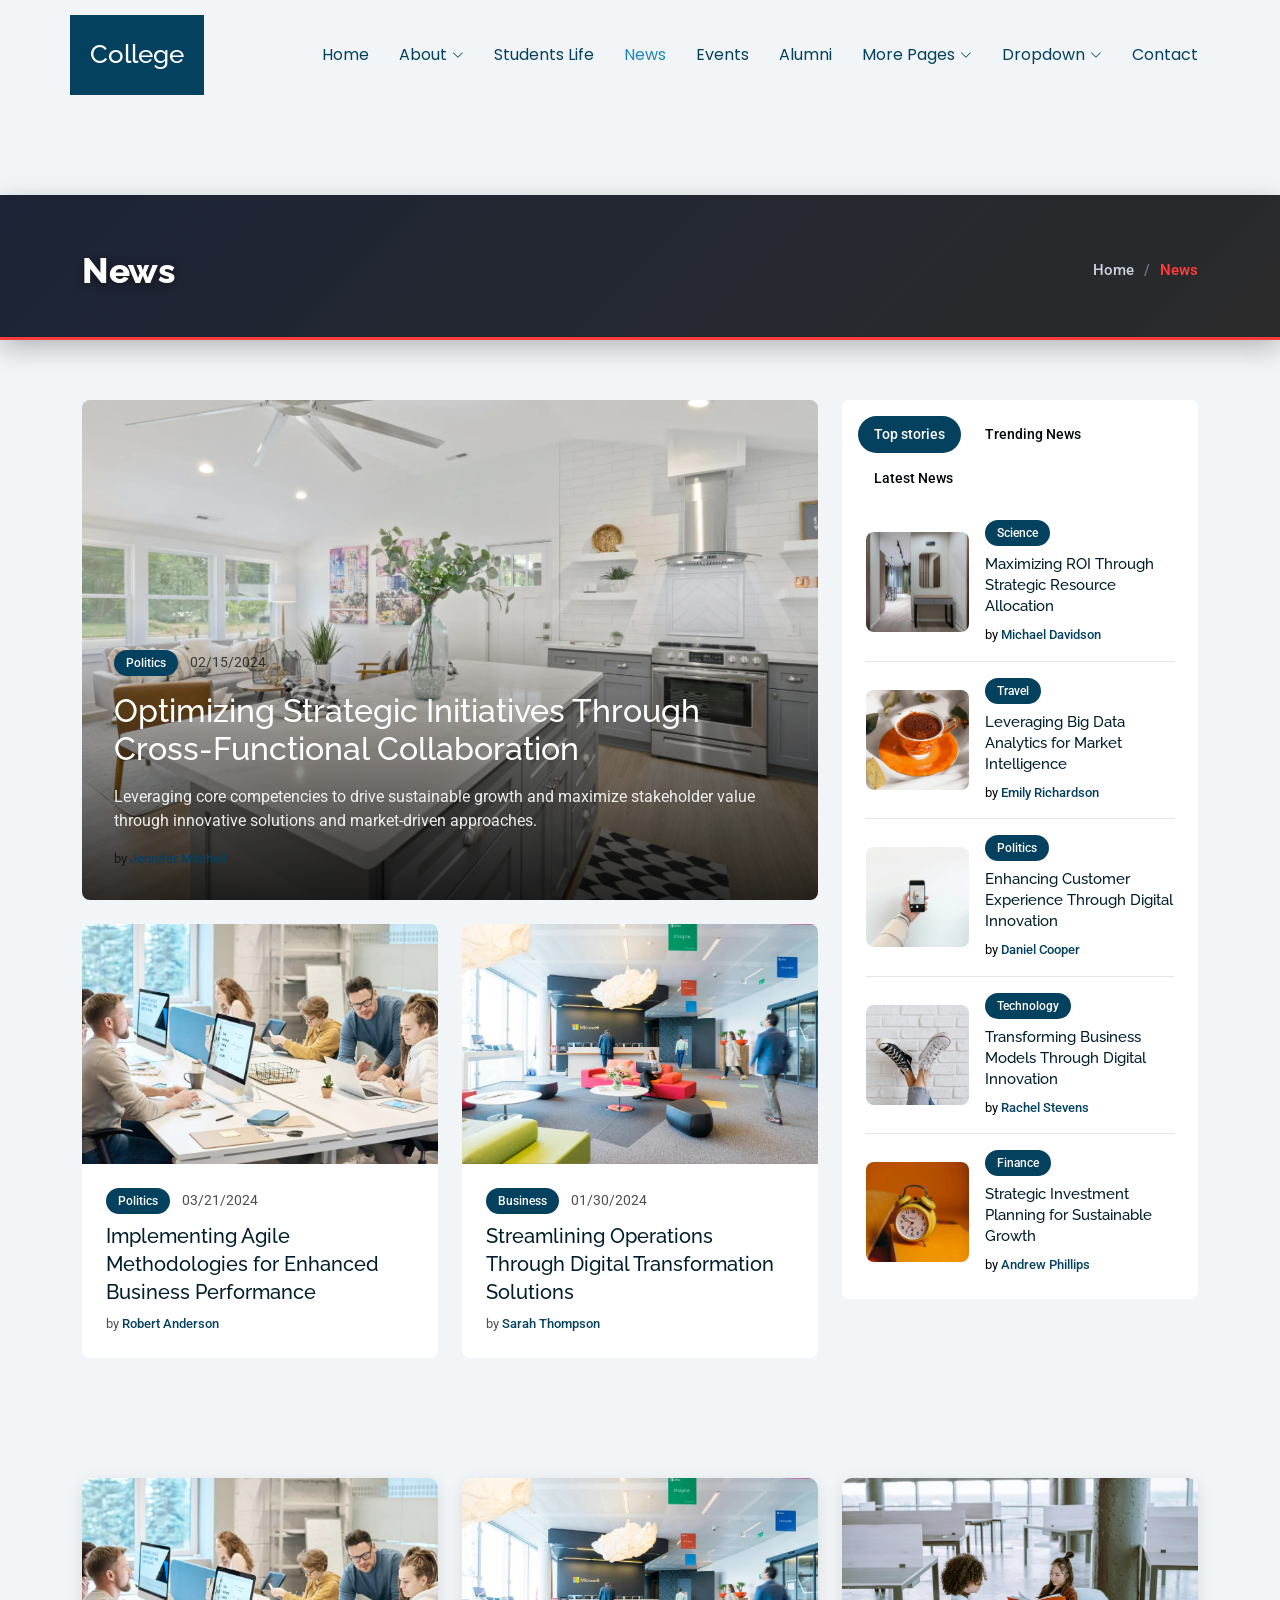
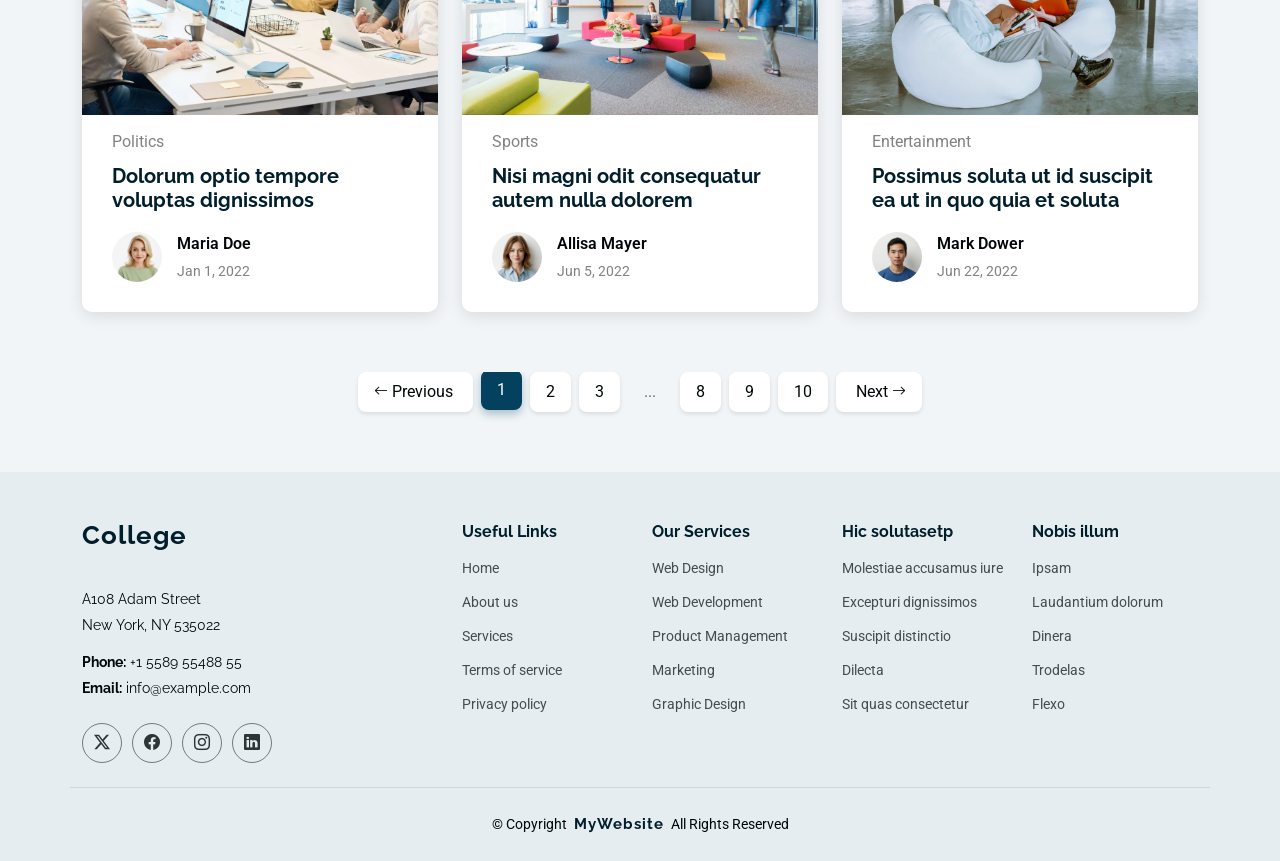
<file: news.html>
<!DOCTYPE html>
<html lang="en">

<head>
  <meta charset="utf-8">
  <meta content="width=device-width, initial-scale=1.0" name="viewport">
  <title>News - College Bootstrap Template</title>
  <meta name="description" content="">
  <meta name="keywords" content="">

  <!-- Favicons -->
  <link href="assets/img/favicon.png" rel="icon">
  <link href="assets/img/apple-touch-icon.png" rel="apple-touch-icon">

  <!-- Fonts -->
  <link href="https://fonts.googleapis.com" rel="preconnect">
  <link href="https://fonts.gstatic.com" rel="preconnect" crossorigin>
  <link href="https://fonts.googleapis.com/css2?family=Roboto:ital,wght@0,100;0,300;0,400;0,500;0,700;0,900;1,100;1,300;1,400;1,500;1,700;1,900&family=Poppins:ital,wght@0,100;0,200;0,300;0,400;0,500;0,600;0,700;0,800;0,900;1,100;1,200;1,300;1,400;1,500;1,600;1,700;1,800;1,900&family=Raleway:ital,wght@0,100;0,200;0,300;0,400;0,500;0,600;0,700;0,800;0,900;1,100;1,200;1,300;1,400;1,500;1,600;1,700;1,800;1,900&display=swap" rel="stylesheet">

  <!-- Vendor CSS Files -->
  <link href="assets/vendor/bootstrap/css/bootstrap.min.css" rel="stylesheet">
  <link href="assets/vendor/bootstrap-icons/bootstrap-icons.css" rel="stylesheet">
  <link href="assets/vendor/aos/aos.css" rel="stylesheet">
  <link href="assets/vendor/swiper/swiper-bundle.min.css" rel="stylesheet">
  <link href="assets/vendor/glightbox/css/glightbox.min.css" rel="stylesheet">

  <!-- Main CSS File -->
  <link href="assets/css/main.css" rel="stylesheet">

  <!-- =======================================================
  * Template Name: College
  * Template URL: https://bootstrapmade.com/college-bootstrap-education-template/
  * Updated: Mar 03 2026 with Bootstrap v5.3.8
  * Author: BootstrapMade.com
  * License: https://bootstrapmade.com/license/
  ======================================================== -->
</head>

<body class="news-page">

  <header id="header" class="header d-flex align-items-center sticky-top">
    <div class="header-container container-fluid container-xl position-relative d-flex align-items-center justify-content-end">

      <a href="index.html" class="logo d-flex align-items-center me-auto">
        <!-- Uncomment the line below if you also wish to use an image logo -->
        <!-- <img src="assets/img/logo.webp" alt=""> -->
        <h1 class="sitename">College</h1>
      </a>

      <nav id="navmenu" class="navmenu">
        <ul>
          <li><a href="index.html">Home</a></li>
          <li class="dropdown"><a href="about.html"><span>About</span> <i class="bi bi-chevron-down toggle-dropdown"></i></a>
            <ul>
              <li><a href="about.html">About Us</a></li>
              <li><a href="admissions.html">Admissions</a></li>
              <li><a href="academics.html">Academics</a></li>
              <li><a href="faculty-staff.html">Faculty &amp; Staff</a></li>
              <li><a href="campus-facilities.html">Campus &amp; Facilities</a></li>
            </ul>
          </li>

          <li><a href="students-life.html">Students Life</a></li>
          <li><a href="news.html" class="active">News</a></li>
          <li><a href="events.html">Events</a></li>
          <li><a href="alumni.html">Alumni</a></li>
          <li class="dropdown"><a href="#"><span>More Pages</span> <i class="bi bi-chevron-down toggle-dropdown"></i></a>
            <ul>
              <li><a href="news-details.html">News Details</a></li>
              <li><a href="event-details.html">Event Details</a></li>
              <li><a href="privacy.html">Privacy</a></li>
              <li><a href="terms-of-service.html">Terms of Service</a></li>
              <li><a href="404.html">Error 404</a></li>
              <li><a href="starter-page.html">Starter Page</a></li>
            </ul>
          </li>

          <li class="dropdown"><a href="#"><span>Dropdown</span> <i class="bi bi-chevron-down toggle-dropdown"></i></a>
            <ul>
              <li><a href="#">Dropdown 1</a></li>
              <li class="dropdown"><a href="#"><span>Deep Dropdown</span> <i class="bi bi-chevron-down toggle-dropdown"></i></a>
                <ul>
                  <li><a href="#">Deep Dropdown 1</a></li>
                  <li><a href="#">Deep Dropdown 2</a></li>
                  <li><a href="#">Deep Dropdown 3</a></li>
                  <li><a href="#">Deep Dropdown 4</a></li>
                  <li><a href="#">Deep Dropdown 5</a></li>
                </ul>
              </li>
              <li><a href="#">Dropdown 2</a></li>
              <li><a href="#">Dropdown 3</a></li>
              <li><a href="#">Dropdown 4</a></li>
            </ul>
          </li>
          <li><a href="contact.html">Contact</a></li>
        </ul>
        <i class="mobile-nav-toggle d-xl-none bi bi-list"></i>
      </nav>

    </div>
  </header>

  <main class="main">

    <!-- Page Title -->
    <div class="page-title light-background">
      <div class="container d-lg-flex justify-content-between align-items-center">
        <h1 class="mb-2 mb-lg-0">News</h1>
        <nav class="breadcrumbs">
          <ol>
            <li><a href="index.html">Home</a></li>
            <li class="current">News</li>
          </ol>
        </nav>
      </div>
    </div><!-- End Page Title -->

    <!-- News Hero Section -->
    <section id="news-hero" class="news-hero section">

      <div class="container" data-aos="fade-up" data-aos-delay="100">

        <div class="row g-4">
          <!-- Main Content Area -->
          <div class="col-lg-8">
            <!-- Featured Article -->
            <article class="featured-post position-relative mb-4" data-aos="fade-up">
              <img src="assets/img/blog/blog-hero-9.webp" alt="Featured post" class="img-fluid">
              <div class="post-overlay">
                <div class="post-content">
                  <div class="post-meta">
                    <span class="category">Politics</span>
                    <span class="date">02/15/2024</span>
                  </div>
                  <h2 class="post-title">
                    <a href="#">Optimizing Strategic Initiatives Through Cross-Functional Collaboration</a>
                  </h2>
                  <p class="post-excerpt">Leveraging core competencies to drive sustainable growth and maximize stakeholder value through innovative solutions and market-driven approaches.</p>
                  <div class="post-author">
                    <span>by</span>
                    <a href="#">Jennifer Mitchell</a>
                  </div>
                </div>
              </div>
            </article>

            <!-- Secondary Articles -->
            <div class="row g-4">
              <div class="col-md-6">
                <article class="secondary-post" data-aos="fade-up">
                  <div class="post-image">
                    <img src="assets/img/blog/blog-post-1.webp" alt="Post" class="img-fluid">
                  </div>
                  <div class="post-content">
                    <div class="post-meta">
                      <span class="category">Politics</span>
                      <span class="date">03/21/2024</span>
                    </div>
                    <h3 class="post-title">
                      <a href="#">Implementing Agile Methodologies for Enhanced Business Performance</a>
                    </h3>
                    <div class="post-author">
                      <span>by</span>
                      <a href="#">Robert Anderson</a>
                    </div>
                  </div>
                </article>
              </div>
              <div class="col-md-6">
                <article class="secondary-post" data-aos="fade-up" data-aos-delay="100">
                  <div class="post-image">
                    <img src="assets/img/blog/blog-post-2.webp" alt="Post" class="img-fluid">
                  </div>
                  <div class="post-content">
                    <div class="post-meta">
                      <span class="category">Business</span>
                      <span class="date">01/30/2024</span>
                    </div>
                    <h3 class="post-title">
                      <a href="#">Streamlining Operations Through Digital Transformation Solutions</a>
                    </h3>
                    <div class="post-author">
                      <span>by</span>
                      <a href="#">Sarah Thompson</a>
                    </div>
                  </div>
                </article>
              </div>
            </div>
          </div><!-- End Main Content Area -->

          <!-- Sidebar with Tabs -->
          <div class="col-lg-4">
            <div class="news-tabs" data-aos="fade-up" data-aos-delay="200">
              <ul class="nav nav-tabs" role="tablist">
                <li class="nav-item" role="presentation">
                  <button class="nav-link active" data-bs-toggle="tab" data-bs-target="#top-stories" type="button">Top stories</button>
                </li>
                <li class="nav-item" role="presentation">
                  <button class="nav-link" data-bs-toggle="tab" data-bs-target="#trending" type="button">Trending News</button>
                </li>
                <li class="nav-item" role="presentation">
                  <button class="nav-link" data-bs-toggle="tab" data-bs-target="#latest" type="button">Latest News</button>
                </li>
              </ul>

              <div class="tab-content">
                <!-- Top Stories Tab -->
                <div class="tab-pane fade show active" id="top-stories">
                  <article class="tab-post">
                    <div class="row g-0 align-items-center">
                      <div class="col-4">
                        <img src="assets/img/blog/blog-post-square-1.webp" alt="Post" class="img-fluid">
                      </div>
                      <div class="col-8">
                        <div class="post-content">
                          <span class="category">Science</span>
                          <h4 class="post-title"><a href="#">Maximizing ROI Through Strategic Resource Allocation</a></h4>
                          <div class="post-author">by <a href="#">Michael Davidson</a></div>
                        </div>
                      </div>
                    </div>
                  </article>

                  <article class="tab-post">
                    <div class="row g-0 align-items-center">
                      <div class="col-4">
                        <img src="assets/img/blog/blog-post-square-2.webp" alt="Post" class="img-fluid">
                      </div>
                      <div class="col-8">
                        <div class="post-content">
                          <span class="category">Travel</span>
                          <h4 class="post-title"><a href="#">Leveraging Big Data Analytics for Market Intelligence</a></h4>
                          <div class="post-author">by <a href="#">Emily Richardson</a></div>
                        </div>
                      </div>
                    </div>
                  </article>

                  <article class="tab-post">
                    <div class="row g-0 align-items-center">
                      <div class="col-4">
                        <img src="assets/img/blog/blog-post-square-3.webp" alt="Post" class="img-fluid">
                      </div>
                      <div class="col-8">
                        <div class="post-content">
                          <span class="category">Politics</span>
                          <h4 class="post-title"><a href="#">Enhancing Customer Experience Through Digital Innovation</a></h4>
                          <div class="post-author">by <a href="#">Daniel Cooper</a></div>
                        </div>
                      </div>
                    </div>
                  </article>

                  <article class="tab-post">
                    <div class="row g-0 align-items-center">
                      <div class="col-4">
                        <img src="assets/img/blog/blog-post-square-4.webp" alt="Post" class="img-fluid">
                      </div>
                      <div class="col-8">
                        <div class="post-content">
                          <span class="category">Technology</span>
                          <h4 class="post-title"><a href="#">Transforming Business Models Through Digital Innovation</a></h4>
                          <div class="post-author">by <a href="#">Rachel Stevens</a></div>
                        </div>
                      </div>
                    </div>
                  </article>

                  <article class="tab-post">
                    <div class="row g-0 align-items-center">
                      <div class="col-4">
                        <img src="assets/img/blog/blog-post-square-5.webp" alt="Post" class="img-fluid">
                      </div>
                      <div class="col-8">
                        <div class="post-content">
                          <span class="category">Finance</span>
                          <h4 class="post-title"><a href="#">Strategic Investment Planning for Sustainable Growth</a></h4>
                          <div class="post-author">by <a href="#">Andrew Phillips</a></div>
                        </div>
                      </div>
                    </div>
                  </article>
                </div>

                <!-- Trending News Tab -->
                <div class="tab-pane fade" id="trending">
                  <article class="tab-post">
                    <div class="row g-0 align-items-center">
                      <div class="col-4">
                        <img src="assets/img/blog/blog-post-square-4.webp" alt="Post" class="img-fluid">
                      </div>
                      <div class="col-8">
                        <div class="post-content">
                          <span class="category">Science</span>
                          <h4 class="post-title"><a href="#">Implementing Sustainable Business Practices for Long-term Growth</a></h4>
                          <div class="post-author">by <a href="#">Alexandra Foster</a></div>
                        </div>
                      </div>
                    </div>
                  </article>

                  <article class="tab-post">
                    <div class="row g-0 align-items-center">
                      <div class="col-4">
                        <img src="assets/img/blog/blog-post-square-5.webp" alt="Post" class="img-fluid">
                      </div>
                      <div class="col-8">
                        <div class="post-content">
                          <span class="category">Style</span>
                          <h4 class="post-title"><a href="#">Optimizing Supply Chain Management Through Technology Integration</a></h4>
                          <div class="post-author">by <a href="#">Christopher Wells</a></div>
                        </div>
                      </div>
                    </div>
                  </article>

                  <article class="tab-post">
                    <div class="row g-0 align-items-center">
                      <div class="col-4">
                        <img src="assets/img/blog/blog-post-square-6.webp" alt="Post" class="img-fluid">
                      </div>
                      <div class="col-8">
                        <div class="post-content">
                          <span class="category">Politics</span>
                          <h4 class="post-title"><a href="#">Developing Strategic Partnerships for Market Expansion</a></h4>
                          <div class="post-author">by <a href="#">Victoria Palmer</a></div>
                        </div>
                      </div>
                    </div>
                  </article>

                  <article class="tab-post">
                    <div class="row g-0 align-items-center">
                      <div class="col-4">
                        <img src="assets/img/blog/blog-post-square-7.webp" alt="Post" class="img-fluid">
                      </div>
                      <div class="col-8">
                        <div class="post-content">
                          <span class="category">Marketing</span>
                          <h4 class="post-title"><a href="#">Enhancing Brand Value Through Customer-Centric Strategies</a></h4>
                          <div class="post-author">by <a href="#">Sophia Rodriguez</a></div>
                        </div>
                      </div>
                    </div>
                  </article>

                  <article class="tab-post">
                    <div class="row g-0 align-items-center">
                      <div class="col-4">
                        <img src="assets/img/blog/blog-post-square-8.webp" alt="Post" class="img-fluid">
                      </div>
                      <div class="col-8">
                        <div class="post-content">
                          <span class="category">Leadership</span>
                          <h4 class="post-title"><a href="#">Building High-Performance Teams in Dynamic Environments</a></h4>
                          <div class="post-author">by <a href="#">Nathan Brooks</a></div>
                        </div>
                      </div>
                    </div>
                  </article>
                </div>

                <!-- Latest News Tab -->
                <div class="tab-pane fade" id="latest">
                  <article class="tab-post">
                    <div class="row g-0 align-items-center">
                      <div class="col-4">
                        <img src="assets/img/blog/blog-post-square-7.webp" alt="Post" class="img-fluid">
                      </div>
                      <div class="col-8">
                        <div class="post-content">
                          <span class="category">Health</span>
                          <h4 class="post-title"><a href="#">Accelerating Innovation Through Cross-functional Collaboration</a></h4>
                          <div class="post-author">by <a href="#">Benjamin Carter</a></div>
                        </div>
                      </div>
                    </div>
                  </article>

                  <article class="tab-post">
                    <div class="row g-0 align-items-center">
                      <div class="col-4">
                        <img src="assets/img/blog/blog-post-square-8.webp" alt="Post" class="img-fluid">
                      </div>
                      <div class="col-8">
                        <div class="post-content">
                          <span class="category">Business</span>
                          <h4 class="post-title"><a href="#">Driving Business Growth Through Strategic Digital Initiatives</a></h4>
                          <div class="post-author">by <a href="#">Olivia Martinez</a></div>
                        </div>
                      </div>
                    </div>
                  </article>

                  <article class="tab-post">
                    <div class="row g-0 align-items-center">
                      <div class="col-4">
                        <img src="assets/img/blog/blog-post-square-9.webp" alt="Post" class="img-fluid">
                      </div>
                      <div class="col-8">
                        <div class="post-content">
                          <span class="category">Sports</span>
                          <h4 class="post-title"><a href="#">Maximizing Operational Efficiency Through Process Optimization</a></h4>
                          <div class="post-author">by <a href="#">William Turner</a></div>
                        </div>
                      </div>
                    </div>
                  </article>

                  <article class="tab-post">
                    <div class="row g-0 align-items-center">
                      <div class="col-4">
                        <img src="assets/img/blog/blog-post-square-10.webp" alt="Post" class="img-fluid">
                      </div>
                      <div class="col-8">
                        <div class="post-content">
                          <span class="category">Innovation</span>
                          <h4 class="post-title"><a href="#">Leveraging AI Solutions for Business Process Automation</a></h4>
                          <div class="post-author">by <a href="#">Isabella Clark</a></div>
                        </div>
                      </div>
                    </div>
                  </article>

                  <article class="tab-post">
                    <div class="row g-0 align-items-center">
                      <div class="col-4">
                        <img src="assets/img/blog/blog-post-square-6.webp" alt="Post" class="img-fluid">
                      </div>
                      <div class="col-8">
                        <div class="post-content">
                          <span class="category">Strategy</span>
                          <h4 class="post-title"><a href="#">Implementing Agile Framework for Project Management Excellence</a></h4>
                          <div class="post-author">by <a href="#">Marcus Henderson</a></div>
                        </div>
                      </div>
                    </div>
                  </article>
                </div>
              </div>
            </div>
          </div>
        </div>
      </div>
    </section><!-- /News Hero Section -->

    <!-- News Posts Section -->
    <section id="news-posts" class="news-posts section">

      <div class="container">

        <div class="row gy-4">

          <div class="col-xl-4 col-md-6" data-aos="fade-up" data-aos-delay="100">
            <article>

              <div class="post-img">
                <img src="assets/img/blog/blog-post-1.webp" alt="" class="img-fluid">
              </div>

              <p class="post-category">Politics</p>

              <h2 class="title">
                <a href="blog-details.html">Dolorum optio tempore voluptas dignissimos</a>
              </h2>

              <div class="d-flex align-items-center">
                <img src="assets/img/person/person-f-12.webp" alt="" class="img-fluid post-author-img flex-shrink-0">
                <div class="post-meta">
                  <p class="post-author">Maria Doe</p>
                  <p class="post-date">
                    <time datetime="2022-01-01">Jan 1, 2022</time>
                  </p>
                </div>
              </div>

            </article>
          </div><!-- End post list item -->

          <div class="col-xl-4 col-md-6" data-aos="fade-up" data-aos-delay="200">
            <article>

              <div class="post-img">
                <img src="assets/img/blog/blog-post-2.webp" alt="" class="img-fluid">
              </div>

              <p class="post-category">Sports</p>

              <h2 class="title">
                <a href="blog-details.html">Nisi magni odit consequatur autem nulla dolorem</a>
              </h2>

              <div class="d-flex align-items-center">
                <img src="assets/img/person/person-f-13.webp" alt="" class="img-fluid post-author-img flex-shrink-0">
                <div class="post-meta">
                  <p class="post-author">Allisa Mayer</p>
                  <p class="post-date">
                    <time datetime="2022-01-01">Jun 5, 2022</time>
                  </p>
                </div>
              </div>

            </article>
          </div><!-- End post list item -->

          <div class="col-xl-4 col-md-6" data-aos="fade-up" data-aos-delay="300">
            <article>

              <div class="post-img">
                <img src="assets/img/blog/blog-post-3.webp" alt="" class="img-fluid">
              </div>

              <p class="post-category">Entertainment</p>

              <h2 class="title">
                <a href="blog-details.html">Possimus soluta ut id suscipit ea ut in quo quia et soluta</a>
              </h2>

              <div class="d-flex align-items-center">
                <img src="assets/img/person/person-m-10.webp" alt="" class="img-fluid post-author-img flex-shrink-0">
                <div class="post-meta">
                  <p class="post-author">Mark Dower</p>
                  <p class="post-date">
                    <time datetime="2022-01-01">Jun 22, 2022</time>
                  </p>
                </div>
              </div>

            </article>
          </div><!-- End post list item -->

        </div><!-- End recent posts list -->

      </div>

    </section><!-- /News Posts Section -->

    <!-- Pagination 2 Section -->
    <section id="pagination-2" class="pagination-2 section">

      <div class="container">
        <nav class="d-flex justify-content-center" aria-label="Page navigation">
          <ul>
            <li>
              <a href="#" aria-label="Previous page">
                <i class="bi bi-arrow-left"></i>
                <span class="d-none d-sm-inline">Previous</span>
              </a>
            </li>

            <li><a href="#" class="active">1</a></li>
            <li><a href="#">2</a></li>
            <li><a href="#">3</a></li>
            <li class="ellipsis">...</li>
            <li><a href="#">8</a></li>
            <li><a href="#">9</a></li>
            <li><a href="#">10</a></li>

            <li>
              <a href="#" aria-label="Next page">
                <span class="d-none d-sm-inline">Next</span>
                <i class="bi bi-arrow-right"></i>
              </a>
            </li>
          </ul>
        </nav>
      </div>

    </section><!-- /Pagination 2 Section -->

  </main>

  <footer id="footer" class="footer position-relative light-background">

    <div class="container footer-top">
      <div class="row gy-4">
        <div class="col-lg-4 col-md-6 footer-about">
          <a href="index.html" class="logo d-flex align-items-center">
            <span class="sitename">College</span>
          </a>
          <div class="footer-contact pt-3">
            <p>A108 Adam Street</p>
            <p>New York, NY 535022</p>
            <p class="mt-3"><strong>Phone:</strong> <span>+1 5589 55488 55</span></p>
            <p><strong>Email:</strong> <span>info@example.com</span></p>
          </div>
          <div class="social-links d-flex mt-4">
            <a href=""><i class="bi bi-twitter-x"></i></a>
            <a href=""><i class="bi bi-facebook"></i></a>
            <a href=""><i class="bi bi-instagram"></i></a>
            <a href=""><i class="bi bi-linkedin"></i></a>
          </div>
        </div>

        <div class="col-lg-2 col-md-3 footer-links">
          <h4>Useful Links</h4>
          <ul>
            <li><a href="#">Home</a></li>
            <li><a href="#">About us</a></li>
            <li><a href="#">Services</a></li>
            <li><a href="#">Terms of service</a></li>
            <li><a href="#">Privacy policy</a></li>
          </ul>
        </div>

        <div class="col-lg-2 col-md-3 footer-links">
          <h4>Our Services</h4>
          <ul>
            <li><a href="#">Web Design</a></li>
            <li><a href="#">Web Development</a></li>
            <li><a href="#">Product Management</a></li>
            <li><a href="#">Marketing</a></li>
            <li><a href="#">Graphic Design</a></li>
          </ul>
        </div>

        <div class="col-lg-2 col-md-3 footer-links">
          <h4>Hic solutasetp</h4>
          <ul>
            <li><a href="#">Molestiae accusamus iure</a></li>
            <li><a href="#">Excepturi dignissimos</a></li>
            <li><a href="#">Suscipit distinctio</a></li>
            <li><a href="#">Dilecta</a></li>
            <li><a href="#">Sit quas consectetur</a></li>
          </ul>
        </div>

        <div class="col-lg-2 col-md-3 footer-links">
          <h4>Nobis illum</h4>
          <ul>
            <li><a href="#">Ipsam</a></li>
            <li><a href="#">Laudantium dolorum</a></li>
            <li><a href="#">Dinera</a></li>
            <li><a href="#">Trodelas</a></li>
            <li><a href="#">Flexo</a></li>
          </ul>
        </div>

      </div>
    </div>

    <div class="container copyright text-center mt-4">
      <p>© <span>Copyright</span> <strong class="px-1 sitename">MyWebsite</strong> <span>All Rights Reserved</span></p>
    </div>

  </footer>

  <!-- Scroll Top -->
  <a href="#" id="scroll-top" class="scroll-top d-flex align-items-center justify-content-center"><i class="bi bi-arrow-up-short"></i></a>

  <!-- Preloader -->
  <div id="preloader"></div>

  <!-- Vendor JS Files -->
  <script src="assets/vendor/bootstrap/js/bootstrap.bundle.min.js"></script>
  <script src="assets/vendor/php-email-form/validate.js"></script>
  <script src="assets/vendor/aos/aos.js"></script>
  <script src="assets/vendor/swiper/swiper-bundle.min.js"></script>
  <script src="assets/vendor/purecounter/purecounter_vanilla.js"></script>
  <script src="assets/vendor/imagesloaded/imagesloaded.pkgd.min.js"></script>
  <script src="assets/vendor/isotope-layout/isotope.pkgd.min.js"></script>
  <script src="assets/vendor/glightbox/js/glightbox.min.js"></script>

  <!-- Main JS File -->
  <script src="assets/js/main.js"></script>

</body>

</html>
</file>
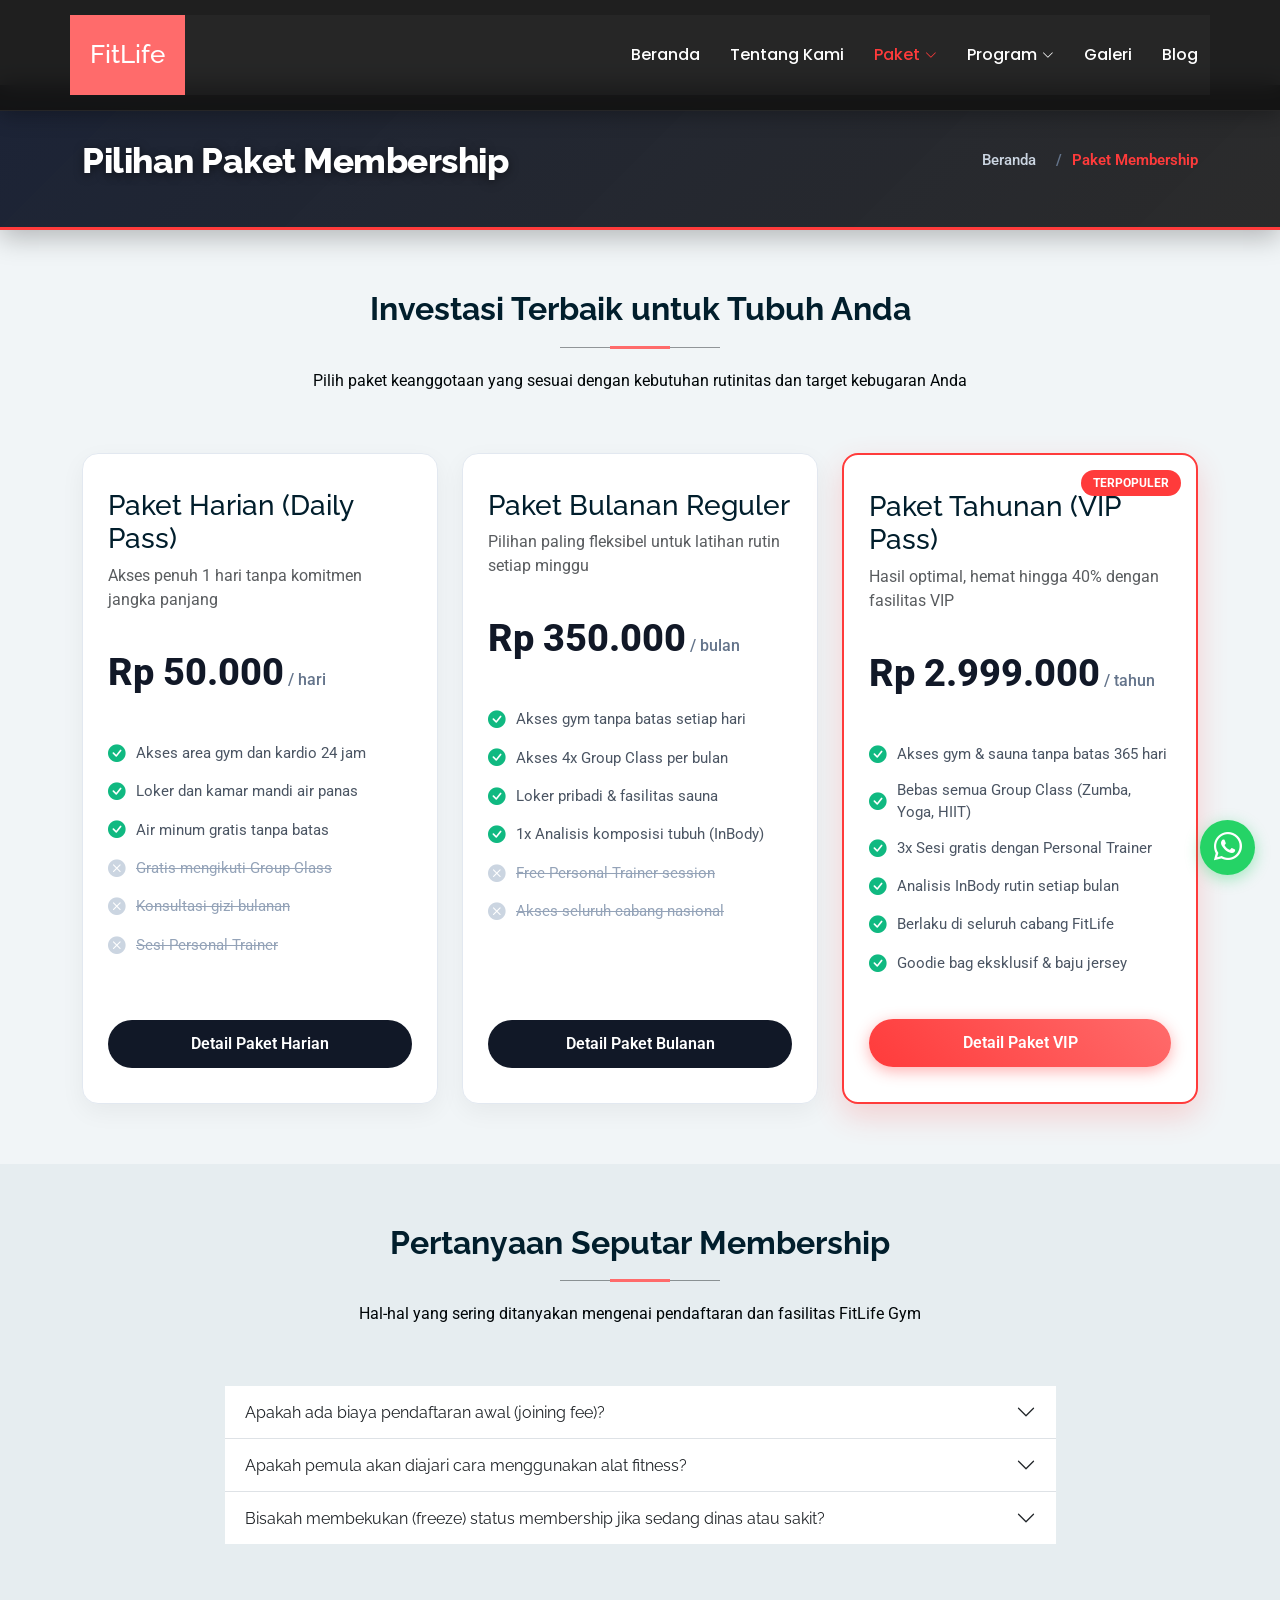
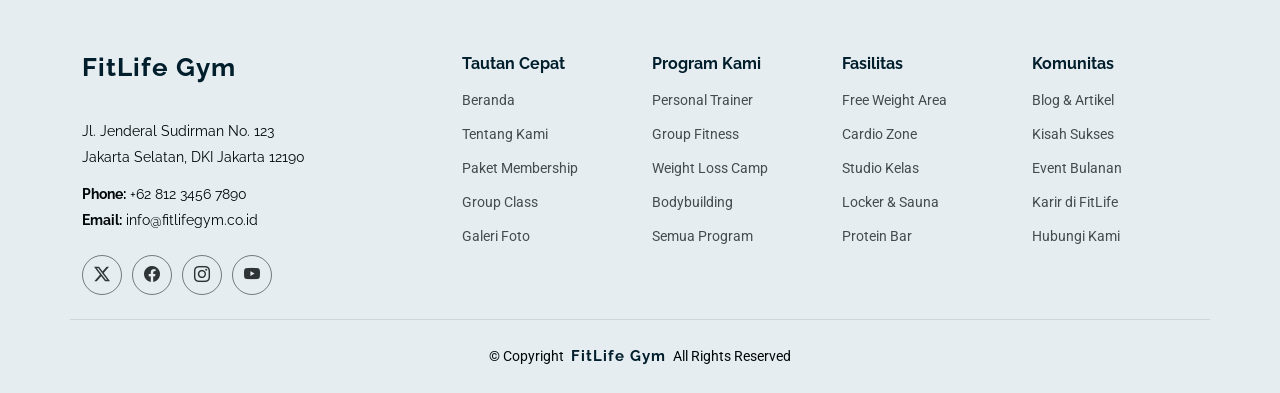
<file: paket.html>
<!DOCTYPE html>
<html lang="id">

<head>
  <meta charset="utf-8">
  <meta content="width=device-width, initial-scale=1.0" name="viewport">
  <title>Pilihan Paket Membership | FitLife Gym & Fitness Center</title>
  <meta name="description" content="Temukan paket membership gym terbaik di FitLife. Pilihan paket harian, bulanan, tahunan VIP, pelajar, dan keluarga dengan fasilitas modern terlengkap.">
  <meta name="keywords" content="paket gym, harga member gym, paket fitness jakarta, membership fitlife, gym harian, gym bulanan, gym tahunan">

  <!-- Favicons -->
  <link href="assets/img/favicon.png" rel="icon">
  <link href="assets/img/apple-touch-icon.png" rel="apple-touch-icon">

  <!-- Fonts -->
  <link href="https://fonts.googleapis.com" rel="preconnect">
  <link href="https://fonts.gstatic.com" rel="preconnect" crossorigin>
  <link
    href="https://fonts.googleapis.com/css2?family=Roboto:ital,wght@0,100;0,300;0,400;0,500;0,700;0,900;1,100;1,300;1,400;1,500;1,700;1,900&family=Poppins:ital,wght@0,100;0,200;0,300;0,400;0,500;0,600;0,700;0,800;0,900;1,100;1,200;1,300;1,400;1,500;1,600;1,700;1,800;1,900&family=Raleway:ital,wght@0,100;0,200;0,300;0,400;0,500;0,600;0,700;0,800;0,900;1,100;1,200;1,300;1,400;1,500;1,600;1,700;1,800;1,900&display=swap"
    rel="stylesheet">

  <!-- Vendor CSS Files -->
  <link href="assets/vendor/bootstrap/css/bootstrap.min.css" rel="stylesheet">
  <link href="assets/vendor/bootstrap-icons/bootstrap-icons.css" rel="stylesheet">
  <link href="assets/vendor/aos/aos.css" rel="stylesheet">
  <link href="assets/vendor/swiper/swiper-bundle.min.css" rel="stylesheet">
  <link href="assets/vendor/glightbox/css/glightbox.min.css" rel="stylesheet">

  <!-- Main CSS File -->
  <link href="assets/css/main.css" rel="stylesheet">

  <!-- Custom Fitness Theme CSS -->
  <style>
    :root {
      --primary-color: #ff3b3b;
      --secondary-color: #1a1a1a;
      --accent-color: #ff6b6b;
    }

    html,
    body {
      overflow-x: hidden;
    }

    .header {
      position: fixed !important;
      top: 0 !important;
      left: 0 !important;
      right: 0 !important;
      width: 100% !important;
      z-index: 1000 !important;
      background-color: rgba(20, 20, 20, 0.95) !important;
      backdrop-filter: blur(10px);
      border-bottom: 1px solid rgba(255, 255, 255, 0.08);
      box-shadow: 0 4px 20px rgba(0, 0, 0, 0.3) !important;
      transition: all 0.3s ease;
    }

    /* Footer Sitename Contrast Fix */
    .footer .sitename,
    .footer .footer-about .logo span,
    .footer .copyright .sitename {
      color: #011e2c !important;
      font-weight: 700 !important;
    }

    /* Desktop Navigation */
    @media (min-width: 1200px) {
      .navmenu > ul > li > a,
      .header .sitename {
        color: #ffffff !important;
        font-weight: 500;
        transition: color 0.3s ease;
      }

      .navmenu > ul > li > a:hover,
      .navmenu > ul > li > a.active {
        color: var(--primary-color) !important;
      }

      /* Desktop Dropdown Menu Styling */
      .navmenu .dropdown > ul {
        background-color: #ffffff !important;
        border-radius: 10px !important;
        box-shadow: 0 12px 35px rgba(0, 0, 0, 0.18) !important;
        border: 1px solid rgba(0, 0, 0, 0.08) !important;
        padding: 8px 0 !important;
        min-width: 230px !important;
        opacity: 0 !important;
        visibility: hidden !important;
        top: 130% !important;
        transition: all 0.25s ease-in-out !important;
      }

      .navmenu .dropdown.dropdown-open > ul {
        opacity: 1 !important;
        visibility: visible !important;
        top: 100% !important;
      }

      .navmenu .dropdown ul li a {
        color: #1e293b !important;
        font-size: 14.5px !important;
        font-weight: 500 !important;
        padding: 10px 20px !important;
        display: block !important;
        transition: all 0.2s ease !important;
      }

      .navmenu .dropdown ul li a:hover {
        color: var(--primary-color) !important;
        background-color: #fff1f1 !important;
        padding-left: 24px !important;
      }

      .navmenu .dropdown ul li:last-child a {
        border-top: 1px solid #f1f5f9 !important;
        color: var(--primary-color) !important;
        font-weight: 600 !important;
      }
    }

    /* Mobile Navigation Styling */
    @media (max-width: 1199px) {
      .mobile-nav-toggle {
        color: #ffffff !important;
        font-size: 32px !important;
        cursor: pointer;
      }

      .navmenu ul {
        position: fixed !important;
        top: 70px !important;
        left: 15px !important;
        right: 15px !important;
        max-height: calc(100vh - 90px) !important;
        overflow-y: auto !important;
        background-color: #ffffff !important;
        border-radius: 14px !important;
        box-shadow: 0 15px 45px rgba(0, 0, 0, 0.3) !important;
        padding: 15px !important;
        margin: 0 !important;
        border: 1px solid rgba(0, 0, 0, 0.08) !important;
      }

      .navmenu ul li a {
        color: #1e293b !important;
        font-size: 16px !important;
        font-weight: 500 !important;
        padding: 12px 15px !important;
        border-bottom: 1px solid #f1f5f9 !important;
      }

      .navmenu ul li a:hover,
      .navmenu ul li a.active {
        color: var(--primary-color) !important;
      }

      .navmenu .dropdown ul {
        background-color: #f8fafc !important;
        border: 1px solid #e2e8f0 !important;
        border-radius: 8px !important;
        margin: 8px 10px 12px 10px !important;
        padding: 6px 0 !important;
        box-shadow: none !important;
      }

      .navmenu .dropdown.dropdown-open > ul {
        display: block !important;
      }

      .navmenu .dropdown ul li a {
        font-size: 14.5px !important;
        color: #334155 !important;
        padding: 8px 18px !important;
        border-bottom: none !important;
      }

      .navmenu .dropdown ul li a:hover {
        color: var(--primary-color) !important;
        background-color: transparent !important;
      }

      .navmenu .dropdown ul li:last-child a {
        color: var(--primary-color) !important;
        font-weight: 600 !important;
      }

      .navmenu .toggle-dropdown {
        color: #1e293b !important;
      }
    }

    .navmenu .dropdown.dropdown-open > a i.toggle-dropdown {
      transform: rotate(180deg);
    }

    .page-title {
      margin-top: 85px !important;
      padding: 55px 0 45px 0 !important;
      background: linear-gradient(135deg, rgba(15, 23, 42, 0.94) 0%, rgba(26, 26, 26, 0.92) 100%),
                  url('https://images.unsplash.com/photo-1534438327276-14e5300c3a48?q=80&w=1470&auto=format&fit=crop') center center / cover no-repeat !important;
      border-bottom: 3px solid var(--primary-color) !important;
      box-shadow: 0 8px 25px rgba(0, 0, 0, 0.25) !important;
      position: relative;
    }

    @media (max-width: 992px) {
      .page-title {
        margin-top: 75px !important;
        padding: 40px 0 32px 0 !important;
      }
    }

    .page-title h1 {
      color: #ffffff !important;
      font-size: 2.2rem !important;
      font-weight: 800 !important;
      letter-spacing: -0.5px;
      margin: 0 !important;
      text-shadow: 0 2px 10px rgba(0, 0, 0, 0.5);
    }

    @media (max-width: 768px) {
      .page-title h1 {
        font-size: 1.75rem !important;
        margin-bottom: 12px !important;
      }
    }

    .page-title .breadcrumbs ol {
      display: flex;
      flex-wrap: wrap;
      list-style: none;
      padding: 0;
      margin: 0;
      font-size: 14.5px;
      font-weight: 500;
      align-items: center;
    }

    .page-title .breadcrumbs ol li a {
      color: #cbd5e1 !important;
      text-decoration: none;
      transition: color 0.2s ease;
    }

    .page-title .breadcrumbs ol li a:hover {
      color: var(--primary-color) !important;
    }

    .page-title .breadcrumbs ol li.current {
      color: var(--primary-color) !important;
      font-weight: 600;
    }

    .page-title .breadcrumbs ol li+li::before {
      content: "/";
      display: inline-block;
      padding: 0 10px;
      color: #64748b !important;
    }

    /* Pricing card styling */
    .pricing-card {
      background: #ffffff;
      border: 1px solid #e2e8f0;
      border-radius: 16px;
      padding: 35px 25px;
      transition: all 0.3s ease;
      position: relative;
      overflow: hidden;
      height: 100%;
      display: flex;
      flex-direction: column;
      box-shadow: 0 8px 25px rgba(0, 0, 0, 0.05);
    }

    .pricing-card:hover {
      transform: translateY(-8px);
      box-shadow: 0 15px 35px rgba(255, 59, 59, 0.15);
      border-color: rgba(255, 59, 59, 0.4);
    }

    .pricing-card.featured {
      border: 2px solid var(--primary-color);
      box-shadow: 0 12px 30px rgba(255, 59, 59, 0.2);
    }

    .pricing-badge {
      position: absolute;
      top: 15px;
      right: 15px;
      background: var(--primary-color);
      color: #fff;
      font-size: 12px;
      font-weight: 700;
      padding: 4px 12px;
      border-radius: 20px;
      text-transform: uppercase;
    }

    .pricing-card .price {
      font-size: 2.4rem;
      font-weight: 800;
      color: #111827;
      margin: 15px 0 20px;
    }

    .pricing-card .price span {
      font-size: 1rem;
      color: #64748b;
      font-weight: 500;
    }

    .pricing-features {
      list-style: none;
      padding: 0;
      margin: 20px 0 30px;
      flex-grow: 1;
    }

    .pricing-features li {
      margin-bottom: 12px;
      font-size: 14.5px;
      color: #4b5563;
      display: flex;
      align-items: center;
    }

    .pricing-features li i {
      color: #10b981;
      margin-right: 10px;
      font-size: 1.1rem;
    }

    .pricing-features li.disabled {
      color: #94a3b8;
      text-decoration: line-through;
    }

    .pricing-features li.disabled i {
      color: #cbd5e1;
    }

    .btn-pricing {
      display: block;
      width: 100%;
      padding: 12px 20px;
      text-align: center;
      border-radius: 30px;
      font-weight: 600;
      text-decoration: none;
      transition: all 0.3s ease;
      background: #111827;
      color: #fff;
    }

    .pricing-card.featured .btn-pricing,
    .btn-pricing:hover {
      background: linear-gradient(45deg, var(--primary-color), var(--accent-color));
      color: #fff;
      box-shadow: 0 4px 15px rgba(255, 59, 59, 0.4);
    }

    /* Floating Scroll-Top: bottom-left on desktop, above WA on mobile */
    .scroll-top {
      left: 20px !important;
      right: auto !important;
      bottom: 25px !important;
      z-index: 99999 !important;
      border-radius: 50% !important;
      width: 48px !important;
      height: 48px !important;
      box-shadow: 0 4px 15px rgba(0, 0, 0, 0.25) !important;
    }

    .floating-wa {
      position: fixed;
      bottom: 25px !important;
      right: 25px !important;
      width: 55px;
      height: 55px;
      background-color: #25d366;
      color: white;
      border-radius: 50%;
      display: flex;
      align-items: center;
      justify-content: center;
      font-size: 28px;
      z-index: 9999;
      box-shadow: 0 4px 15px rgba(37, 211, 102, 0.4);
      transition: 0.3s;
      animation: bounce 2s infinite;
    }

    .floating-wa:hover {
      background-color: #128c7e;
      color: white;
      transform: scale(1.1);
    }

    @media (max-width: 768px) {
      .scroll-top {
        left: auto !important;
        right: 15px !important;
        bottom: 85px !important;
        width: 44px !important;
        height: 44px !important;
      }

      .floating-wa {
        bottom: 20px !important;
        right: 15px !important;
        width: 50px !important;
        height: 50px !important;
        font-size: 24px !important;
      }
    }

    @keyframes bounce {
      0%, 20%, 50%, 80%, 100% {
        transform: translateY(0);
      }
      40% {
        transform: translateY(-10px);
      }
      60% {
        transform: translateY(-5px);
      }
    }
  </style>

</head>

<body class="packages-page">

  <header id="header" class="header d-flex align-items-center fixed-top">
    <div
      class="header-container container-fluid container-xl position-relative d-flex align-items-center justify-content-end">

      <a href="index.html" class="logo d-flex align-items-center me-auto">
        <h1 class="sitename">FitLife</h1>
      </a>

      <nav id="navmenu" class="navmenu">
        <ul>
          <li><a href="index.html">Beranda</a></li>
          <li><a href="about.html">Tentang Kami</a></li>

          <li class="dropdown"><a href="javascript:void(0)" class="dropdown-toggle-btn active"><span>Paket</span> <i class="bi bi-chevron-down toggle-dropdown"></i></a>
            <ul>
              <li><a href="paket-harian.html">Paket Harian</a></li>
              <li><a href="paket-bulanan.html">Paket Bulanan</a></li>
              <li><a href="paket-tahunan.html">Paket Tahunan (VIP)</a></li>
              <li><a href="paket.html" class="active">Lihat Semua Paket</a></li>
            </ul>
          </li>

          <li class="dropdown"><a href="javascript:void(0)" class="dropdown-toggle-btn"><span>Program</span> <i class="bi bi-chevron-down toggle-dropdown"></i></a>
            <ul>
              <li><a href="group-class.html">Group Class</a></li>
              <li><a href="personal-trainer.html">Personal Trainer</a></li>
              <li><a href="program-penurunan-berat-badan.html">Program Penurunan Berat Badan</a></li>
              <li><a href="program-pembentukan-otot.html">Program Pembentukan Otot</a></li>
              <li><a href="program.html">Lihat Semua Program</a></li>
            </ul>
          </li>

          <li><a href="galeri.html">Galeri</a></li>
          <li><a href="blog.html">Blog</a></li>
        </ul>
        <i class="mobile-nav-toggle d-xl-none bi bi-list"></i>
      </nav>

    </div>
  </header>

  <main class="main">

    <!-- Page Title -->
    <div class="page-title light-background">
      <div class="container d-lg-flex justify-content-between align-items-center">
        <h1 class="mb-2 mb-lg-0">Pilihan Paket Membership</h1>
        <nav class="breadcrumbs">
          <ol>
            <li><a href="index.html">Beranda</a></li>
            <li class="current">Paket Membership</li>
          </ol>
        </nav>
      </div>
    </div><!-- End Page Title -->

    <!-- Pricing Section -->
    <section id="pricing" class="pricing section">

      <div class="container section-title" data-aos="fade-up">
        <h2>Investasi Terbaik untuk Tubuh Anda</h2>
        <p>Pilih paket keanggotaan yang sesuai dengan kebutuhan rutinitas dan target kebugaran Anda</p>
      </div>

      <div class="container" data-aos="fade-up" data-aos-delay="100">

        <div class="row gy-4">

          <!-- Paket Harian -->
          <div class="col-lg-4 col-md-6" data-aos="zoom-in" data-aos-delay="100">
            <div class="pricing-card">
              <h3>Paket Harian (Daily Pass)</h3>
              <p class="text-muted">Akses penuh 1 hari tanpa komitmen jangka panjang</p>
              <div class="price">Rp 50.000<span> / hari</span></div>
              <ul class="pricing-features">
                <li><i class="bi bi-check-circle-fill"></i> Akses area gym dan kardio 24 jam</li>
                <li><i class="bi bi-check-circle-fill"></i> Loker dan kamar mandi air panas</li>
                <li><i class="bi bi-check-circle-fill"></i> Air minum gratis tanpa batas</li>
                <li class="disabled"><i class="bi bi-x-circle-fill"></i> Gratis mengikuti Group Class</li>
                <li class="disabled"><i class="bi bi-x-circle-fill"></i> Konsultasi gizi bulanan</li>
                <li class="disabled"><i class="bi bi-x-circle-fill"></i> Sesi Personal Trainer</li>
              </ul>
              <a href="paket-harian.html" class="btn-pricing">Detail Paket Harian</a>
            </div>
          </div>

          <!-- Paket Bulanan -->
          <div class="col-lg-4 col-md-6" data-aos="zoom-in" data-aos-delay="200">
            <div class="pricing-card">
              <h3>Paket Bulanan Reguler</h3>
              <p class="text-muted">Pilihan paling fleksibel untuk latihan rutin setiap minggu</p>
              <div class="price">Rp 350.000<span> / bulan</span></div>
              <ul class="pricing-features">
                <li><i class="bi bi-check-circle-fill"></i> Akses gym tanpa batas setiap hari</li>
                <li><i class="bi bi-check-circle-fill"></i> Akses 4x Group Class per bulan</li>
                <li><i class="bi bi-check-circle-fill"></i> Loker pribadi & fasilitas sauna</li>
                <li><i class="bi bi-check-circle-fill"></i> 1x Analisis komposisi tubuh (InBody)</li>
                <li class="disabled"><i class="bi bi-x-circle-fill"></i> Free Personal Trainer session</li>
                <li class="disabled"><i class="bi bi-x-circle-fill"></i> Akses seluruh cabang nasional</li>
              </ul>
              <a href="paket-bulanan.html" class="btn-pricing">Detail Paket Bulanan</a>
            </div>
          </div>

          <!-- Paket Tahunan VIP (Featured) -->
          <div class="col-lg-4 col-md-6" data-aos="zoom-in" data-aos-delay="300">
            <div class="pricing-card featured">
              <span class="pricing-badge">Terpopuler</span>
              <h3>Paket Tahunan (VIP Pass)</h3>
              <p class="text-muted">Hasil optimal, hemat hingga 40% dengan fasilitas VIP</p>
              <div class="price">Rp 2.999.000<span> / tahun</span></div>
              <ul class="pricing-features">
                <li><i class="bi bi-check-circle-fill"></i> Akses gym & sauna tanpa batas 365 hari</li>
                <li><i class="bi bi-check-circle-fill"></i> Bebas semua Group Class (Zumba, Yoga, HIIT)</li>
                <li><i class="bi bi-check-circle-fill"></i> 3x Sesi gratis dengan Personal Trainer</li>
                <li><i class="bi bi-check-circle-fill"></i> Analisis InBody rutin setiap bulan</li>
                <li><i class="bi bi-check-circle-fill"></i> Berlaku di seluruh cabang FitLife</li>
                <li><i class="bi bi-check-circle-fill"></i> Goodie bag eksklusif & baju jersey</li>
              </ul>
              <a href="paket-tahunan.html" class="btn-pricing">Detail Paket VIP</a>
            </div>
          </div>

        </div>

      </div>

    </section><!-- /Pricing Section -->

    <!-- FAQ Section -->
    <section id="faq" class="faq section light-background">
      <div class="container section-title" data-aos="fade-up">
        <h2>Pertanyaan Seputar Membership</h2>
        <p>Hal-hal yang sering ditanyakan mengenai pendaftaran dan fasilitas FitLife Gym</p>
      </div>

      <div class="container" data-aos="fade-up" data-aos-delay="100">
        <div class="row justify-content-center">
          <div class="col-lg-9">
            <div class="accordion accordion-flush" id="faqlist">
              <div class="accordion-item">
                <h3 class="accordion-header">
                  <button class="accordion-button collapsed" type="button" data-bs-toggle="collapse" data-bs-target="#faq-content-1">
                    Apakah ada biaya pendaftaran awal (joining fee)?
                  </button>
                </h3>
                <div id="faq-content-1" class="accordion-collapse collapse" data-bs-parent="#faqlist">
                  <div class="accordion-body">
                    Khusus bulan ini, seluruh pendaftaran member bulanan dan tahunan mendapatkan promo <strong>Gratis Joining Fee</strong>! Anda hanya membayar tarif paket membership yang dipilih.
                  </div>
                </div>
              </div>

              <div class="accordion-item">
                <h3 class="accordion-header">
                  <button class="accordion-button collapsed" type="button" data-bs-toggle="collapse" data-bs-target="#faq-content-2">
                    Apakah pemula akan diajari cara menggunakan alat fitness?
                  </button>
                </h3>
                <div id="faq-content-2" class="accordion-collapse collapse" data-bs-parent="#faqlist">
                  <div class="accordion-body">
                    Tentu! Seluruh member baru berhak mendapatkan sesi pengenalan alat (*Gym Induction*) dan panduan keselamatan latihan secara gratis bersama floor trainer kami.
                  </div>
                </div>
              </div>

              <div class="accordion-item">
                <h3 class="accordion-header">
                  <button class="accordion-button collapsed" type="button" data-bs-toggle="collapse" data-bs-target="#faq-content-3">
                    Bisakah membekukan (freeze) status membership jika sedang dinas atau sakit?
                  </button>
                </h3>
                <div id="faq-content-3" class="accordion-collapse collapse" data-bs-parent="#faqlist">
                  <div class="accordion-body">
                    Bisa. Member tahunan memiliki kuota pembekuan hingga 60 hari dalam setahun tanpa biaya tambahan dengan menunjukkan bukti izin resmi.
                  </div>
                </div>
              </div>
            </div>
          </div>
        </div>
      </div>
    </section>

  </main>

  <footer id="footer" class="footer position-relative light-background">

    <div class="container footer-top">
      <div class="row gy-4">
        <div class="col-lg-4 col-md-6 footer-about">
          <a href="index.html" class="logo d-flex align-items-center">
            <span class="sitename">FitLife Gym</span>
          </a>
          <div class="footer-contact pt-3">
            <p>Jl. Jenderal Sudirman No. 123</p>
            <p>Jakarta Selatan, DKI Jakarta 12190</p>
            <p class="mt-3"><strong>Phone:</strong> <span>+62 812 3456 7890</span></p>
            <p><strong>Email:</strong> <span>info@fitlifegym.co.id</span></p>
          </div>
          <div class="social-links d-flex mt-4">
            <a href=""><i class="bi bi-twitter-x"></i></a>
            <a href=""><i class="bi bi-facebook"></i></a>
            <a href=""><i class="bi bi-instagram"></i></a>
            <a href=""><i class="bi bi-youtube"></i></a>
          </div>
        </div>

        <div class="col-lg-2 col-md-3 footer-links">
          <h4>Tautan Cepat</h4>
          <ul>
            <li><a href="index.html">Beranda</a></li>
            <li><a href="about.html">Tentang Kami</a></li>
            <li><a href="paket.html">Paket Membership</a></li>
            <li><a href="group-class.html">Group Class</a></li>
            <li><a href="galeri.html">Galeri Foto</a></li>
          </ul>
        </div>

        <div class="col-lg-2 col-md-3 footer-links">
          <h4>Program Kami</h4>
          <ul>
            <li><a href="personal-trainer.html">Personal Trainer</a></li>
            <li><a href="group-class.html">Group Fitness</a></li>
            <li><a href="program-penurunan-berat-badan.html">Weight Loss Camp</a></li>
            <li><a href="program-pembentukan-otot.html">Bodybuilding</a></li>
            <li><a href="program.html">Semua Program</a></li>
          </ul>
        </div>

        <div class="col-lg-2 col-md-3 footer-links">
          <h4>Fasilitas</h4>
          <ul>
            <li><a href="galeri.html">Free Weight Area</a></li>
            <li><a href="galeri.html">Cardio Zone</a></li>
            <li><a href="galeri.html">Studio Kelas</a></li>
            <li><a href="galeri.html">Locker & Sauna</a></li>
            <li><a href="galeri.html">Protein Bar</a></li>
          </ul>
        </div>

        <div class="col-lg-2 col-md-3 footer-links">
          <h4>Komunitas</h4>
          <ul>
            <li><a href="blog.html">Blog & Artikel</a></li>
            <li><a href="#">Kisah Sukses</a></li>
            <li><a href="#">Event Bulanan</a></li>
            <li><a href="#">Karir di FitLife</a></li>
            <li><a href="#">Hubungi Kami</a></li>
          </ul>
        </div>

      </div>
    </div>

    <div class="container copyright text-center mt-4">
      <p>© <span>Copyright</span> <strong class="px-1 sitename">FitLife Gym</strong> <span>All Rights Reserved</span>
      </p>
    </div>

  </footer>

  <!-- Scroll Top (Desktop: bottom-left, Mobile: above WA) -->
  <a href="#" id="scroll-top" class="scroll-top d-flex align-items-center justify-content-center"><i
      class="bi bi-arrow-up-short"></i></a>

  <!-- Floating WhatsApp -->
  <a href="https://wa.me/6281234567890" target="_blank" class="floating-wa" title="Chat Admin di WhatsApp">
    <i class="bi bi-whatsapp"></i>
  </a>

  <!-- Preloader -->
  <div id="preloader"></div>

  <!-- Vendor JS Files -->
  <script src="assets/vendor/bootstrap/js/bootstrap.bundle.min.js"></script>
  <script src="assets/vendor/php-email-form/validate.js"></script>
  <script src="assets/vendor/aos/aos.js"></script>
  <script src="assets/vendor/swiper/swiper-bundle.min.js"></script>
  <script src="assets/vendor/purecounter/purecounter_vanilla.js"></script>
  <script src="assets/vendor/imagesloaded/imagesloaded.pkgd.min.js"></script>
  <script src="assets/vendor/isotope-layout/isotope.pkgd.min.js"></script>
  <script src="assets/vendor/glightbox/js/glightbox.min.js"></script>

  <!-- Main JS File -->
  <script src="assets/js/main.js"></script>

</body>

</html>
</file>
<file: assets/css/main.css>
/**
* Template Name: College
* Template URL: https://bootstrapmade.com/college-bootstrap-education-template/
* Updated: Jun 19 2025 with Bootstrap v5.3.6
* Author: BootstrapMade.com
* License: https://bootstrapmade.com/license/
*/

@charset "UTF-8";

/*--------------------------------------------------------------
# Font & Color Variables
# Help: https://bootstrapmade.com/color-system/
--------------------------------------------------------------*/
/* Fonts */
:root {
  --default-font: "Roboto",  system-ui, -apple-system, "Segoe UI", Roboto, "Helvetica Neue", Arial, "Noto Sans", "Liberation Sans", sans-serif, "Apple Color Emoji", "Segoe UI Emoji", "Segoe UI Symbol", "Noto Color Emoji";
  --heading-font: "Raleway",  sans-serif;
  --nav-font: "Poppins",  sans-serif;
}

/* Global Colors - The following color variables are used throughout the website. Updating them here will change the color scheme of the entire website */
:root { 
  --background-color: #f1f5f7; /* Background color for the entire website, including individual sections */
  --default-color: #010608; /* Default color used for the majority of the text content across the entire website */
  --heading-color: #011e2c; /* Color for headings, subheadings and title throughout the website */
  --accent-color: #04415f; /* Accent color that represents your brand on the website. It's used for buttons, links, and other elements that need to stand out */
  --surface-color: #ffffff; /* The surface color is used as a background of boxed elements within sections, such as cards, icon boxes, or other elements that require a visual separation from the global background. */
  --contrast-color: #ffffff; /* Contrast color for text, ensuring readability against backgrounds of accent, heading, or default colors. */
}

/* Nav Menu Colors - The following color variables are used specifically for the navigation menu. They are separate from the global colors to allow for more customization options */
:root {
  --nav-color: #04415f;  /* The default color of the main navmenu links */
  --nav-hover-color: #2086b8; /* Applied to main navmenu links when they are hovered over or active */
  --nav-mobile-background-color: #ffffff; /* Used as the background color for mobile navigation menu */
  --nav-dropdown-background-color: #ffffff; /* Used as the background color for dropdown items that appear when hovering over primary navigation items */
  --nav-dropdown-color: #010608; /* Used for navigation links of the dropdown items in the navigation menu. */
  --nav-dropdown-hover-color: #04415f; /* Similar to --nav-hover-color, this color is applied to dropdown navigation links when they are hovered over. */
}

/* Color Presets - These classes override global colors when applied to any section or element, providing reuse of the sam color scheme. */

.light-background {
  --background-color: #e6edf0;
  --surface-color: #ffffff;
}

.dark-background {
  --background-color: #060606;
  --default-color: #ffffff;
  --heading-color: #ffffff;
  --surface-color: #252525;
  --contrast-color: #ffffff;
}

/* Smooth scroll */
:root {
  scroll-behavior: smooth;
}

/*--------------------------------------------------------------
# General Styling & Shared Classes
--------------------------------------------------------------*/
body {
  color: var(--default-color);
  background-color: var(--background-color);
  font-family: var(--default-font);
}

a {
  color: var(--accent-color);
  text-decoration: none;
  transition: 0.3s;
}

a:hover {
  color: color-mix(in srgb, var(--accent-color), transparent 25%);
  text-decoration: none;
}

h1,
h2,
h3,
h4,
h5,
h6 {
  color: var(--heading-color);
  font-family: var(--heading-font);
}

/* PHP Email Form Messages
------------------------------*/
.php-email-form .error-message {
  display: none;
  background: #df1529;
  color: #ffffff;
  text-align: left;
  padding: 15px;
  margin-bottom: 24px;
  font-weight: 600;
}

.php-email-form .sent-message {
  display: none;
  color: #ffffff;
  background: #059652;
  text-align: center;
  padding: 15px;
  margin-bottom: 24px;
  font-weight: 600;
}

.php-email-form .loading {
  display: none;
  background: var(--surface-color);
  text-align: center;
  padding: 15px;
  margin-bottom: 24px;
}

.php-email-form .loading:before {
  content: "";
  display: inline-block;
  border-radius: 50%;
  width: 24px;
  height: 24px;
  margin: 0 10px -6px 0;
  border: 3px solid var(--accent-color);
  border-top-color: var(--surface-color);
  animation: php-email-form-loading 1s linear infinite;
}

@keyframes php-email-form-loading {
  0% {
    transform: rotate(0deg);
  }

  100% {
    transform: rotate(360deg);
  }
}

/*--------------------------------------------------------------
# Global Header
--------------------------------------------------------------*/
.header {
  --background-color: rgba(255, 255, 255, 0);
  --default-color: #ffffff;
  --heading-color: #ffffff;
  color: var(--default-color);
  background-color: var(--background-color);
  padding: 15px 0;
  transition: all 0.5s;
  z-index: 997;
}

.header .header-container {
  background: color-mix(in srgb, var(--default-color), transparent 97%);
  transition: all 0.5s;
  position: relative;
  padding-top: 10px;
  padding-bottom: 10px;
}

.header .logo {
  background: var(--accent-color);
  position: absolute;
  inset: 0 auto 0 0;
  padding: 0 20px;
}

.header .logo img {
  max-height: 40px;
  margin-right: 8px;
}

.header .logo h1 {
  font-size: 26px;
  margin: 0;
  font-weight: 500;
  color: var(--contrast-color);
}

@media (max-width: 1200px) {
  .header .logo {
    order: 1;
  }

  .header .navmenu {
    order: 3;
  }
}

.scrolled .header {
  box-shadow: 0px 0 18px rgba(0, 0, 0, 0.1);
}

/* Global Header on Scroll
------------------------------*/
.scrolled .header {
  --background-color: #ffffff;
}

/*--------------------------------------------------------------
# Navigation Menu
--------------------------------------------------------------*/
/* Navmenu - Desktop */
@media (min-width: 1200px) {
  .navmenu {
    padding: 0;
  }

  .navmenu ul {
    margin: 0;
    padding: 0;
    display: flex;
    list-style: none;
    align-items: center;
  }

  .navmenu li {
    position: relative;
  }

  .navmenu a,
  .navmenu a:focus {
    color: var(--nav-color);
    padding: 18px 15px;
    font-size: 16px;
    font-family: var(--nav-font);
    font-weight: 400;
    display: flex;
    align-items: center;
    justify-content: space-between;
    white-space: nowrap;
    transition: 0.3s;
  }

  .navmenu a i,
  .navmenu a:focus i {
    font-size: 12px;
    line-height: 0;
    margin-left: 5px;
    transition: 0.3s;
  }

  .navmenu li:last-child a {
    padding-right: 0;
  }

  .navmenu li:hover>a,
  .navmenu .active,
  .navmenu .active:focus {
    color: var(--nav-hover-color);
  }

  .navmenu .dropdown ul {
    margin: 0;
    padding: 10px 0;
    background: var(--nav-dropdown-background-color);
    display: block;
    position: absolute;
    visibility: hidden;
    left: 14px;
    top: 130%;
    opacity: 0;
    transition: 0.3s;
    border-radius: 4px;
    z-index: 99;
    box-shadow: 0px 0px 30px rgba(0, 0, 0, 0.1);
  }

  .navmenu .dropdown ul li {
    min-width: 200px;
  }

  .navmenu .dropdown ul a {
    padding: 10px 20px;
    font-size: 15px;
    text-transform: none;
    color: var(--nav-dropdown-color);
  }

  .navmenu .dropdown ul a i {
    font-size: 12px;
  }

  .navmenu .dropdown ul a:hover,
  .navmenu .dropdown ul .active:hover,
  .navmenu .dropdown ul li:hover>a {
    color: var(--nav-dropdown-hover-color);
  }

  .navmenu .dropdown:hover>ul {
    opacity: 1;
    top: 100%;
    visibility: visible;
  }

  .navmenu .dropdown .dropdown ul {
    top: 0;
    left: -90%;
    visibility: hidden;
  }

  .navmenu .dropdown .dropdown:hover>ul {
    opacity: 1;
    top: 0;
    left: -100%;
    visibility: visible;
  }
}

/* Navmenu - Mobile */
@media (max-width: 1199px) {
  .mobile-nav-toggle {
    color: var(--nav-color);
    font-size: 28px;
    line-height: 0;
    margin-right: 10px;
    cursor: pointer;
    transition: color 0.3s;
  }

  .navmenu {
    padding: 0;
    z-index: 9997;
  }

  .navmenu ul {
    display: none;
    list-style: none;
    position: absolute;
    inset: 60px 20px 20px 20px;
    padding: 10px 0;
    margin: 0;
    border-radius: 6px;
    background-color: var(--nav-mobile-background-color);
    overflow-y: auto;
    transition: 0.3s;
    z-index: 9998;
    box-shadow: 0px 0px 30px rgba(0, 0, 0, 0.1);
  }

  .navmenu a,
  .navmenu a:focus {
    color: var(--nav-dropdown-color);
    padding: 10px 20px;
    font-family: var(--nav-font);
    font-size: 17px;
    font-weight: 500;
    display: flex;
    align-items: center;
    justify-content: space-between;
    white-space: nowrap;
    transition: 0.3s;
  }

  .navmenu a i,
  .navmenu a:focus i {
    font-size: 12px;
    line-height: 0;
    margin-left: 5px;
    width: 30px;
    height: 30px;
    display: flex;
    align-items: center;
    justify-content: center;
    border-radius: 50%;
    transition: 0.3s;
    background-color: color-mix(in srgb, var(--accent-color), transparent 90%);
  }

  .navmenu a i:hover,
  .navmenu a:focus i:hover {
    background-color: var(--accent-color);
    color: var(--contrast-color);
  }

  .navmenu a:hover,
  .navmenu .active,
  .navmenu .active:focus {
    color: var(--nav-dropdown-hover-color);
  }

  .navmenu .active i,
  .navmenu .active:focus i {
    background-color: var(--accent-color);
    color: var(--contrast-color);
    transform: rotate(180deg);
  }

  .navmenu .dropdown ul {
    position: static;
    display: none;
    z-index: 99;
    padding: 10px 0;
    margin: 10px 20px;
    background-color: var(--nav-dropdown-background-color);
    border: 1px solid color-mix(in srgb, var(--default-color), transparent 90%);
    box-shadow: none;
    transition: all 0.5s ease-in-out;
  }

  .navmenu .dropdown ul ul {
    background-color: rgba(33, 37, 41, 0.1);
  }

  .navmenu .dropdown>.dropdown-active {
    display: block;
    background-color: rgba(33, 37, 41, 0.03);
  }

  .mobile-nav-active {
    overflow: hidden;
  }

  .mobile-nav-active .mobile-nav-toggle {
    color: #fff;
    position: absolute;
    font-size: 32px;
    top: 15px;
    right: 15px;
    margin-right: 0;
    z-index: 9999;
  }

  .mobile-nav-active .navmenu {
    position: fixed;
    overflow: hidden;
    inset: 0;
    background: rgba(33, 37, 41, 0.8);
    transition: 0.3s;
  }

  .mobile-nav-active .navmenu>ul {
    display: block;
  }
}

/*--------------------------------------------------------------
# Global Footer
--------------------------------------------------------------*/
.footer {
  color: var(--default-color);
  background-color: var(--background-color);
  font-size: 14px;
  position: relative;
}

.footer .footer-top {
  padding-top: 50px;
}

.footer .footer-about .logo {
  line-height: 1;
  margin-bottom: 25px;
}

.footer .footer-about .logo img {
  max-height: 40px;
  margin-right: 6px;
}

.footer .footer-about .logo span,
.footer .footer-about .logo .sitename,
.footer .copyright .sitename,
.footer .sitename {
  color: var(--heading-color, #011e2c) !important;
  font-family: var(--heading-font);
  font-size: 26px;
  font-weight: 700;
  letter-spacing: 1px;
}

.footer .copyright .sitename {
  font-size: 15px;
}

.footer .footer-about p {
  font-size: 14px;
  font-family: var(--heading-font);
}

.footer .social-links a {
  display: flex;
  align-items: center;
  justify-content: center;
  width: 40px;
  height: 40px;
  border-radius: 50%;
  border: 1px solid color-mix(in srgb, var(--default-color), transparent 50%);
  font-size: 16px;
  color: color-mix(in srgb, var(--default-color), transparent 20%);
  margin-right: 10px;
  transition: 0.3s;
}

.footer .social-links a:hover {
  color: var(--accent-color);
  border-color: var(--accent-color);
}

.footer h4 {
  font-size: 16px;
  font-weight: bold;
  position: relative;
  padding-bottom: 12px;
}

.footer .footer-links {
  margin-bottom: 30px;
}

.footer .footer-links ul {
  list-style: none;
  padding: 0;
  margin: 0;
}

.footer .footer-links ul i {
  padding-right: 2px;
  font-size: 12px;
  line-height: 0;
}

.footer .footer-links ul li {
  padding: 10px 0;
  display: flex;
  align-items: center;
}

.footer .footer-links ul li:first-child {
  padding-top: 0;
}

.footer .footer-links ul a {
  color: color-mix(in srgb, var(--default-color), transparent 30%);
  display: inline-block;
  line-height: 1;
}

.footer .footer-links ul a:hover {
  color: var(--accent-color);
}

.footer .footer-contact p {
  margin-bottom: 5px;
}

.footer .copyright {
  padding: 25px 0;
  border-top: 1px solid color-mix(in srgb, var(--default-color), transparent 90%);
}

.footer .copyright p {
  margin-bottom: 0;
}

.footer .credits {
  margin-top: 8px;
  font-size: 13px;
}

/*--------------------------------------------------------------
# Preloader
--------------------------------------------------------------*/
#preloader {
  position: fixed;
  inset: 0;
  z-index: 999999;
  overflow: hidden;
  background: var(--background-color);
  transition: all 0.6s ease-out;
}

#preloader:before {
  content: "";
  position: fixed;
  top: calc(50% - 30px);
  left: calc(50% - 30px);
  border: 6px solid #ffffff;
  border-color: var(--accent-color) transparent var(--accent-color) transparent;
  border-radius: 50%;
  width: 60px;
  height: 60px;
  animation: animate-preloader 1.5s linear infinite;
}

@keyframes animate-preloader {
  0% {
    transform: rotate(0deg);
  }

  100% {
    transform: rotate(360deg);
  }
}

/*--------------------------------------------------------------
/*--------------------------------------------------------------
# Scroll Top Button
--------------------------------------------------------------*/
.scroll-top {
  position: fixed;
  visibility: hidden;
  opacity: 0;
  left: 20px;
  right: auto;
  bottom: 25px;
  z-index: 99999;
  background-color: var(--primary-color, #ff3b3b);
  width: 48px;
  height: 48px;
  border-radius: 50%;
  box-shadow: 0 4px 15px rgba(0, 0, 0, 0.25);
  transition: all 0.4s;
  display: flex;
  align-items: center;
  justify-content: center;
}

.scroll-top i {
  font-size: 24px;
  color: #ffffff;
  line-height: 0;
}

.scroll-top:hover {
  background-color: #e02424;
  color: #ffffff;
  transform: translateY(-3px);
}

.scroll-top.active {
  visibility: visible;
  opacity: 1;
}

/* Floating WhatsApp Button - Pojok Kanan Bawah */
.floating-wa {
  position: fixed;
  bottom: 25px;
  right: 25px;
  width: 55px;
  height: 55px;
  background-color: #25d366;
  color: #ffffff;
  border-radius: 50%;
  display: flex;
  align-items: center;
  justify-content: center;
  font-size: 28px;
  z-index: 9999;
  box-shadow: 0 4px 15px rgba(37, 211, 102, 0.4);
  transition: 0.3s;
  animation: bounce 2s infinite;
}

.floating-wa:hover {
  background-color: #128c7e;
  color: #ffffff;
  transform: scale(1.1);
}

@keyframes bounce {
  0%, 20%, 50%, 80%, 100% {
    transform: translateY(0);
  }
  40% {
    transform: translateY(-10px);
  }
  60% {
    transform: translateY(-5px);
  }
}

/* Responsive Floating Buttons */
@media screen and (max-width: 768px) {
  .floating-wa {
    bottom: 20px !important;
    right: 15px !important;
    width: 50px !important;
    height: 50px !important;
    font-size: 24px !important;
  }

  .scroll-top {
    left: auto !important;
    right: 15px !important;
    bottom: 85px !important;
    width: 44px !important;
    height: 44px !important;
  }
}

/*--------------------------------------------------------------
# Disable aos animation delay on mobile devices
--------------------------------------------------------------*/
@media screen and (max-width: 768px) {
  [data-aos-delay] {
    transition-delay: 0 !important;
  }
}

/*--------------------------------------------------------------
# Global Page Titles & Breadcrumbs (Hero Section for Subpages)
--------------------------------------------------------------*/
.page-title {
  margin-top: 85px;
  padding: 55px 0 45px 0;
  background: linear-gradient(135deg, rgba(15, 23, 42, 0.94) 0%, rgba(26, 26, 26, 0.92) 100%),
              url('https://images.unsplash.com/photo-1534438327276-14e5300c3a48?q=80&w=1470&auto=format&fit=crop') center center / cover no-repeat;
  border-bottom: 3px solid var(--primary-color, #ff3b3b);
  box-shadow: 0 8px 25px rgba(0, 0, 0, 0.25);
  position: relative;
}

@media (max-width: 992px) {
  .page-title {
    margin-top: 75px;
    padding: 40px 0 32px 0;
  }
}

.page-title h1 {
  color: #ffffff !important;
  font-size: 2.2rem;
  font-weight: 800;
  letter-spacing: -0.5px;
  margin: 0;
  text-shadow: 0 2px 10px rgba(0, 0, 0, 0.5);
}

@media (max-width: 768px) {
  .page-title h1 {
    font-size: 1.75rem;
    margin-bottom: 12px;
  }
}

.page-title .breadcrumbs ol {
  display: flex;
  flex-wrap: wrap;
  list-style: none;
  padding: 0;
  margin: 0;
  font-size: 14.5px;
  font-weight: 500;
  align-items: center;
}

.page-title .breadcrumbs ol li a {
  color: #cbd5e1;
  text-decoration: none;
  transition: color 0.2s ease;
}

.page-title .breadcrumbs ol li a:hover {
  color: var(--primary-color, #ff3b3b);
}

.page-title .breadcrumbs ol li.current {
  color: var(--primary-color, #ff3b3b);
  font-weight: 600;
}

.page-title .breadcrumbs ol li+li {
  padding-left: 10px;
}

.page-title .breadcrumbs ol li+li::before {
  content: "/";
  display: inline-block;
  padding-right: 10px;
  color: #64748b;
}

/*--------------------------------------------------------------
# Global Sections
--------------------------------------------------------------*/
section,
.section {
  color: var(--default-color);
  background-color: var(--background-color);
  padding: 60px 0;
  scroll-margin-top: 90px;
  overflow: clip;
}

@media (max-width: 1199px) {

  section,
  .section {
    scroll-margin-top: 66px;
  }
}

/*--------------------------------------------------------------
# Global Section Titles
--------------------------------------------------------------*/
.section-title {
  text-align: center;
  padding-bottom: 60px;
  position: relative;
}

.section-title h2 {
  font-size: 32px;
  font-weight: 700;
  margin-bottom: 20px;
  padding-bottom: 20px;
  position: relative;
}

.section-title h2:before {
  content: "";
  position: absolute;
  display: block;
  width: 160px;
  height: 1px;
  background: color-mix(in srgb, var(--default-color), transparent 60%);
  left: 0;
  right: 0;
  bottom: 1px;
  margin: auto;
}

.section-title h2::after {
  content: "";
  position: absolute;
  display: block;
  width: 60px;
  height: 3px;
  background: var(--accent-color);
  left: 0;
  right: 0;
  bottom: 0;
  margin: auto;
}

.section-title p {
  margin-bottom: 0;
}

/*--------------------------------------------------------------
# Hero Section
--------------------------------------------------------------*/
.hero {
  position: relative;
  overflow: hidden;
  padding: 0px;
}

.hero .hero-wrapper {
  padding: 80px;
}

@media (max-width: 992px) {
  .hero .hero-wrapper {
    padding: 100px 0 60px;
    text-align: center;
  }
}

.hero .hero-wrapper .hero-content h1 {
  font-size: 3.2rem;
  font-weight: 800;
  margin-bottom: 1.5rem;
  line-height: 1.2;
}

@media (max-width: 992px) {
  .hero .hero-wrapper .hero-content h1 {
    font-size: 2.5rem;
  }
}

@media (max-width: 576px) {
  .hero .hero-wrapper .hero-content h1 {
    font-size: 2rem;
  }
}

.hero .hero-wrapper .hero-content p {
  font-size: 1.1rem;
  margin-bottom: 2rem;
  line-height: 1.6;
}

.hero .hero-wrapper .hero-content .stats-row {
  display: flex;
  margin-bottom: 2rem;
}

@media (max-width: 992px) {
  .hero .hero-wrapper .hero-content .stats-row {
    justify-content: center;
    flex-wrap: wrap;
  }
}

.hero .hero-wrapper .hero-content .stats-row .stat-item {
  margin-right: 2.5rem;
}

@media (max-width: 992px) {
  .hero .hero-wrapper .hero-content .stats-row .stat-item {
    margin: 0 1.5rem 1rem;
  }
}

.hero .hero-wrapper .hero-content .stats-row .stat-item .stat-number {
  display: block;
  font-size: 2rem;
  font-weight: 700;
  color: var(--accent-color);
}

.hero .hero-wrapper .hero-content .stats-row .stat-item .stat-label {
  font-size: 0.85rem;
  font-weight: 500;
  text-transform: uppercase;
  letter-spacing: 0.5px;
}

.hero .hero-wrapper .hero-content .action-buttons {
  display: flex;
  gap: 15px;
}

@media (max-width: 992px) {
  .hero .hero-wrapper .hero-content .action-buttons {
    justify-content: center;
    flex-wrap: wrap;
  }
}

.hero .hero-wrapper .hero-content .action-buttons a {
  padding: 14px 28px;
  font-weight: 600;
  border-radius: 8px;
  font-size: 1rem;
  text-align: center;
  transition: all 0.3s ease;
}

@media (max-width: 576px) {
  .hero .hero-wrapper .hero-content .action-buttons a {
    width: 100%;
  }
}

.hero .hero-wrapper .hero-content .action-buttons .btn-primary {
  background: var(--accent-color);
  color: var(--contrast-color);
  box-shadow: 0 4px 15px rgba(0, 0, 0, 0.1);
}

.hero .hero-wrapper .hero-content .action-buttons .btn-primary:hover {
  background: color-mix(in srgb, var(--accent-color), transparent 15%);
  transform: translateY(-3px);
  box-shadow: 0 8px 25px rgba(0, 0, 0, 0.15);
}

.hero .hero-wrapper .hero-content .action-buttons .btn-secondary {
  background: var(--surface-color);
  color: var(--default-color);
  box-shadow: 0 8px 15px rgba(0, 0, 0, 0.05);
}

.hero .hero-wrapper .hero-content .action-buttons .btn-secondary:hover {
  color: var(--heading-color);
  transform: translateY(-3px);
  box-shadow: 0 8px 25px rgba(0, 0, 0, 0.15);
}

.hero .hero-wrapper .hero-media {
  position: relative;
}

@media (max-width: 992px) {
  .hero .hero-wrapper .hero-media {
    margin-top: 3rem;
    max-width: 80%;
    margin-left: auto;
    margin-right: auto;
  }
}

.hero .hero-wrapper .hero-media .main-image {
  border-radius: 20px;
  box-shadow: 0 20px 40px rgba(0, 0, 0, 0.2);
  transform: perspective(1000px) rotateY(-5deg);
  transition: all 0.5s ease;
}

.hero .hero-wrapper .hero-media .main-image:hover {
  transform: perspective(1000px) rotateY(0);
}

.hero .hero-wrapper .hero-media .image-overlay {
  position: absolute;
  bottom: -20px;
  right: -20px;
}

@media (max-width: 992px) {
  .hero .hero-wrapper .hero-media .image-overlay {
    right: 0;
  }
}

.hero .hero-wrapper .hero-media .image-overlay .badge-accredited {
  background: var(--accent-color);
  color: var(--contrast-color);
  padding: 12px 20px;
  border-radius: 50px;
  font-weight: 600;
  display: flex;
  align-items: center;
  gap: 10px;
  box-shadow: 0 8px 15px rgba(0, 0, 0, 0.1);
}

.hero .hero-wrapper .hero-media .image-overlay .badge-accredited i {
  font-size: 1.3rem;
}

.hero .feature-cards-wrapper {
  margin-top: -40px;
  padding-bottom: 40px;
  position: relative;
  z-index: 10;
}

.hero .feature-cards-wrapper .feature-card {
  background: var(--surface-color);
  border-radius: 15px;
  padding: 2rem;
  box-shadow: 0 10px 30px rgba(0, 0, 0, 0.06);
  display: flex;
  align-items: flex-start;
  gap: 1.5rem;
  height: 100%;
  transition: all 0.3s ease;
}

.hero .feature-cards-wrapper .feature-card:hover,
.hero .feature-cards-wrapper .feature-card.active {
  transform: translateY(-10px);
  box-shadow: 0 15px 40px rgba(0, 0, 0, 0.1);
}

.hero .feature-cards-wrapper .feature-card.active {
  background: var(--surface-color);
  border-left: 4px solid var(--accent-color);
}

.hero .feature-cards-wrapper .feature-card.active .feature-icon {
  background: var(--accent-color);
  color: var(--contrast-color);
}

.hero .feature-cards-wrapper .feature-card .feature-icon {
  width: 60px;
  height: 60px;
  background: color-mix(in srgb, var(--heading-color), transparent 90%);
  color: var(--heading-color);
  border-radius: 12px;
  display: flex;
  align-items: center;
  justify-content: center;
  font-size: 1.5rem;
  transition: all 0.3s ease;
}

.hero .feature-cards-wrapper .feature-card .feature-content {
  flex: 1;
}

.hero .feature-cards-wrapper .feature-card .feature-content h3 {
  font-size: 1.25rem;
  margin-bottom: 0.75rem;
  font-weight: 700;
}

.hero .feature-cards-wrapper .feature-card .feature-content p {
  font-size: 0.9rem;
  color: color-mix(in srgb, var(--default-color), transparent 20%);
  margin: 0;
}

.hero .upcoming-event {
  background: var(--heading-color);
  color: var(--contrast-color);
  padding: 0;
  margin: 30px 0 0;
}

.hero .upcoming-event .event-content {
  display: flex;
  align-items: center;
  flex-wrap: wrap;
  padding: 20px;
  position: relative;
  border-radius: 10px;
  overflow: hidden;
}

@media (max-width: 992px) {
  .hero .upcoming-event .event-content {
    flex-direction: column;
    text-align: center;
  }
}

.hero .upcoming-event .event-content>* {
  position: relative;
  z-index: 1;
}

.hero .upcoming-event .event-content .event-date {
  display: flex;
  flex-direction: column;
  background: var(--accent-color);
  color: var(--contrast-color);
  text-align: center;
  padding: 15px;
  border-radius: 8px;
  margin-right: 30px;
  min-width: 100px;
}

@media (max-width: 992px) {
  .hero .upcoming-event .event-content .event-date {
    margin: 0 auto 20px;
  }
}

.hero .upcoming-event .event-content .event-date .day {
  font-size: 2.5rem;
  font-weight: 800;
  line-height: 1;
}

.hero .upcoming-event .event-content .event-date .month {
  font-size: 1rem;
  font-weight: 600;
  text-transform: uppercase;
}

.hero .upcoming-event .event-content .event-info {
  flex: 1;
  margin-right: 30px;
}

@media (max-width: 992px) {
  .hero .upcoming-event .event-content .event-info {
    margin-right: 0;
    margin-bottom: 20px;
  }
}

.hero .upcoming-event .event-content .event-info h3 {
  font-size: 1.6rem;
  color: var(--contrast-color);
  margin-bottom: 10px;
  font-weight: 700;
}

@media (max-width: 576px) {
  .hero .upcoming-event .event-content .event-info h3 {
    font-size: 1.3rem;
  }
}

.hero .upcoming-event .event-content .event-info p {
  font-size: 1rem;
  margin: 0;
}

.hero .upcoming-event .event-content .event-action {
  display: flex;
  flex-direction: column;
  align-items: center;
}

.hero .upcoming-event .event-content .event-action .btn-event {
  background: var(--accent-color);
  color: var(--contrast-color);
  padding: 12px 30px;
  border-radius: 8px;
  font-weight: 600;
  display: inline-block;
  text-transform: uppercase;
  letter-spacing: 1px;
  margin-bottom: 10px;
  transition: all 0.3s ease;
}

.hero .upcoming-event .event-content .event-action .btn-event:hover {
  background: color-mix(in srgb, var(--accent-color), transparent 15%);
  transform: translateY(-3px);
  box-shadow: 0 10px 20px rgba(0, 0, 0, 0.15);
}

.hero .upcoming-event .event-content .event-action .countdown {
  font-size: 0.9rem;
  opacity: 0.8;
}

/*--------------------------------------------------------------
# About Section
--------------------------------------------------------------*/
.about .about-content h2 {
  font-size: 2.5rem;
  margin-bottom: 20px;
  font-weight: 700;
}

.about .about-content h3 {
  color: var(--accent-color);
  font-weight: 600;
  margin-bottom: 10px;
  font-size: 1.1rem;
}

.about .about-content p {
  margin-bottom: 30px;
}

.about .about-content .timeline {
  position: relative;
  margin-top: 40px;
  padding-left: 30px;
}

.about .about-content .timeline:before {
  content: "";
  position: absolute;
  left: 0;
  top: 0;
  height: 100%;
  width: 3px;
  background-color: color-mix(in srgb, var(--accent-color), transparent 70%);
}

.about .about-content .timeline .timeline-item {
  position: relative;
  margin-bottom: 30px;
}

.about .about-content .timeline .timeline-item:last-child {
  margin-bottom: 0;
}

.about .about-content .timeline .timeline-item .timeline-dot {
  position: absolute;
  left: -35px;
  top: 5px;
  width: 16px;
  height: 16px;
  border-radius: 50%;
  background-color: var(--accent-color);
}

.about .about-content .timeline .timeline-item .timeline-content h4 {
  font-weight: 700;
  font-size: 1.25rem;
  margin-bottom: 10px;
  color: var(--heading-color);
}

.about .about-content .timeline .timeline-item .timeline-content p {
  margin-bottom: 0;
}

.about .about-image {
  position: relative;
}

.about .about-image img {
  width: 100%;
  box-shadow: 0 10px 30px rgba(0, 0, 0, 0.1);
}

.about .about-image .mission-vision {
  margin-top: 30px;
  display: grid;
  grid-template-columns: 1fr 1fr;
  gap: 20px;
}

@media (max-width: 768px) {
  .about .about-image .mission-vision {
    grid-template-columns: 1fr;
  }
}

.about .about-image .mission-vision .mission,
.about .about-image .mission-vision .vision {
  background-color: var(--surface-color);
  padding: 25px;
  border-radius: 10px;
  box-shadow: 0 5px 25px rgba(0, 0, 0, 0.05);
}

.about .about-image .mission-vision .mission h3,
.about .about-image .mission-vision .vision h3 {
  font-size: 1.3rem;
  margin-bottom: 15px;
  font-weight: 600;
  position: relative;
  padding-left: 15px;
}

.about .about-image .mission-vision .mission h3:before,
.about .about-image .mission-vision .vision h3:before {
  content: "";
  position: absolute;
  left: 0;
  top: 8px;
  width: 5px;
  height: 20px;
  background-color: var(--accent-color);
  border-radius: 3px;
}

.about .about-image .mission-vision .mission p,
.about .about-image .mission-vision .vision p {
  margin-bottom: 0;
  font-size: 0.95rem;
}

.about .core-values {
  margin-top: 30px;
}

.about .core-values h3 {
  font-size: 1.8rem;
  font-weight: 700;
}

.about .core-values .value-card {
  background-color: var(--surface-color);
  padding: 30px 20px;
  border-radius: 10px;
  text-align: center;
  height: 100%;
  transition: all 0.3s ease;
  box-shadow: 0 5px 15px rgba(0, 0, 0, 0.05);
}

.about .core-values .value-card:hover {
  transform: translateY(-5px);
  box-shadow: 0 10px 25px rgba(0, 0, 0, 0.1);
}

.about .core-values .value-card .value-icon {
  display: inline-flex;
  align-items: center;
  justify-content: center;
  width: 70px;
  height: 70px;
  border-radius: 50%;
  background-color: color-mix(in srgb, var(--accent-color), transparent 90%);
  margin-bottom: 20px;
}

.about .core-values .value-card .value-icon i {
  font-size: 32px;
  color: var(--accent-color);
}

.about .core-values .value-card h4 {
  font-size: 1.2rem;
  margin-bottom: 15px;
  font-weight: 600;
}

.about .core-values .value-card p {
  font-size: 0.95rem;
  margin-bottom: 0;
}

/*--------------------------------------------------------------
# Featured Programs Section
--------------------------------------------------------------*/
.featured-programs .program-banner {
  background-color: var(--surface-color);
  border-radius: 20px;
  overflow: hidden;
  box-shadow: 0 8px 30px 0 color-mix(in srgb, var(--heading-color), transparent 90%);
  transition: transform 0.4s ease, box-shadow 0.4s ease;
}

.featured-programs .program-banner:hover {
  transform: translateY(-5px);
  box-shadow: 0 15px 40px 0 color-mix(in srgb, var(--heading-color), transparent 85%);
}

.featured-programs .banner-image {
  position: relative;
  height: 280px;
  overflow: hidden;
}

.featured-programs .banner-image img {
  width: 100%;
  height: 100%;
  object-fit: cover;
  transition: transform 0.6s ease;
}

.featured-programs .banner-image:hover img {
  transform: scale(1.05);
}

.featured-programs .banner-badge {
  position: absolute;
  top: 20px;
  right: 20px;
  background: linear-gradient(135deg, var(--accent-color), color-mix(in srgb, var(--accent-color), #000 20%));
  color: var(--contrast-color);
  padding: 8px 16px;
  border-radius: 25px;
  font-size: 0.8rem;
  font-weight: 600;
  box-shadow: 0 4px 15px 0 color-mix(in srgb, var(--accent-color), transparent 60%);
}

.featured-programs .banner-info {
  padding: 35px 30px;
}

.featured-programs .banner-info .program-header {
  margin-bottom: 20px;
}

.featured-programs .banner-info .program-header h3 {
  font-size: 1.8rem;
  font-weight: 700;
  margin-bottom: 15px;
  color: var(--heading-color);
}

.featured-programs .banner-info .program-header .program-stats {
  display: flex;
  gap: 25px;
}

.featured-programs .banner-info .program-header .program-stats span {
  font-size: 0.9rem;
  color: color-mix(in srgb, var(--default-color), transparent 30%);
  display: flex;
  align-items: center;
}

.featured-programs .banner-info .program-header .program-stats span i {
  margin-right: 8px;
  color: var(--accent-color);
  font-size: 1rem;
}

.featured-programs .banner-info p {
  color: color-mix(in srgb, var(--default-color), transparent 25%);
  margin-bottom: 25px;
  line-height: 1.7;
}

.featured-programs .banner-info .program-details {
  display: flex;
  gap: 30px;
  margin-bottom: 30px;
}

.featured-programs .banner-info .program-details .detail-item {
  display: flex;
  align-items: center;
}

.featured-programs .banner-info .program-details .detail-item i {
  color: var(--accent-color);
  margin-right: 10px;
  font-size: 1.1rem;
}

.featured-programs .banner-info .program-details .detail-item span {
  color: color-mix(in srgb, var(--heading-color), transparent 20%);
  font-weight: 600;
}

.featured-programs .banner-info .discover-btn {
  display: inline-block;
  background: linear-gradient(135deg, var(--accent-color), color-mix(in srgb, var(--accent-color), #000 15%));
  color: var(--contrast-color);
  padding: 12px 28px;
  border-radius: 30px;
  font-weight: 600;
  transition: all 0.3s ease;
  box-shadow: 0 4px 15px 0 color-mix(in srgb, var(--accent-color), transparent 70%);
}

.featured-programs .banner-info .discover-btn:hover {
  transform: translateY(-2px);
  box-shadow: 0 6px 20px 0 color-mix(in srgb, var(--accent-color), transparent 60%);
  color: var(--contrast-color);
}

.featured-programs .programs-grid {
  height: 100%;
  display: flex;
  align-items: center;
}

.featured-programs .program-item {
  display: flex;
  align-items: center;
  background-color: var(--surface-color);
  padding: 20px;
  border-radius: 15px;
  transition: all 0.3s ease;
  border: 1px solid color-mix(in srgb, var(--heading-color), transparent 90%);
  cursor: pointer;
}

.featured-programs .program-item:hover {
  background-color: color-mix(in srgb, var(--accent-color), transparent 95%);
  border-color: color-mix(in srgb, var(--accent-color), transparent 80%);
  transform: translateX(10px);
}

.featured-programs .program-item:hover .item-arrow i {
  transform: translateX(5px);
  color: var(--accent-color);
}

.featured-programs .program-item .item-icon {
  width: 70px;
  height: 70px;
  border-radius: 12px;
  overflow: hidden;
  margin-right: 20px;
  flex-shrink: 0;
}

.featured-programs .program-item .item-icon img {
  width: 100%;
  height: 100%;
  object-fit: cover;
}

.featured-programs .program-item .item-content {
  flex: 1;
}

.featured-programs .program-item .item-content h4 {
  font-size: 1.1rem;
  font-weight: 600;
  margin-bottom: 8px;
  color: var(--heading-color);
}

.featured-programs .program-item .item-content p {
  color: color-mix(in srgb, var(--default-color), transparent 30%);
  font-size: 0.9rem;
  margin-bottom: 10px;
  line-height: 1.5;
}

.featured-programs .program-item .item-content .meta-info {
  display: flex;
  gap: 15px;
}

.featured-programs .program-item .item-content .meta-info span {
  font-size: 0.8rem;
  color: color-mix(in srgb, var(--accent-color), transparent 20%);
  font-weight: 500;
}

.featured-programs .program-item .item-arrow {
  margin-left: 15px;
}

.featured-programs .program-item .item-arrow i {
  font-size: 1.2rem;
  color: color-mix(in srgb, var(--default-color), transparent 50%);
  transition: all 0.3s ease;
}

@media (max-width: 992px) {
  .featured-programs .row {
    flex-direction: column-reverse;
  }

  .featured-programs .banner-info {
    padding: 25px 20px;
  }

  .featured-programs .banner-info .program-header h3 {
    font-size: 1.5rem;
  }

  .featured-programs .banner-info .program-stats {
    flex-direction: column;
    gap: 10px;
  }

  .featured-programs .banner-info .program-details {
    flex-direction: column;
    gap: 15px;
  }

  .featured-programs .program-item {
    padding: 15px;
  }

  .featured-programs .program-item .item-icon {
    width: 60px;
    height: 60px;
    margin-right: 15px;
  }

  .featured-programs .program-item .item-content h4 {
    font-size: 1rem;
  }
}

@media (max-width: 576px) {
  .featured-programs .banner-image {
    height: 220px;
  }

  .featured-programs .program-item {
    flex-direction: column;
    text-align: center;
  }

  .featured-programs .program-item .item-icon {
    margin-right: 0;
    margin-bottom: 15px;
  }

  .featured-programs .program-item .item-arrow {
    margin-left: 0;
    margin-top: 10px;
  }
}

/*--------------------------------------------------------------
# Students Life Block Section
--------------------------------------------------------------*/
.students-life-block .hero-image-wrapper {
  position: relative;
}

.students-life-block .hero-image-wrapper .main-image {
  border-radius: 20px;
  box-shadow: 0 20px 60px rgba(0, 0, 0, 0.1);
}

.students-life-block .hero-image-wrapper .floating-card {
  position: absolute;
  bottom: 30px;
  right: 30px;
  background: var(--surface-color);
  padding: 1.5rem 2rem;
  border-radius: 16px;
  box-shadow: 0 15px 40px rgba(0, 0, 0, 0.15);
  display: flex;
  align-items: center;
  gap: 1rem;
}

.students-life-block .hero-image-wrapper .floating-card .card-icon {
  width: 50px;
  height: 50px;
  background: linear-gradient(135deg, var(--accent-color), color-mix(in srgb, var(--accent-color), #ff6b6b 30%));
  border-radius: 12px;
  display: flex;
  align-items: center;
  justify-content: center;
}

.students-life-block .hero-image-wrapper .floating-card .card-icon i {
  color: var(--contrast-color);
  font-size: 1.5rem;
}

.students-life-block .hero-image-wrapper .floating-card .card-content {
  display: flex;
  flex-direction: column;
}

.students-life-block .hero-image-wrapper .floating-card .card-content .card-number {
  font-size: 1.5rem;
  font-weight: 700;
  color: var(--heading-color);
  line-height: 1;
}

.students-life-block .hero-image-wrapper .floating-card .card-content .card-label {
  font-size: 0.9rem;
  color: color-mix(in srgb, var(--default-color), transparent 30%);
}

.students-life-block .content-wrapper .section-badge {
  display: inline-block;
  background: color-mix(in srgb, var(--accent-color), transparent 90%);
  color: var(--accent-color);
  padding: 8px 20px;
  border-radius: 25px;
  font-size: 0.9rem;
  font-weight: 600;
  margin-bottom: 1.5rem;
}

.students-life-block .content-wrapper h2 {
  font-size: 2.5rem;
  font-weight: 700;
  line-height: 1.2;
  margin-bottom: 1.5rem;
}

@media (max-width: 768px) {
  .students-life-block .content-wrapper h2 {
    font-size: 2rem;
  }
}

.students-life-block .content-wrapper .lead-text {
  font-size: 1.1rem;
  color: color-mix(in srgb, var(--default-color), transparent 20%);
  margin-bottom: 2rem;
  line-height: 1.6;
}

.students-life-block .info-grid {
  margin-bottom: 2.5rem;
}

.students-life-block .info-grid .info-item {
  display: flex;
  align-items: center;
  gap: 1rem;
  margin-bottom: 1.5rem;
}

.students-life-block .info-grid .info-item .info-icon {
  width: 60px;
  height: 60px;
  background: linear-gradient(135deg, color-mix(in srgb, var(--accent-color), transparent 85%), color-mix(in srgb, var(--accent-color), transparent 95%));
  border-radius: 15px;
  display: flex;
  align-items: center;
  justify-content: center;
  flex-shrink: 0;
}

.students-life-block .info-grid .info-item .info-icon i {
  font-size: 1.5rem;
  color: var(--accent-color);
}

.students-life-block .info-grid .info-item .info-text {
  display: flex;
  flex-direction: column;
  gap: 0.25rem;
}

.students-life-block .info-grid .info-item .info-text strong {
  font-weight: 600;
  color: var(--heading-color);
}

.students-life-block .info-grid .info-item .info-text span {
  font-size: 0.95rem;
  color: color-mix(in srgb, var(--default-color), transparent 30%);
}

.students-life-block .cta-section {
  display: flex;
  align-items: center;
  gap: 2rem;
}

.students-life-block .cta-section .btn-primary {
  background: var(--accent-color);
  color: var(--contrast-color);
  padding: 14px 30px;
  border-radius: 50px;
  font-weight: 600;
  text-decoration: none;
  transition: all 0.3s ease;
  border: 2px solid var(--accent-color);
}

.students-life-block .cta-section .btn-primary:hover {
  background: transparent;
  color: var(--accent-color);
  transform: translateY(-2px);
}

.students-life-block .cta-section .btn-link {
  display: flex;
  align-items: center;
  gap: 0.75rem;
  color: var(--heading-color);
  text-decoration: none;
  font-weight: 600;
  transition: all 0.3s ease;
}

.students-life-block .cta-section .btn-link i {
  font-size: 2rem;
  color: var(--accent-color);
}

.students-life-block .cta-section .btn-link:hover {
  color: var(--accent-color);
  transform: translateX(5px);
}

@media (max-width: 576px) {
  .students-life-block .cta-section {
    flex-direction: column;
    align-items: flex-start;
    gap: 1.5rem;
  }
}

.students-life-block .activities-showcase {
  margin-top: 4rem;
}

.students-life-block .activities-showcase .featured-activity {
  height: 100%;
  border-radius: 20px;
  overflow: hidden;
  position: relative;
}

.students-life-block .activities-showcase .featured-activity .activity-media {
  position: relative;
  height: 400px;
  overflow: hidden;
}

.students-life-block .activities-showcase .featured-activity .activity-media img {
  width: 100%;
  height: 100%;
  object-fit: cover;
  transition: transform 0.5s ease;
}

.students-life-block .activities-showcase .featured-activity .activity-media:hover img {
  transform: scale(1.1);
}

.students-life-block .activities-showcase .featured-activity .activity-media:hover .activity-overlay {
  opacity: 1;
}

.students-life-block .activities-showcase .featured-activity .activity-overlay {
  position: absolute;
  top: 0;
  left: 0;
  right: 0;
  bottom: 0;
  background: linear-gradient(135deg, rgba(0, 0, 0, 0.7), rgba(0, 0, 0, 0.4));
  display: flex;
  align-items: flex-end;
  padding: 2rem;
  opacity: 0;
  transition: opacity 0.3s ease;
}

.students-life-block .activities-showcase .featured-activity .activity-overlay .overlay-content {
  color: var(--contrast-color);
}

.students-life-block .activities-showcase .featured-activity .activity-overlay .overlay-content h4 {
  color: var(--contrast-color);
  font-size: 1.5rem;
  margin-bottom: 0.75rem;
}

.students-life-block .activities-showcase .featured-activity .activity-overlay .overlay-content p {
  margin-bottom: 1rem;
  opacity: 0.9;
}

.students-life-block .activities-showcase .featured-activity .activity-overlay .overlay-content .overlay-btn {
  width: 50px;
  height: 50px;
  background: var(--accent-color);
  border-radius: 50%;
  display: flex;
  align-items: center;
  justify-content: center;
  color: var(--contrast-color);
  text-decoration: none;
  transition: transform 0.3s ease;
}

.students-life-block .activities-showcase .featured-activity .activity-overlay .overlay-content .overlay-btn:hover {
  transform: scale(1.1);
}

.students-life-block .activities-showcase .featured-activity .activity-overlay .overlay-content .overlay-btn i {
  font-size: 1.25rem;
}

.students-life-block .activities-showcase .activities-list {
  height: 100%;
  display: flex;
  flex-direction: column;
  gap: 1.5rem;
}

.students-life-block .activities-showcase .activities-list .activity-item {
  display: flex;
  gap: 1rem;
  background: var(--surface-color);
  padding: 1.25rem;
  border-radius: 16px;
  box-shadow: 0 5px 20px rgba(0, 0, 0, 0.05);
  transition: all 0.3s ease;
}

.students-life-block .activities-showcase .activities-list .activity-item:hover {
  transform: translateY(-3px);
  box-shadow: 0 10px 30px rgba(0, 0, 0, 0.1);
}

.students-life-block .activities-showcase .activities-list .activity-item .activity-thumb {
  width: 80px;
  height: 80px;
  border-radius: 12px;
  overflow: hidden;
  flex-shrink: 0;
}

.students-life-block .activities-showcase .activities-list .activity-item .activity-thumb img {
  width: 100%;
  height: 100%;
  object-fit: cover;
}

.students-life-block .activities-showcase .activities-list .activity-item .activity-info h6 {
  font-weight: 600;
  margin-bottom: 0.5rem;
  color: var(--heading-color);
}

.students-life-block .activities-showcase .activities-list .activity-item .activity-info p {
  font-size: 0.9rem;
  color: color-mix(in srgb, var(--default-color), transparent 30%);
  margin: 0;
  line-height: 1.4;
}

@media (max-width: 991.98px) {
  .students-life-block .hero-image-wrapper .floating-card {
    bottom: 20px;
    right: 20px;
    padding: 1rem 1.5rem;
  }

  .students-life-block .content-wrapper {
    margin-top: 2rem;
  }

  .students-life-block .activities-showcase {
    margin-top: 3rem;
  }

  .students-life-block .activities-showcase .featured-activity .activity-media {
    height: 300px;
  }

  .students-life-block .activities-showcase .activities-list {
    margin-top: 2rem;
  }
}

@media (max-width: 576px) {
  .students-life-block .hero-image-wrapper .floating-card {
    position: static;
    margin-top: 1rem;
  }

  .students-life-block .activities-list .activity-item {
    flex-direction: column;
    text-align: center;
  }

  .students-life-block .activities-list .activity-item .activity-thumb {
    width: 100%;
    height: 150px;
    align-self: center;
  }
}

/*--------------------------------------------------------------
# Testimonials Section
--------------------------------------------------------------*/
.testimonials {
  position: relative;
  overflow: hidden;
  /* Swiper Navigation */
  /* Swiper Pagination */
  /* Responsive Styles */
}

.testimonials .testimonial-slider {
  position: relative;
  padding-bottom: 50px;
}

.testimonials .testimonial-slider .swiper-wrapper {
  height: auto !important;
}

.testimonials .testimonial-item {
  background: linear-gradient(135deg, var(--surface-color) 0%, color-mix(in srgb, var(--surface-color), var(--accent-color) 2%) 100%);
  border-radius: 20px;
  padding: 0;
  height: 100%;
  border: 1px solid color-mix(in srgb, var(--default-color), transparent 90%);
  transition: all 0.4s ease;
  overflow: hidden;
  position: relative;
}

.testimonials .testimonial-item::before {
  content: "";
  position: absolute;
  top: 0;
  left: 0;
  right: 0;
  height: 4px;
  background: linear-gradient(90deg, var(--accent-color), color-mix(in srgb, var(--accent-color), var(--heading-color) 30%));
  transform: scaleX(0);
  transform-origin: left;
  transition: transform 0.4s ease;
}

.testimonials .testimonial-item:hover {
  border-color: var(--accent-color);
}

.testimonials .testimonial-item:hover::before {
  transform: scaleX(1);
}

.testimonials .testimonial-item:hover .testimonial-header img {
  transform: scale(1.05);
}

.testimonials .testimonial-item:hover .quote-icon {
  color: var(--accent-color);
  transform: scale(1.1);
}

.testimonials .testimonial-header {
  position: relative;
  text-align: center;
  padding: 30px 30px 20px;
  background: linear-gradient(135deg, color-mix(in srgb, var(--surface-color), var(--accent-color) 3%) 0%, var(--surface-color) 100%);
}

.testimonials .testimonial-header img {
  width: 80px;
  height: 80px;
  border-radius: 50%;
  object-fit: cover;
  border: 4px solid color-mix(in srgb, var(--accent-color), transparent 70%);
  margin-bottom: 15px;
  transition: all 0.3s ease;
  box-shadow: 0 5px 15px rgba(0, 0, 0, 0.1);
}

.testimonials .testimonial-header .rating {
  display: flex;
  justify-content: center;
  gap: 3px;
}

.testimonials .testimonial-header .rating i {
  color: #ffc107;
  font-size: 0.9rem;
}

.testimonials .testimonial-body {
  padding: 0 30px 20px;
}

.testimonials .testimonial-body p {
  font-size: 1rem;
  line-height: 1.6;
  color: color-mix(in srgb, var(--default-color), transparent 20%);
  margin: 0;
  font-style: italic;
  text-align: center;
  position: relative;
}

.testimonials .testimonial-body p::before,
.testimonials .testimonial-body p::after {
  content: '"';
  font-size: 1.5rem;
  color: var(--accent-color);
  opacity: 0.6;
  font-family: serif;
  position: absolute;
}

.testimonials .testimonial-body p::before {
  top: -5px;
  left: -10px;
}

.testimonials .testimonial-body p::after {
  bottom: -20px;
  right: -5px;
}

.testimonials .testimonial-footer {
  padding: 20px 30px 30px;
  text-align: center;
  position: relative;
}

.testimonials .testimonial-footer h5 {
  font-size: 1.1rem;
  font-weight: 600;
  color: var(--heading-color);
  margin: 0 0 5px;
}

.testimonials .testimonial-footer span {
  font-size: 0.85rem;
  color: color-mix(in srgb, var(--default-color), transparent 40%);
  display: block;
  margin-bottom: 15px;
}

.testimonials .testimonial-footer .quote-icon {
  position: absolute;
  bottom: 15px;
  right: 25px;
  color: color-mix(in srgb, var(--accent-color), transparent 60%);
  font-size: 1.5rem;
  transition: all 0.3s ease;
}

.testimonials .swiper-navigation {
  position: relative;
  margin-top: 25px;
  display: flex;
  justify-content: flex-end;
}

.testimonials .swiper-button-prev,
.testimonials .swiper-button-next {
  position: static;
  width: 45px;
  height: 45px;
  margin: 0 10px;
  background: var(--accent-color);
  border-radius: 50%;
  color: var(--contrast-color);
  font-size: 16px;
  transition: all 0.3s ease;
  display: inline-flex;
  align-items: center;
  justify-content: center;
  box-shadow: 0 4px 15px rgba(0, 0, 0, 0.1);
}

.testimonials .swiper-button-prev:hover,
.testimonials .swiper-button-next:hover {
  background: color-mix(in srgb, var(--accent-color), var(--heading-color) 20%);
  transform: scale(1.05);
}

.testimonials .swiper-button-prev::after,
.testimonials .swiper-button-next::after {
  font-size: 16px;
  font-weight: 600;
}

.testimonials .swiper-pagination {
  position: static;
  margin-top: 30px;
  text-align: center;
}

.testimonials .swiper-pagination .swiper-pagination-bullet {
  width: 12px;
  height: 12px;
  background: color-mix(in srgb, var(--default-color), transparent 70%);
  opacity: 1;
  margin: 0 6px;
  transition: all 0.3s ease;
}

.testimonials .swiper-pagination .swiper-pagination-bullet.swiper-pagination-bullet-active {
  background: var(--accent-color);
  transform: scale(1.2);
}

@media (max-width: 1199px) {
  .testimonials .testimonial-item .testimonial-header {
    padding: 25px 25px 15px;
  }

  .testimonials .testimonial-item .testimonial-header img {
    width: 70px;
    height: 70px;
  }

  .testimonials .testimonial-item .testimonial-body,
  .testimonials .testimonial-item .testimonial-footer {
    padding-left: 25px;
    padding-right: 25px;
  }
}

@media (max-width: 991px) {
  .testimonials .testimonial-item {
    margin-bottom: 30px;
  }
}

@media (max-width: 767px) {
  .testimonials .testimonial-item .testimonial-header {
    padding: 20px 20px 10px;
  }

  .testimonials .testimonial-item .testimonial-header img {
    width: 60px;
    height: 60px;
  }

  .testimonials .testimonial-item .testimonial-header .rating i {
    font-size: 0.8rem;
  }

  .testimonials .testimonial-item .testimonial-body {
    padding: 0 20px 15px;
  }

  .testimonials .testimonial-item .testimonial-body p {
    font-size: 0.95rem;
  }

  .testimonials .testimonial-item .testimonial-footer {
    padding: 15px 20px 20px;
  }

  .testimonials .testimonial-item .testimonial-footer h5 {
    font-size: 1rem;
  }

  .testimonials .testimonial-item .testimonial-footer span {
    font-size: 0.8rem;
  }

  .testimonials .testimonial-item .testimonial-footer .quote-icon {
    font-size: 1.3rem;
    bottom: 10px;
    right: 15px;
  }

  .testimonials .swiper-button-prev,
  .testimonials .swiper-button-next {
    width: 40px;
    height: 40px;
    font-size: 14px;
  }

  .testimonials .swiper-button-prev::after,
  .testimonials .swiper-button-next::after {
    font-size: 14px;
  }
}

@media (max-width: 575px) {
  .testimonials .testimonial-slider {
    padding-bottom: 30px;
  }

  .testimonials .testimonial-item .testimonial-header {
    padding: 15px 15px 10px;
  }

  .testimonials .testimonial-item .testimonial-header img {
    width: 55px;
    height: 55px;
  }

  .testimonials .testimonial-item .testimonial-body {
    padding: 0 15px 10px;
  }

  .testimonials .testimonial-item .testimonial-body p {
    font-size: 0.9rem;
  }

  .testimonials .testimonial-item .testimonial-footer {
    padding: 10px 15px 15px;
  }

  .testimonials .testimonial-item .testimonial-footer h5 {
    font-size: 0.95rem;
  }

  .testimonials .testimonial-item .testimonial-footer .quote-icon {
    font-size: 1.2rem;
  }

  .testimonials .swiper-navigation {
    margin-top: 10px;
  }
}

/*--------------------------------------------------------------
# Stats Section
--------------------------------------------------------------*/
.stats .intro-content {
  margin-bottom: 2rem;
}

.stats .intro-content .section-heading {
  font-size: 2.75rem;
  font-weight: 800;
  margin-bottom: 1.5rem;
  background: linear-gradient(135deg, var(--heading-color), var(--accent-color));
  -webkit-background-clip: text;
  -webkit-text-fill-color: transparent;
  background-clip: text;
}

@media (max-width: 768px) {
  .stats .intro-content .section-heading {
    font-size: 2rem;
  }
}

.stats .intro-content .section-description {
  font-size: 1.2rem;
  line-height: 1.7;
  color: color-mix(in srgb, var(--default-color), transparent 20%);
  max-width: 600px;
  margin: 0 auto;
}

.stats .metric-card {
  background: var(--surface-color);
  border-radius: 1.5rem;
  padding: 2.5rem 2rem;
  height: 100%;
  position: relative;
  overflow: hidden;
  transition: all 0.4s cubic-bezier(0.25, 0.46, 0.45, 0.94);
  border: 1px solid color-mix(in srgb, var(--accent-color), transparent 90%);
}

.stats .metric-card::before {
  content: "";
  position: absolute;
  top: 0;
  left: 0;
  right: 0;
  height: 4px;
  background: linear-gradient(90deg, var(--accent-color), var(--heading-color));
  transform: scaleX(0);
  transform-origin: left;
  transition: transform 0.4s ease;
}

.stats .metric-card:hover {
  transform: translateY(-8px);
  box-shadow: 0 20px 40px color-mix(in srgb, var(--accent-color), transparent 85%);
}

.stats .metric-card:hover::before {
  transform: scaleX(1);
}

.stats .metric-card:hover .metric-icon-wrapper {
  background: linear-gradient(135deg, var(--accent-color), var(--heading-color));
  transform: rotate(360deg);
}

.stats .metric-card:hover .metric-icon-wrapper i {
  color: var(--contrast-color);
}

.stats .metric-card .metric-header {
  display: flex;
  align-items: center;
  justify-content: space-between;
  margin-bottom: 1.5rem;
}

.stats .metric-card .metric-header .metric-icon-wrapper {
  width: 60px;
  height: 60px;
  border-radius: 50%;
  background: color-mix(in srgb, var(--accent-color), transparent 90%);
  display: flex;
  align-items: center;
  justify-content: center;
  transition: all 0.4s ease;
}

.stats .metric-card .metric-header .metric-icon-wrapper i {
  font-size: 1.8rem;
  color: var(--accent-color);
  transition: all 0.4s ease;
}

.stats .metric-card .metric-header .metric-value {
  font-size: 2.75rem;
  font-weight: 900;
  color: var(--heading-color);
  font-family: var(--heading-font);
  line-height: 1;
}

.stats .metric-card .metric-info h4 {
  font-size: 1.25rem;
  font-weight: 700;
  margin-bottom: 0.5rem;
  color: var(--heading-color);
}

.stats .metric-card .metric-info p {
  color: color-mix(in srgb, var(--default-color), transparent 30%);
  font-size: 0.95rem;
  margin-bottom: 0;
  line-height: 1.5;
}

.stats .highlights-section .highlights-content {
  padding-right: 2rem;
}

@media (max-width: 992px) {
  .stats .highlights-section .highlights-content {
    padding-right: 0;
    margin-bottom: 3rem;
  }
}

.stats .highlights-section .highlights-content .highlights-title {
  font-size: 2.25rem;
  font-weight: 700;
  margin-bottom: 1.5rem;
  color: var(--heading-color);
}

@media (max-width: 768px) {
  .stats .highlights-section .highlights-content .highlights-title {
    font-size: 1.8rem;
  }
}

.stats .highlights-section .highlights-content .highlights-text {
  font-size: 1.1rem;
  line-height: 1.8;
  margin-bottom: 2rem;
  color: color-mix(in srgb, var(--default-color), transparent 15%);
}

.stats .highlights-section .highlights-content .highlights-features {
  margin-bottom: 2.5rem;
}

.stats .highlights-section .highlights-content .highlights-features .feature-item {
  display: flex;
  align-items: center;
  margin-bottom: 1rem;
}

.stats .highlights-section .highlights-content .highlights-features .feature-item i {
  color: var(--accent-color);
  font-size: 1.2rem;
  margin-right: 1rem;
}

.stats .highlights-section .highlights-content .highlights-features .feature-item span {
  font-size: 1.05rem;
  font-weight: 500;
  color: var(--default-color);
}

.stats .highlights-section .highlights-content .highlights-cta {
  display: flex;
  gap: 1.25rem;
  flex-wrap: wrap;
}

.stats .highlights-section .highlights-content .highlights-cta .cta-btn {
  display: inline-flex;
  align-items: center;
  padding: 1rem 2rem;
  border-radius: 2rem;
  font-weight: 600;
  text-decoration: none;
  transition: all 0.3s ease;
  font-size: 1rem;
}

.stats .highlights-section .highlights-content .highlights-cta .cta-btn.primary {
  background: linear-gradient(135deg, var(--accent-color), var(--heading-color));
  color: var(--contrast-color);
  border: 2px solid transparent;
}

.stats .highlights-section .highlights-content .highlights-cta .cta-btn.primary:hover {
  transform: translateY(-2px);
  box-shadow: 0 10px 25px color-mix(in srgb, var(--accent-color), transparent 70%);
}

.stats .highlights-section .highlights-content .highlights-cta .cta-btn.secondary {
  background: transparent;
  color: var(--heading-color);
  border: 2px solid var(--heading-color);
}

.stats .highlights-section .highlights-content .highlights-cta .cta-btn.secondary:hover {
  background: var(--heading-color);
  color: var(--contrast-color);
}

.stats .highlights-section .highlights-gallery .gallery-grid {
  display: grid;
  grid-template-columns: 1fr 1fr;
  grid-template-rows: 1fr 1fr;
  gap: 1rem;
  height: 400px;
}

.stats .highlights-section .highlights-gallery .gallery-grid .gallery-item {
  position: relative;
  border-radius: 1rem;
  overflow: hidden;
  cursor: pointer;
}

.stats .highlights-section .highlights-gallery .gallery-grid .gallery-item.large {
  grid-row: 1/3;
}

.stats .highlights-section .highlights-gallery .gallery-grid .gallery-item img {
  width: 100%;
  height: 100%;
  object-fit: cover;
  transition: all 0.5s ease;
}

.stats .highlights-section .highlights-gallery .gallery-grid .gallery-item .gallery-overlay {
  position: absolute;
  bottom: 0;
  left: 0;
  right: 0;
  background: linear-gradient(transparent, rgba(0, 0, 0, 0.8));
  padding: 1.5rem 1rem 1rem;
  transform: translateY(100%);
  transition: all 0.3s ease;
}

.stats .highlights-section .highlights-gallery .gallery-grid .gallery-item .gallery-overlay h5,
.stats .highlights-section .highlights-gallery .gallery-grid .gallery-item .gallery-overlay h6 {
  color: var(--contrast-color);
  margin: 0;
  font-weight: 600;
}

.stats .highlights-section .highlights-gallery .gallery-grid .gallery-item .gallery-overlay h5 {
  font-size: 1.1rem;
}

.stats .highlights-section .highlights-gallery .gallery-grid .gallery-item .gallery-overlay h6 {
  font-size: 0.95rem;
}

.stats .highlights-section .highlights-gallery .gallery-grid .gallery-item:hover img {
  transform: scale(1.05);
}

.stats .highlights-section .highlights-gallery .gallery-grid .gallery-item:hover .gallery-overlay {
  transform: translateY(0);
}

@media (max-width: 768px) {
  .stats .highlights-section .highlights-gallery .gallery-grid {
    grid-template-columns: 1fr;
    grid-template-rows: repeat(3, 200px);
    height: auto;
  }

  .stats .highlights-section .highlights-gallery .gallery-grid .gallery-item.large {
    grid-row: auto;
  }
}

/*--------------------------------------------------------------
# Recent News Section
--------------------------------------------------------------*/
.recent-news .post-item {
  background-color: var(--surface-color);
  border-radius: 8px;
  overflow: hidden;
  box-shadow: 0 0 30px rgba(0, 0, 0, 0.05);
  transition: all 0.3s ease-in-out;
  gap: 24px;
  height: 100%;
}

.recent-news .post-item:hover {
  transform: translateY(-5px);
  box-shadow: 0 0 30px rgba(0, 0, 0, 0.1);
}

.recent-news .post-item:hover .post-title a {
  color: var(--accent-color);
}

.recent-news .post-item:hover .post-img img {
  transform: scale(1.1);
}

.recent-news .post-img {
  flex: 0 0 280px;
  overflow: hidden;
}

.recent-news .post-img img {
  width: 280px;
  height: 100%;
  object-fit: cover;
  transition: 0.3s;
}

.recent-news .post-content {
  padding: 24px 24px 24px 0;
}

.recent-news .category {
  display: inline-block;
  font-size: 14px;
  font-weight: 500;
  padding: 6px 16px;
  margin-bottom: 16px;
  background-color: color-mix(in srgb, var(--accent-color), transparent 90%);
  color: var(--accent-color);
  border-radius: 50px;
  transition: 0.3s;
}

.recent-news .category:hover {
  background-color: var(--accent-color);
  color: var(--contrast-color);
}

.recent-news .post-title {
  margin: 0 0 16px 0;
}

.recent-news .post-title a {
  color: var(--heading-color);
  font-size: 24px;
  font-weight: 700;
  transition: 0.3s;
}

.recent-news .post-title a:hover {
  color: var(--accent-color);
}

.recent-news .post-description {
  color: var(--default-color);
  margin: 0 0 24px 0;
  font-size: 16px;
  line-height: 1.6;
}

.recent-news .post-meta {
  display: flex;
  align-items: center;
  justify-content: space-between;
  padding-top: 24px;
  border-top: 1px solid color-mix(in srgb, var(--default-color), transparent 90%);
}

.recent-news .post-author {
  display: flex;
  align-items: center;
  gap: 12px;
}

.recent-news .post-author img {
  width: 32px;
  height: 32px;
  border-radius: 50%;
}

.recent-news .post-author .author-name {
  font-size: 14px;
  font-weight: 500;
  color: var(--heading-color);
}

.recent-news .post-date {
  font-size: 14px;
  color: color-mix(in srgb, var(--default-color), transparent 30%);
}

@media (max-width: 991px) {
  .recent-news .post-item {
    flex-direction: column;
  }

  .recent-news .post-img {
    flex: 0 0 auto;
  }

  .recent-news .post-img img {
    width: 100%;
    height: 200px;
  }

  .recent-news .post-content {
    padding: 24px;
  }

  .recent-news .post-title a {
    font-size: 20px;
  }
}

/*--------------------------------------------------------------
# Events Section
--------------------------------------------------------------*/
.events .event-item {
  background-color: var(--surface-color);
  border-radius: 16px;
  overflow: hidden;
  box-shadow: 0 8px 25px color-mix(in srgb, var(--default-color), transparent 90%);
  transition: all 0.4s ease;
  height: 100%;
}

.events .event-item:hover {
  transform: translateY(-10px);
  box-shadow: 0 15px 35px color-mix(in srgb, var(--default-color), transparent 85%);
}

.events .event-item .event-image {
  position: relative;
  overflow: hidden;
  height: 200px;
}

.events .event-item .event-image img {
  width: 100%;
  height: 100%;
  object-fit: cover;
  transition: transform 0.4s ease;
}

.events .event-item .event-image:hover img {
  transform: scale(1.05);
}

.events .event-item .event-image .event-date-overlay {
  position: absolute;
  top: 15px;
  right: 15px;
  background: linear-gradient(135deg, var(--accent-color), color-mix(in srgb, var(--accent-color), #ff6b6b 30%));
  color: var(--contrast-color);
  padding: 8px 12px;
  border-radius: 12px;
  text-align: center;
  box-shadow: 0 4px 15px color-mix(in srgb, var(--accent-color), transparent 60%);
}

.events .event-item .event-image .event-date-overlay .date {
  font-size: 0.8rem;
  font-weight: 700;
  line-height: 1.2;
  text-transform: uppercase;
}

.events .event-item .event-details {
  padding: 1.5rem;
}

.events .event-item .event-details .event-category {
  display: flex;
  justify-content: space-between;
  align-items: center;
  margin-bottom: 1rem;
}

.events .event-item .event-details .event-category .badge {
  padding: 0.4rem 0.8rem;
  border-radius: 20px;
  font-size: 0.75rem;
  font-weight: 600;
  text-transform: uppercase;
  letter-spacing: 0.5px;
}

.events .event-item .event-details .event-category .badge.academic {
  background: linear-gradient(45deg, #e3f2fd, #bbdefb);
  color: #0d47a1;
}

.events .event-item .event-details .event-category .badge.sports {
  background: linear-gradient(45deg, #e8f5e8, #c8e6c9);
  color: #2e7d32;
}

.events .event-item .event-details .event-category .badge.arts {
  background: linear-gradient(45deg, #ffebee, #ffcdd2);
  color: #c62828;
}

.events .event-item .event-details .event-category .badge.community {
  background: linear-gradient(45deg, #fff3e0, #ffe0b2);
  color: #e65100;
}

.events .event-item .event-details .event-category .event-time {
  font-size: 0.9rem;
  font-weight: 600;
  color: var(--accent-color);
  background-color: color-mix(in srgb, var(--accent-color), transparent 90%);
  padding: 0.3rem 0.7rem;
  border-radius: 15px;
}

.events .event-item .event-details h3 {
  font-size: 1.25rem;
  font-weight: 700;
  margin-bottom: 0.75rem;
  line-height: 1.3;
  color: var(--heading-color);
}

.events .event-item .event-details p {
  color: color-mix(in srgb, var(--default-color), transparent 30%);
  font-size: 0.9rem;
  line-height: 1.6;
  margin-bottom: 1.25rem;
}

.events .event-item .event-details .event-info {
  margin-bottom: 1.5rem;
}

.events .event-item .event-details .event-info .info-row {
  display: flex;
  align-items: center;
  margin-bottom: 0.5rem;
  font-size: 0.85rem;
  color: color-mix(in srgb, var(--default-color), transparent 35%);
}

.events .event-item .event-details .event-info .info-row i {
  font-size: 1rem;
  color: var(--accent-color);
  margin-right: 0.6rem;
  width: 16px;
}

.events .event-item .event-details .event-footer {
  display: flex;
  justify-content: space-between;
  align-items: center;
}

.events .event-item .event-details .event-footer .register-btn {
  background: linear-gradient(135deg, var(--accent-color), color-mix(in srgb, var(--accent-color), #6c5ce7 20%));
  color: var(--contrast-color);
  padding: 0.6rem 1.4rem;
  border-radius: 25px;
  font-weight: 600;
  font-size: 0.9rem;
  transition: all 0.3s ease;
  box-shadow: 0 4px 15px color-mix(in srgb, var(--accent-color), transparent 70%);
}

.events .event-item .event-details .event-footer .register-btn:hover {
  transform: translateY(-2px);
  box-shadow: 0 6px 20px color-mix(in srgb, var(--accent-color), transparent 60%);
}

.events .event-item .event-details .event-footer .event-share {
  display: flex;
  gap: 0.5rem;
}

.events .event-item .event-details .event-footer .event-share i {
  width: 36px;
  height: 36px;
  display: flex;
  align-items: center;
  justify-content: center;
  border-radius: 50%;
  background-color: color-mix(in srgb, var(--default-color), transparent 92%);
  color: color-mix(in srgb, var(--default-color), transparent 40%);
  transition: all 0.3s ease;
  cursor: pointer;
}

.events .event-item .event-details .event-footer .event-share i:hover {
  background-color: var(--accent-color);
  color: var(--contrast-color);
  transform: scale(1.1);
}

.events .events-navigation {
  margin-top: 3rem;
  padding-top: 2rem;
  border-top: 1px solid color-mix(in srgb, var(--default-color), transparent 90%);
}

.events .events-navigation .filter-tabs {
  display: flex;
  flex-wrap: wrap;
  gap: 0.5rem;
}

.events .events-navigation .filter-tabs .filter-tab {
  padding: 0.6rem 1.2rem;
  border: 2px solid color-mix(in srgb, var(--default-color), transparent 85%);
  background-color: transparent;
  color: color-mix(in srgb, var(--default-color), transparent 30%);
  border-radius: 25px;
  font-weight: 500;
  transition: all 0.3s ease;
  cursor: pointer;
}

.events .events-navigation .filter-tabs .filter-tab:hover {
  border-color: var(--accent-color);
  color: var(--accent-color);
}

.events .events-navigation .filter-tabs .filter-tab.active {
  background-color: var(--accent-color);
  border-color: var(--accent-color);
  color: var(--contrast-color);
}

.events .events-navigation .view-calendar-btn {
  display: inline-flex;
  align-items: center;
  gap: 0.5rem;
  padding: 0.7rem 1.5rem;
  background-color: var(--surface-color);
  color: var(--accent-color);
  border: 2px solid var(--accent-color);
  border-radius: 25px;
  font-weight: 600;
  transition: all 0.3s ease;
}

.events .events-navigation .view-calendar-btn i {
  font-size: 1.1rem;
}

.events .events-navigation .view-calendar-btn:hover {
  background-color: var(--accent-color);
  color: var(--contrast-color);
  transform: translateY(-2px);
}

@media (max-width: 768px) {
  .events .event-item .event-image {
    height: 180px;
  }

  .events .event-item .event-details {
    padding: 1.25rem;
  }

  .events .event-item .event-details .event-category {
    flex-direction: column;
    align-items: flex-start;
    gap: 0.5rem;
  }

  .events .events-navigation .filter-tabs {
    justify-content: center;
    margin-bottom: 1rem;
  }

  .events .events-navigation .view-calendar-btn {
    width: 100%;
    justify-content: center;
  }
}

/*--------------------------------------------------------------
# History Section
--------------------------------------------------------------*/
.history .about-content h2 {
  font-size: 2.5rem;
  margin-bottom: 20px;
  font-weight: 700;
}

.history .about-content h3 {
  color: var(--accent-color);
  font-weight: 600;
  margin-bottom: 10px;
  font-size: 1.1rem;
}

.history .about-content p {
  margin-bottom: 30px;
}

.history .about-content .timeline {
  position: relative;
  margin-top: 40px;
  padding-left: 30px;
}

.history .about-content .timeline:before {
  content: "";
  position: absolute;
  left: 0;
  top: 0;
  height: 100%;
  width: 3px;
  background-color: color-mix(in srgb, var(--accent-color), transparent 70%);
}

.history .about-content .timeline .timeline-item {
  position: relative;
  margin-bottom: 30px;
}

.history .about-content .timeline .timeline-item:last-child {
  margin-bottom: 0;
}

.history .about-content .timeline .timeline-item .timeline-dot {
  position: absolute;
  left: -35px;
  top: 5px;
  width: 16px;
  height: 16px;
  border-radius: 50%;
  background-color: var(--accent-color);
}

.history .about-content .timeline .timeline-item .timeline-content h4 {
  font-weight: 700;
  font-size: 1.25rem;
  margin-bottom: 10px;
  color: var(--heading-color);
}

.history .about-content .timeline .timeline-item .timeline-content p {
  margin-bottom: 0;
}

.history .about-image {
  position: relative;
}

.history .about-image img {
  width: 100%;
  box-shadow: 0 10px 30px rgba(0, 0, 0, 0.1);
}

.history .about-image .mission-vision {
  margin-top: 30px;
  display: grid;
  grid-template-columns: 1fr 1fr;
  gap: 20px;
}

@media (max-width: 768px) {
  .history .about-image .mission-vision {
    grid-template-columns: 1fr;
  }
}

.history .about-image .mission-vision .mission,
.history .about-image .mission-vision .vision {
  background-color: var(--surface-color);
  padding: 25px;
  border-radius: 10px;
  box-shadow: 0 5px 25px rgba(0, 0, 0, 0.05);
}

.history .about-image .mission-vision .mission h3,
.history .about-image .mission-vision .vision h3 {
  font-size: 1.3rem;
  margin-bottom: 15px;
  font-weight: 600;
  position: relative;
  padding-left: 15px;
}

.history .about-image .mission-vision .mission h3:before,
.history .about-image .mission-vision .vision h3:before {
  content: "";
  position: absolute;
  left: 0;
  top: 8px;
  width: 5px;
  height: 20px;
  background-color: var(--accent-color);
  border-radius: 3px;
}

.history .about-image .mission-vision .mission p,
.history .about-image .mission-vision .vision p {
  margin-bottom: 0;
  font-size: 0.95rem;
}

.history .core-values {
  margin-top: 30px;
}

.history .core-values h3 {
  font-size: 1.8rem;
  font-weight: 700;
}

.history .core-values .value-card {
  background-color: var(--surface-color);
  padding: 30px 20px;
  border-radius: 10px;
  text-align: center;
  height: 100%;
  transition: all 0.3s ease;
  box-shadow: 0 5px 15px rgba(0, 0, 0, 0.05);
}

.history .core-values .value-card:hover {
  transform: translateY(-5px);
  box-shadow: 0 10px 25px rgba(0, 0, 0, 0.1);
}

.history .core-values .value-card .value-icon {
  display: inline-flex;
  align-items: center;
  justify-content: center;
  width: 70px;
  height: 70px;
  border-radius: 50%;
  background-color: color-mix(in srgb, var(--accent-color), transparent 90%);
  margin-bottom: 20px;
}

.history .core-values .value-card .value-icon i {
  font-size: 32px;
  color: var(--accent-color);
}

.history .core-values .value-card h4 {
  font-size: 1.2rem;
  margin-bottom: 15px;
  font-weight: 600;
}

.history .core-values .value-card p {
  font-size: 0.95rem;
  margin-bottom: 0;
}

/*--------------------------------------------------------------
# Leadership Section
--------------------------------------------------------------*/
.leadership .intro-wrapper {
  margin-bottom: 5rem;
}

.leadership .subtitle {
  display: block;
  color: var(--accent-color);
  font-size: 1rem;
  font-weight: 600;
  text-transform: uppercase;
  margin-bottom: 1rem;
  letter-spacing: 1px;
}

.leadership .title {
  color: var(--heading-color);
  font-size: 2.5rem;
  font-weight: 700;
  margin-bottom: 1.5rem;
  line-height: 1.3;
}

.leadership .description {
  font-size: 1.05rem;
  line-height: 1.7;
  margin-bottom: 2rem;
}

.leadership .intro-image {
  position: relative;
  border-radius: 12px;
  overflow: hidden;
  box-shadow: 0 20px 40px rgba(0, 0, 0, 0.1);
}

.leadership .intro-image img {
  width: 100%;
  border-radius: 12px;
  transform: scale(1.01);
}

.leadership .intro-image .experience-badge {
  position: absolute;
  bottom: 30px;
  left: -20px;
  background-color: var(--accent-color);
  color: var(--contrast-color);
  padding: 15px 25px;
  border-radius: 8px;
  box-shadow: 0 10px 20px rgba(0, 0, 0, 0.15);
}

.leadership .intro-image .experience-badge .years {
  display: block;
  font-size: 2.2rem;
  font-weight: 700;
  line-height: 1.1;
}

.leadership .intro-image .experience-badge .text {
  display: block;
  font-size: 0.9rem;
  font-weight: 500;
  max-width: 140px;
}

.leadership .highlights {
  display: flex;
  flex-direction: column;
  gap: 1.5rem;
}

.leadership .highlights .highlight-item {
  display: flex;
  gap: 1.25rem;
  align-items: flex-start;
}

.leadership .highlights .highlight-item .icon-box {
  width: 50px;
  height: 50px;
  background-color: color-mix(in srgb, var(--accent-color), transparent 85%);
  border-radius: 8px;
  display: flex;
  align-items: center;
  justify-content: center;
  flex-shrink: 0;
}

.leadership .highlights .highlight-item .icon-box i {
  color: var(--accent-color);
  font-size: 1.5rem;
}

.leadership .highlights .highlight-item .content h4 {
  font-size: 1.1rem;
  font-weight: 600;
  margin-bottom: 0.5rem;
}

.leadership .highlights .highlight-item .content p {
  font-size: 0.95rem;
  line-height: 1.6;
  margin-bottom: 0;
}

.leadership .leadership-section {
  margin-top: 2rem;
}

.leadership .leadership-section .section-header {
  max-width: 700px;
  margin: 0 auto 3rem;
}

.leadership .leadership-section .section-header .description {
  margin-bottom: 0;
}

.leadership .team-card {
  height: 380px;
  margin-bottom: 15px;
  perspective: 1000px;
  border: 1px solid color-mix(in srgb, var(--default-color), transparent 90%);
  border-radius: 12px;
  overflow: hidden;
}

.leadership .team-card .card-inner {
  position: relative;
  width: 100%;
  height: 100%;
  text-align: center;
  overflow: hidden;
}

.leadership .team-card .card-front,
.leadership .team-card .card-back {
  position: absolute;
  width: 100%;
  height: 100%;
  border-radius: 12px;
  overflow: hidden;
}

.leadership .team-card .card-front {
  background-color: var(--surface-color);
  box-shadow: 0 5px 20px rgba(0, 0, 0, 0.08);
  z-index: 1;
}

.leadership .team-card .card-front .member-image {
  height: 280px;
  overflow: hidden;
}

.leadership .team-card .card-front .member-image img {
  width: 100%;
  height: 100%;
  object-fit: cover;
  transition: transform 0.5s;
}

.leadership .team-card .card-front .member-info {
  padding: 15px;
}

.leadership .team-card .card-front .member-info h4 {
  font-size: 1.15rem;
  font-weight: 700;
  margin-bottom: 3px;
}

.leadership .team-card .card-front .member-info p {
  color: var(--accent-color);
  font-size: 0.9rem;
  font-weight: 500;
  margin: 0;
}

.leadership .team-card .card-back {
  background: var(--surface-color);
  display: flex;
  flex-direction: column;
  justify-content: center;
  align-items: center;
  padding: 25px;
  bottom: -100%;
  z-index: 2;
  transition: bottom 0.3s ease-in-out;
}

.leadership .team-card .card-back h4 {
  font-size: 1.25rem;
  margin-bottom: 5px;
}

.leadership .team-card .card-back .position {
  color: color-mix(in srgb, var(--default-color), transparent 20%);
  font-size: 1rem;
  font-weight: 600;
  margin-bottom: 20px;
}

.leadership .team-card .card-back .bio {
  font-size: 0.9rem;
  line-height: 1.6;
  margin-bottom: 20px;
}

.leadership .team-card .card-back .social-links {
  display: flex;
  gap: 10px;
}

.leadership .team-card .card-back .social-links a {
  width: 40px;
  height: 40px;
  display: flex;
  align-items: center;
  justify-content: center;
  background-color: rgba(255, 255, 255, 0.15);
  border-radius: 50%;
  color: var(--contrast-color);
  font-size: 1.1rem;
  transition: all 0.3s;
}

.leadership .team-card .card-back .social-links a:hover {
  background-color: var(--accent-color);
  transform: translateY(-3px);
}

.leadership .team-card:hover .card-back {
  bottom: 0;
}

@media (max-width: 1199px) {
  .leadership .team-card {
    height: 360px;
  }
}

@media (max-width: 991px) {
  .leadership .title {
    font-size: 2.2rem;
  }

  .leadership .intro-image .experience-badge {
    bottom: 20px;
    left: -10px;
    padding: 12px 20px;
  }

  .leadership .intro-image .experience-badge .years {
    font-size: 1.8rem;
  }

  .leadership .intro-image .experience-badge .text {
    font-size: 0.8rem;
  }

  .leadership .team-card {
    height: 380px;
  }
}

@media (max-width: 767px) {
  .leadership .intro-wrapper {
    margin-bottom: 3rem;
  }

  .leadership .title {
    font-size: 1.8rem;
  }

  .leadership .description {
    font-size: 1rem;
  }

  .leadership .highlights .highlight-item .icon-box {
    width: 45px;
    height: 45px;
  }

  .leadership .leadership-section .section-header {
    margin-bottom: 2rem;
  }
}

@media (max-width: 575px) {
  .leadership .team-card {
    height: 360px;
  }
}

/*--------------------------------------------------------------
# Admissions Section
--------------------------------------------------------------*/
.admissions .section-subtitle {
  color: var(--heading-color);
  font-size: 1.6rem;
  margin-bottom: 1.5rem;
  position: relative;
  padding-bottom: 0.8rem;
}

.admissions .section-subtitle:after {
  content: "";
  position: absolute;
  bottom: 0;
  left: 0;
  width: 60px;
  height: 3px;
  background-color: var(--accent-color);
}

.admissions .application-steps {
  background-color: var(--surface-color);
  padding: 2rem;
  border-radius: 10px;
  height: 100%;
  box-shadow: 0 5px 25px rgba(0, 0, 0, 0.05);
}

.admissions .application-steps .steps-wrapper {
  position: relative;
}

.admissions .application-steps .steps-wrapper:before {
  content: "";
  position: absolute;
  left: 23px;
  top: 15px;
  height: calc(100% - 30px);
  width: 2px;
  background-color: color-mix(in srgb, var(--accent-color), transparent 70%);
}

.admissions .application-steps .step-item {
  display: flex;
  gap: 1.5rem;
  margin-bottom: 1.8rem;
  position: relative;
}

.admissions .application-steps .step-item:last-child {
  margin-bottom: 0;
}

.admissions .application-steps .step-number {
  width: 48px;
  height: 48px;
  border-radius: 50%;
  background-color: var(--accent-color);
  color: var(--contrast-color);
  display: flex;
  align-items: center;
  justify-content: center;
  font-weight: 700;
  font-size: 1rem;
  flex-shrink: 0;
  position: relative;
  z-index: 1;
}

.admissions .application-steps .step-content h4 {
  font-size: 1.2rem;
  margin-bottom: 0.5rem;
}

.admissions .application-steps .step-content p {
  margin-bottom: 0;
  font-size: 0.95rem;
  color: color-mix(in srgb, var(--default-color), transparent 25%);
}

.admissions .requirements-card {
  background-color: var(--surface-color);
  padding: 2rem;
  border-radius: 10px;
  height: 100%;
  box-shadow: 0 5px 25px rgba(0, 0, 0, 0.05);
}

.admissions .requirements-card .requirements-list {
  list-style: none;
  padding: 0;
  margin: 0 0 1.5rem;
}

.admissions .requirements-card .requirements-list li {
  display: flex;
  align-items: flex-start;
  margin-bottom: 0.8rem;
}

.admissions .requirements-card .requirements-list li i {
  color: var(--accent-color);
  margin-right: 10px;
  font-size: 1.2rem;
  flex-shrink: 0;
  margin-top: 2px;
}

.admissions .requirements-card .requirements-list li span {
  font-size: 0.95rem;
}

.admissions .requirements-card .special-note {
  display: flex;
  align-items: flex-start;
  background-color: color-mix(in srgb, var(--accent-color), transparent 85%);
  padding: 1rem;
  border-radius: 8px;
}

.admissions .requirements-card .special-note i {
  color: var(--accent-color);
  font-size: 1.2rem;
  margin-right: 10px;
  flex-shrink: 0;
  margin-top: 2px;
}

.admissions .requirements-card .special-note p {
  margin-bottom: 0;
  font-size: 0.9rem;
}

.admissions .tuition-card {
  background-color: var(--surface-color);
  padding: 2rem;
  border-radius: 10px;
  height: 100%;
  box-shadow: 0 5px 25px rgba(0, 0, 0, 0.05);
}

.admissions .tuition-card .tuition-table {
  margin-bottom: 1.5rem;
}

.admissions .tuition-card .tuition-table .table {
  margin-bottom: 0;
}

.admissions .tuition-card .tuition-table .table th {
  background-color: color-mix(in srgb, var(--heading-color), transparent 80%);
  color: var(--heading-color);
  font-weight: 600;
  border-bottom: none;
}

.admissions .tuition-card .tuition-table .table td {
  vertical-align: middle;
  color: var(--default-color);
  background-color: var(--surface-color);
}

.admissions .tuition-card .financial-aid {
  background-color: color-mix(in srgb, var(--accent-color), transparent 85%);
  padding: 1.2rem;
  border-radius: 8px;
}

.admissions .tuition-card .financial-aid h4 {
  font-size: 1.1rem;
  margin-bottom: 0.5rem;
}

.admissions .tuition-card .financial-aid p {
  margin-bottom: 1rem;
  font-size: 0.95rem;
}

.admissions .tuition-card .financial-aid .btn-aid {
  background-color: var(--accent-color);
  color: var(--contrast-color);
  padding: 0.5rem 1rem;
  border-radius: 5px;
  transition: all 0.3s ease;
  font-size: 0.9rem;
}

.admissions .tuition-card .financial-aid .btn-aid:hover {
  background-color: color-mix(in srgb, var(--accent-color), var(--heading-color) 20%);
}

.admissions .contact-form-card {
  background-color: var(--surface-color);
  padding: 2rem;
  border-radius: 10px;
  height: 100%;
  box-shadow: 0 5px 25px rgba(0, 0, 0, 0.05);
}

.admissions .contact-form-card .form-control,
.admissions .contact-form-card .form-select {
  padding: 0.6rem 1rem;
  color: var(--default-color);
  background-color: var(--surface-color);
  font-size: 14px;
  border: 1px solid color-mix(in srgb, var(--default-color), transparent 80%);
  border-radius: 6px;
}

.admissions .contact-form-card .form-control:focus,
.admissions .contact-form-card .form-select:focus {
  box-shadow: 0 0 0 3px color-mix(in srgb, var(--accent-color), transparent 70%);
  border-color: var(--accent-color);
}

.admissions .contact-form-card .form-control::placeholder,
.admissions .contact-form-card .form-select::placeholder {
  color: color-mix(in srgb, var(--default-color), transparent 70%);
}

.admissions .contact-form-card .form-check-input:checked {
  background-color: var(--accent-color);
  border-color: var(--accent-color);
}

.admissions .contact-form-card .form-check-input:focus {
  border-color: var(--accent-color);
  box-shadow: 0 0 0 0.2rem color-mix(in srgb, var(--accent-color), transparent 70%);
}

.admissions .contact-form-card .form-check-label {
  font-size: 0.85rem;
}

.admissions .contact-form-card .loading,
.admissions .contact-form-card .error-message,
.admissions .contact-form-card .sent-message {
  display: none;
  margin-bottom: 15px;
}

.admissions .contact-form-card .btn-request {
  background-color: var(--accent-color);
  color: var(--contrast-color);
  padding: 0.7rem 1.5rem;
  border-radius: 6px;
  transition: all 0.3s ease;
  width: 100%;
}

.admissions .contact-form-card .btn-request:hover {
  background-color: color-mix(in srgb, var(--accent-color), var(--heading-color) 20%);
}

.admissions .deadlines-card {
  background-color: var(--surface-color);
  padding: 2.5rem;
  border-radius: 10px;
  box-shadow: 0 5px 25px rgba(0, 0, 0, 0.05);
}

.admissions .deadlines-card .deadlines-grid {
  display: grid;
  grid-template-columns: repeat(4, 1fr);
  gap: 1.5rem;
}

@media (max-width: 992px) {
  .admissions .deadlines-card .deadlines-grid {
    grid-template-columns: repeat(2, 1fr);
  }
}

@media (max-width: 576px) {
  .admissions .deadlines-card .deadlines-grid {
    grid-template-columns: 1fr;
  }
}

.admissions .deadlines-card .deadline-item {
  text-align: center;
  padding: 1.5rem;
  border-radius: 8px;
  background-color: color-mix(in srgb, var(--heading-color), transparent 95%);
  transition: all 0.3s ease;
}

.admissions .deadlines-card .deadline-item:hover {
  transform: translateY(-5px);
  box-shadow: 0 10px 25px rgba(0, 0, 0, 0.1);
}

.admissions .deadlines-card .deadline-item .deadline-date {
  font-size: 1.2rem;
  font-weight: 700;
  color: var(--accent-color);
  margin-bottom: 0.8rem;
}

.admissions .deadlines-card .deadline-item h4 {
  font-size: 1.1rem;
  margin-bottom: 0.5rem;
}

.admissions .deadlines-card .deadline-item p {
  font-size: 0.9rem;
  margin-bottom: 0;
  color: color-mix(in srgb, var(--default-color), transparent 25%);
}

.admissions .campus-visit {
  padding-bottom: 1rem;
}

.admissions .campus-visit .visit-image {
  position: relative;
  border-radius: 10px;
  overflow: hidden;
}

.admissions .campus-visit .visit-image img {
  border-radius: 10px;
}

.admissions .campus-visit .visit-image .image-caption {
  position: absolute;
  bottom: 0;
  left: 0;
  width: 100%;
  background-color: color-mix(in srgb, var(--heading-color), transparent 30%);
  color: var(--contrast-color);
  padding: 1rem;
  font-size: 0.9rem;
  text-align: center;
}

.admissions .campus-visit .visit-content {
  height: 100%;
  display: flex;
  flex-direction: column;
  justify-content: center;
  padding: 0 1rem;
}

@media (max-width: 992px) {
  .admissions .campus-visit .visit-content {
    margin-top: 2rem;
    padding: 0;
  }
}

.admissions .campus-visit .visit-content h3 {
  font-size: 1.8rem;
  margin-bottom: 1rem;
  color: var(--heading-color);
}

.admissions .campus-visit .visit-content p {
  margin-bottom: 1.2rem;
  font-size: 1rem;
}

.admissions .campus-visit .visit-content .visit-options {
  list-style: none;
  padding: 0;
  margin: 0 0 1.5rem;
}

.admissions .campus-visit .visit-content .visit-options li {
  display: flex;
  align-items: center;
  margin-bottom: 0.7rem;
}

.admissions .campus-visit .visit-content .visit-options li i {
  color: var(--accent-color);
  margin-right: 10px;
}

.admissions .campus-visit .visit-content .btn-schedule {
  background-color: var(--accent-color);
  color: var(--contrast-color);
  padding: 0.8rem 2rem;
  border-radius: 6px;
  transition: all 0.3s ease;
  align-self: flex-start;
  margin-bottom: 1.2rem;
}

.admissions .campus-visit .visit-content .btn-schedule:hover {
  background-color: color-mix(in srgb, var(--accent-color), var(--heading-color) 20%);
  transform: translateY(-3px);
}

.admissions .campus-visit .visit-content .virtual-option {
  display: flex;
  align-items: center;
  gap: 1rem;
}

.admissions .campus-visit .visit-content .virtual-option span {
  font-size: 0.9rem;
  color: color-mix(in srgb, var(--default-color), transparent 25%);
}

.admissions .campus-visit .visit-content .virtual-option .virtual-link {
  display: flex;
  align-items: center;
  gap: 0.5rem;
  color: var(--accent-color);
  font-weight: 500;
}

.admissions .campus-visit .visit-content .virtual-option .virtual-link i {
  transition: 0.3s ease;
}

.admissions .campus-visit .visit-content .virtual-option .virtual-link:hover i {
  transform: translateX(5px);
}

/*--------------------------------------------------------------
# Academics Section
--------------------------------------------------------------*/
.academics .section-heading {
  color: var(--heading-color);
  margin-bottom: 1.5rem;
  font-weight: 700;
}

.academics .lead {
  font-size: 1.2rem;
  margin-bottom: 1.25rem;
}

.academics .btn {
  padding: 0.5rem 1.5rem;
  border-radius: 4px;
  font-weight: 500;
  transition: all 0.3s ease;
}

.academics .btn.btn-primary {
  background-color: var(--accent-color);
  border-color: var(--accent-color);
  color: var(--contrast-color);
}

.academics .btn.btn-primary:hover {
  background-color: color-mix(in srgb, var(--accent-color), #000 10%);
  border-color: color-mix(in srgb, var(--accent-color), #000 10%);
}

.academics .btn.btn-outline {
  border: 1px solid color-mix(in srgb, var(--default-color), transparent 50%);
  color: var(--default-color);
}

.academics .btn.btn-outline:hover {
  background-color: transparent;
  color: var(--accent-color);
  border-color: var(--accent-color);
}

.academics .key-metrics .metric-card {
  background-color: var(--surface-color);
  padding: 1.5rem;
  border-radius: 8px;
  height: 100%;
  box-shadow: 0 5px 15px color-mix(in srgb, var(--heading-color), transparent 93%);
  text-align: center;
  transition: all 0.3s ease;
}

.academics .key-metrics .metric-card:hover {
  transform: translateY(-5px);
}

.academics .key-metrics .metric-card h2 {
  color: var(--accent-color);
  font-size: 2.5rem;
  font-weight: 700;
  margin-bottom: 0.5rem;
}

.academics .key-metrics .metric-card p {
  margin-bottom: 0;
  font-size: 0.9rem;
  color: var(--heading-color);
}

.academics .programs-section,
.academics .faculty-section {
  padding-top: 2rem;
}

.academics .programs-section .section-header,
.academics .faculty-section .section-header {
  margin-bottom: 2rem;
}

.academics .programs-section .section-header h3,
.academics .faculty-section .section-header h3 {
  font-weight: 700;
  margin-bottom: 0.5rem;
}

.academics .programs-section .section-header p,
.academics .faculty-section .section-header p {
  color: color-mix(in srgb, var(--default-color), transparent 20%);
}

.academics .programs-filters {
  padding: 0;
  margin: 0 0 2rem 0;
  list-style: none;
  text-align: center;
}

.academics .programs-filters li {
  cursor: pointer;
  display: inline-block;
  padding: 8px 20px;
  margin: 0 5px 10px 5px;
  font-size: 15px;
  font-weight: 500;
  line-height: 1;
  color: var(--default-color);
  background-color: var(--surface-color);
  border-radius: 4px;
  transition: all 0.3s ease;
}

.academics .programs-filters li:hover,
.academics .programs-filters li.filter-active {
  background-color: var(--accent-color);
  color: var(--contrast-color);
}

.academics .program-card {
  background-color: var(--surface-color);
  border-radius: 8px;
  overflow: hidden;
  box-shadow: 0 5px 15px color-mix(in srgb, var(--heading-color), transparent 95%);
  transition: all 0.3s ease;
  height: 100%;
}

.academics .program-card:hover {
  transform: translateY(-5px);
  box-shadow: 0 10px 20px color-mix(in srgb, var(--heading-color), transparent 92%);
}

.academics .program-card:hover .program-img img {
  transform: scale(1.1);
}

.academics .program-card .program-img {
  position: relative;
  overflow: hidden;
}

.academics .program-card .program-img img {
  transition: all 0.5s ease;
  height: 200px;
  width: 100%;
  object-fit: cover;
}

.academics .program-card .program-img .program-tag {
  position: absolute;
  top: 10px;
  right: 10px;
  background-color: var(--accent-color);
  color: var(--contrast-color);
  padding: 5px 10px;
  font-size: 0.8rem;
  border-radius: 4px;
}

.academics .program-card .program-content {
  padding: 1.5rem;
}

.academics .program-card .program-content h4 {
  font-size: 1.1rem;
  margin-bottom: 0.75rem;
  font-weight: 700;
}

.academics .program-card .program-content p {
  font-size: 0.9rem;
  margin-bottom: 1rem;
  color: color-mix(in srgb, var(--default-color), transparent 20%);
}

.academics .program-card .program-content .program-meta {
  display: flex;
  justify-content: space-between;
  margin-bottom: 1rem;
}

.academics .program-card .program-content .program-meta .meta-item {
  display: flex;
  align-items: center;
  font-size: 0.85rem;
  color: color-mix(in srgb, var(--default-color), transparent 40%);
}

.academics .program-card .program-content .program-meta .meta-item i {
  margin-right: 5px;
  color: var(--accent-color);
}

.academics .program-card .program-content .program-link {
  display: inline-block;
  color: var(--accent-color);
  font-weight: 500;
  font-size: 0.9rem;
}

.academics .program-card .program-content .program-link i {
  transition: all 0.3s ease;
  margin-left: 5px;
}

.academics .program-card .program-content .program-link:hover {
  color: color-mix(in srgb, var(--accent-color), #000 15%);
}

.academics .program-card .program-content .program-link:hover i {
  transform: translateX(5px);
}

.academics .faculty-card {
  background-color: var(--surface-color);
  border-radius: 8px;
  overflow: hidden;
  box-shadow: 0 5px 15px color-mix(in srgb, var(--heading-color), transparent 95%);
  transition: all 0.3s ease;
  height: 100%;
}

.academics .faculty-card:hover {
  transform: translateY(-5px);
}

.academics .faculty-card:hover .faculty-img img {
  transform: scale(1.1);
}

.academics .faculty-card .faculty-img {
  overflow: hidden;
}

.academics .faculty-card .faculty-img img {
  transition: all 0.5s ease;
  height: 300px;
  width: 100%;
  object-fit: cover;
}

.academics .faculty-card .faculty-content {
  padding: 1.25rem;
  text-align: center;
}

.academics .faculty-card .faculty-content h4 {
  font-size: 1.1rem;
  margin-bottom: 0.25rem;
  font-weight: 600;
}

.academics .faculty-card .faculty-content .faculty-position {
  color: color-mix(in srgb, var(--default-color), transparent 30%);
  font-size: 0.9rem;
  margin-bottom: 1rem;
}

.academics .faculty-card .faculty-content .faculty-social {
  display: flex;
  justify-content: center;
  gap: 0.75rem;
}

.academics .faculty-card .faculty-content .faculty-social a {
  display: flex;
  align-items: center;
  justify-content: center;
  width: 32px;
  height: 32px;
  background-color: color-mix(in srgb, var(--accent-color), transparent 90%);
  border-radius: 50%;
  color: var(--accent-color);
  transition: all 0.3s ease;
}

.academics .faculty-card .faculty-content .faculty-social a:hover {
  background-color: var(--accent-color);
  color: var(--contrast-color);
}

.academics .swiper-wrapper {
  height: auto !important;
}

@media (max-width: 992px) {
  .academics .section-intro {
    margin-bottom: 2rem;
  }

  .academics .faculty-card .faculty-img img {
    height: 250px;
  }
}

@media (max-width: 768px) {
  .academics .key-metrics .metric-card h2 {
    font-size: 2rem;
  }

  .academics .programs-filters li {
    padding: 6px 15px;
    margin: 0 3px 8px 3px;
    font-size: 14px;
  }
}

/*--------------------------------------------------------------
# Students Life Section
--------------------------------------------------------------*/
.students-life .student-life-intro {
  padding: 15px;
}

.students-life .student-life-intro h3 {
  margin-bottom: 20px;
  position: relative;
}

.students-life .student-life-intro h3:after {
  content: "";
  position: absolute;
  left: 0;
  bottom: -10px;
  width: 60px;
  height: 3px;
  background-color: var(--accent-color);
}

.students-life .student-life-intro p {
  margin-bottom: 15px;
  line-height: 1.8;
}

.students-life .student-life-intro .btn {
  padding: 10px 25px;
  border-radius: 5px;
  color: var(--accent-color);
  border-color: var(--accent-color);
  transition: all 0.3s ease;
}

.students-life .student-life-intro .btn:hover {
  background-color: var(--accent-color);
  color: var(--contrast-color);
}

.students-life .student-organizations h3 {
  margin-bottom: 30px;
  position: relative;
}

.students-life .student-organizations h3:after {
  content: "";
  position: absolute;
  left: 50%;
  transform: translateX(-50%);
  bottom: -10px;
  width: 80px;
  height: 3px;
  background-color: var(--accent-color);
}

.students-life .student-organizations .organization-card {
  background-color: var(--surface-color);
  padding: 25px;
  border-radius: 8px;
  box-shadow: 0 5px 15px rgba(0, 0, 0, 0.06);
  height: 100%;
  transition: transform 0.3s ease, box-shadow 0.3s ease;
}

.students-life .student-organizations .organization-card:hover {
  transform: translateY(-5px);
  box-shadow: 0 10px 30px rgba(0, 0, 0, 0.1);
}

.students-life .student-organizations .organization-card .icon-box {
  width: 60px;
  height: 60px;
  background-color: color-mix(in srgb, var(--accent-color), transparent 85%);
  border-radius: 50%;
  display: flex;
  align-items: center;
  justify-content: center;
  margin-bottom: 20px;
}

.students-life .student-organizations .organization-card .icon-box i {
  font-size: 28px;
  color: var(--accent-color);
}

.students-life .student-organizations .organization-card h5 {
  font-size: 1.2rem;
  margin-bottom: 15px;
  color: var(--heading-color);
}

.students-life .student-organizations .organization-card p {
  font-size: 0.95rem;
  margin-bottom: 15px;
}

.students-life .student-organizations .organization-card .badge {
  background-color: color-mix(in srgb, var(--heading-color), transparent 80%);
  color: var(--heading-color);
  padding: 5px 12px;
  border-radius: 25px;
  font-weight: normal;
  font-size: 0.75rem;
}

.students-life .athletics-programs h3 {
  margin-bottom: 30px;
  position: relative;
}

.students-life .athletics-programs h3:after {
  content: "";
  position: absolute;
  left: 50%;
  transform: translateX(-50%);
  bottom: -10px;
  width: 80px;
  height: 3px;
  background-color: var(--accent-color);
}

.students-life .athletics-programs .swiper-wrapper {
  height: auto !important;
}

.students-life .athletics-programs .athletics-card {
  border-radius: 8px;
  overflow: hidden;
  box-shadow: 0 5px 15px rgba(0, 0, 0, 0.08);
}

.students-life .athletics-programs .athletics-card img {
  width: 100%;
  aspect-ratio: 4/3;
  object-fit: cover;
}

.students-life .athletics-programs .athletics-card .athletics-content {
  padding: 20px;
  background-color: var(--surface-color);
}

.students-life .athletics-programs .athletics-card .athletics-content h5 {
  font-size: 1.1rem;
  margin-bottom: 10px;
  color: var(--heading-color);
}

.students-life .athletics-programs .athletics-card .athletics-content p {
  font-size: 0.9rem;
  margin-bottom: 0;
}

.students-life .athletics-programs .swiper {
  padding: 0 15px;
}

.students-life .athletics-programs .swiper-slide {
  padding-bottom: 60px;
}

.students-life .athletics-programs .swiper-pagination {
  margin-top: 20px;
}

.students-life .athletics-programs .swiper-pagination .swiper-pagination-bullet {
  width: 10px;
  height: 10px;
  background-color: color-mix(in srgb, var(--accent-color), transparent 60%);
  opacity: 1;
}

.students-life .athletics-programs .swiper-pagination .swiper-pagination-bullet-active {
  background-color: var(--accent-color);
  width: 12px;
  height: 12px;
}

.students-life .campus-facilities h3 {
  margin-bottom: 30px;
  position: relative;
}

.students-life .campus-facilities h3:after {
  content: "";
  position: absolute;
  left: 50%;
  transform: translateX(-50%);
  bottom: -10px;
  width: 80px;
  height: 3px;
  background-color: var(--accent-color);
}

.students-life .campus-facilities .facility-card {
  border-radius: 8px;
  overflow: hidden;
  box-shadow: 0 5px 15px rgba(0, 0, 0, 0.06);
  height: 100%;
  transition: transform 0.3s ease;
}

.students-life .campus-facilities .facility-card:hover {
  transform: translateY(-5px);
}

.students-life .campus-facilities .facility-card img {
  width: 100%;
  aspect-ratio: 3/2;
  object-fit: cover;
}

.students-life .campus-facilities .facility-card .facility-info {
  padding: 16px;
  background-color: var(--surface-color);
}

.students-life .campus-facilities .facility-card .facility-info h5 {
  font-size: 1.05rem;
  margin-bottom: 8px;
  color: var(--heading-color);
}

.students-life .campus-facilities .facility-card .facility-info p {
  font-size: 0.9rem;
  margin-bottom: 0;
}

.students-life .support-services h3 {
  margin-bottom: 30px;
  position: relative;
}

.students-life .support-services h3:after {
  content: "";
  position: absolute;
  left: 50%;
  transform: translateX(-50%);
  bottom: -10px;
  width: 80px;
  height: 3px;
  background-color: var(--accent-color);
}

.students-life .support-services .service-card {
  padding: 30px;
  background-color: var(--surface-color);
  border-radius: 8px;
  box-shadow: 0 5px 15px rgba(0, 0, 0, 0.06);
  height: 100%;
  transition: all 0.3s ease;
}

.students-life .support-services .service-card:hover {
  box-shadow: 0 10px 30px rgba(0, 0, 0, 0.1);
}

.students-life .support-services .service-card:hover .icon-box {
  background-color: var(--accent-color);
}

.students-life .support-services .service-card:hover .icon-box i {
  color: var(--contrast-color);
}

.students-life .support-services .service-card .icon-box {
  width: 65px;
  height: 65px;
  background-color: color-mix(in srgb, var(--accent-color), transparent 80%);
  border-radius: 8px;
  display: flex;
  align-items: center;
  justify-content: center;
  margin-bottom: 20px;
  transition: all 0.3s ease;
}

.students-life .support-services .service-card .icon-box i {
  font-size: 30px;
  color: var(--accent-color);
  transition: all 0.3s ease;
}

.students-life .support-services .service-card h5 {
  font-size: 1.2rem;
  margin-bottom: 15px;
  color: var(--heading-color);
}

.students-life .support-services .service-card p {
  font-size: 0.95rem;
  margin-bottom: 15px;
}

.students-life .support-services .service-card .service-link {
  color: var(--accent-color);
  font-weight: 500;
  font-size: 0.9rem;
  display: inline-flex;
  align-items: center;
  transition: all 0.3s ease;
}

.students-life .support-services .service-card .service-link i {
  margin-left: 5px;
  transition: all 0.3s ease;
}

.students-life .support-services .service-card .service-link:hover {
  color: color-mix(in srgb, var(--accent-color), transparent 25%);
}

.students-life .support-services .service-card .service-link:hover i {
  transform: translateX(5px);
}

.students-life .student-gallery h3 {
  margin-bottom: 30px;
  position: relative;
}

.students-life .student-gallery h3:after {
  content: "";
  position: absolute;
  left: 50%;
  transform: translateX(-50%);
  bottom: -10px;
  width: 80px;
  height: 3px;
  background-color: var(--accent-color);
}

.students-life .student-gallery .gallery-item {
  display: block;
  border-radius: 8px;
  overflow: hidden;
  position: relative;
  margin-bottom: 20px;
}

.students-life .student-gallery .gallery-item img {
  transition: all 0.4s ease;
  width: 100%;
  aspect-ratio: 4/3;
  object-fit: cover;
}

.students-life .student-gallery .gallery-item .gallery-overlay {
  position: absolute;
  inset: 0;
  background-color: color-mix(in srgb, var(--accent-color), transparent 70%);
  display: flex;
  align-items: center;
  justify-content: center;
  opacity: 0;
  transition: all 0.4s ease;
}

.students-life .student-gallery .gallery-item .gallery-overlay i {
  color: var(--contrast-color);
  font-size: 2rem;
  transform: scale(0.5);
  transition: all 0.3s ease;
}

.students-life .student-gallery .gallery-item:hover img {
  transform: scale(1.05);
}

.students-life .student-gallery .gallery-item:hover .gallery-overlay {
  opacity: 1;
}

.students-life .student-gallery .gallery-item:hover .gallery-overlay i {
  transform: scale(1);
}

.students-life .cta-block {
  background-color: color-mix(in srgb, var(--accent-color), transparent 90%);
  padding: 40px;
  border-radius: 10px;
}

.students-life .cta-block h3 {
  color: var(--heading-color);
  margin-bottom: 15px;
}

.students-life .cta-block p {
  margin-bottom: 0;
  opacity: 0.9;
}

.students-life .cta-block .btn {
  padding: 10px 24px;
  border-radius: 5px;
  transition: all 0.3s ease;
}

.students-life .cta-block .btn.btn-primary {
  background-color: var(--accent-color);
  border-color: var(--accent-color);
  color: var(--contrast-color);
}

.students-life .cta-block .btn.btn-primary:hover {
  background-color: color-mix(in srgb, var(--accent-color), black 15%);
  border-color: color-mix(in srgb, var(--accent-color), black 15%);
}

.students-life .cta-block .btn.btn-outline-primary {
  color: var(--accent-color);
  border-color: var(--accent-color);
}

.students-life .cta-block .btn.btn-outline-primary:hover {
  background-color: var(--accent-color);
  color: var(--contrast-color);
}

@media (max-width: 992px) {
  .students-life .student-life-intro {
    margin-top: 30px;
  }

  .students-life .cta-block {
    padding: 30px;
  }

  .students-life .cta-block .col-lg-4 {
    text-align: left !important;
  }
}

@media (max-width: 768px) {

  .students-life .organization-card,
  .students-life .service-card {
    margin-bottom: 20px;
  }

  .students-life .student-gallery .gallery-item {
    margin-bottom: 15px;
  }

  .students-life .cta-block {
    padding: 25px;
  }

  .students-life .cta-block .btn {
    display: block;
    width: 100%;
    margin-bottom: 10px;
  }

  .students-life .cta-block .btn.ms-2 {
    margin-left: 0 !important;
  }
}

@media (max-width: 576px) {

  .students-life .student-life-intro h3,
  .students-life .student-organizations h3,
  .students-life .athletics-programs h3,
  .students-life .campus-facilities h3,
  .students-life .support-services h3,
  .students-life .student-gallery h3 {
    font-size: 1.5rem;
  }

  .students-life .facility-card,
  .students-life .service-card {
    margin-bottom: 15px;
  }
}

/*--------------------------------------------------------------
# Faculty  Staff Section
--------------------------------------------------------------*/
.faculty--staff .faculty-search {
  background-color: var(--surface-color);
  padding: 2rem;
  border-radius: 10px;
  box-shadow: 0 5px 25px rgba(0, 0, 0, 0.05);
  margin-bottom: 2rem;
}

.faculty--staff .faculty-search .input-group .form-control {
  border: 1px solid rgba(0, 0, 0, 0.1);
  padding: 0.8rem 1.2rem;
  font-size: 1rem;
  color: var(--default-color);
  background-color: color-mix(in srgb, var(--default-color), transparent 95%);
}

.faculty--staff .faculty-search .input-group .form-control::placeholder {
  color: color-mix(in srgb, var(--default-color), transparent 70%);
}

.faculty--staff .faculty-search .input-group .form-control:focus {
  box-shadow: none;
  border-color: color-mix(in srgb, var(--accent-color), transparent 40%);
}

.faculty--staff .faculty-search .input-group .search-btn {
  background-color: var(--accent-color);
  color: var(--contrast-color);
  border: none;
  padding: 0 1.5rem;
  transition: all 0.3s ease;
}

.faculty--staff .faculty-search .input-group .search-btn:hover {
  background-color: color-mix(in srgb, var(--accent-color), black 15%);
}

.faculty--staff .faculty-search .search-filters {
  gap: 0.8rem;
}

.faculty--staff .faculty-search .search-filters .filter-item {
  padding: 0.4rem 1rem;
  border-radius: 30px;
  font-size: 0.9rem;
  cursor: pointer;
  background-color: color-mix(in srgb, var(--default-color), transparent 95%);
  transition: all 0.3s ease;
}

.faculty--staff .faculty-search .search-filters .filter-item:hover {
  background-color: #e9e9e9;
}

.faculty--staff .faculty-search .search-filters .filter-item.active {
  background-color: var(--accent-color);
  color: var(--contrast-color);
}

.faculty--staff .faculty-grid .faculty-card {
  background-color: var(--surface-color);
  border-radius: 10px;
  overflow: hidden;
  box-shadow: 0 5px 25px rgba(0, 0, 0, 0.05);
  transition: all 0.3s ease;
  height: 100%;
}

.faculty--staff .faculty-grid .faculty-card:hover {
  transform: translateY(-5px);
  box-shadow: 0 10px 35px rgba(0, 0, 0, 0.1);
}

.faculty--staff .faculty-grid .faculty-card:hover .faculty-image .social-links {
  opacity: 1;
}

.faculty--staff .faculty-grid .faculty-card .faculty-image {
  position: relative;
  overflow: hidden;
}

.faculty--staff .faculty-grid .faculty-card .faculty-image img {
  width: 100%;
  height: 300px;
  object-fit: cover;
}

.faculty--staff .faculty-grid .faculty-card .faculty-image .social-links {
  position: absolute;
  bottom: 0;
  left: 0;
  right: 0;
  background: linear-gradient(to top, rgba(0, 0, 0, 0.7), transparent);
  padding: 1.5rem 1rem 0.5rem;
  opacity: 0;
  transition: all 0.3s ease;
  display: flex;
  gap: 0.8rem;
  justify-content: center;
}

.faculty--staff .faculty-grid .faculty-card .faculty-image .social-links a {
  display: flex;
  align-items: center;
  justify-content: center;
  width: 36px;
  height: 36px;
  background: var(--contrast-color);
  color: var(--accent-color);
  border-radius: 50%;
  transition: all 0.3s ease;
}

.faculty--staff .faculty-grid .faculty-card .faculty-image .social-links a:hover {
  background: var(--accent-color);
  color: var(--contrast-color);
}

.faculty--staff .faculty-grid .faculty-card .faculty-info {
  padding: 1.5rem;
}

.faculty--staff .faculty-grid .faculty-card .faculty-info h3 {
  font-size: 1.2rem;
  margin-bottom: 0.5rem;
  font-weight: 600;
}

.faculty--staff .faculty-grid .faculty-card .faculty-info .position {
  color: var(--accent-color);
  font-size: 0.9rem;
  margin-bottom: 0.5rem;
}

.faculty--staff .faculty-grid .faculty-card .faculty-info .department {
  font-size: 0.85rem;
  margin-bottom: 1rem;
  color: color-mix(in srgb, var(--default-color), transparent 40%);
}

.faculty--staff .faculty-grid .faculty-card .faculty-info .research-tags {
  display: flex;
  flex-wrap: wrap;
  gap: 0.4rem;
  margin-bottom: 1rem;
}

.faculty--staff .faculty-grid .faculty-card .faculty-info .research-tags span {
  font-size: 0.75rem;
  padding: 0.2rem 0.6rem;
  border-radius: 4px;
  background-color: color-mix(in srgb, var(--accent-color), transparent 90%);
  color: color-mix(in srgb, var(--accent-color), black 20%);
}

.faculty--staff .faculty-grid .faculty-card .faculty-info .profile-link {
  display: inline-block;
  padding: 0.4rem 1rem;
  border: 1px solid var(--accent-color);
  border-radius: 30px;
  font-size: 0.85rem;
  transition: all 0.3s ease;
  color: var(--accent-color);
}

.faculty--staff .faculty-grid .faculty-card .faculty-info .profile-link:hover {
  background-color: var(--accent-color);
  color: var(--contrast-color);
}

.faculty--staff .pagination-container .pagination .page-item {
  margin: 0 0.2rem;
}

.faculty--staff .pagination-container .pagination .page-item .page-link {
  border: none;
  width: 40px;
  height: 40px;
  display: flex;
  align-items: center;
  justify-content: center;
  border-radius: 50%;
  color: var(--default-color);
  transition: all 0.3s ease;
  background-color: color-mix(in srgb, var(--default-color), transparent 95%);
}

.faculty--staff .pagination-container .pagination .page-item .page-link:hover {
  background-color: var(--accent-color);
  color: var(--contrast-color);
}

.faculty--staff .pagination-container .pagination .page-item.active .page-link {
  background-color: var(--accent-color);
  color: var(--contrast-color);
}

.faculty--staff .pagination-container .pagination .page-item.disabled .page-link {
  color: color-mix(in srgb, var(--default-color), transparent 60%);
  background-color: transparent;
}

@media (max-width: 768px) {
  .faculty--staff .faculty-grid .faculty-card .faculty-image .social-links {
    opacity: 1;
  }

  .faculty--staff .search-filters .filter-item {
    font-size: 0.8rem;
    padding: 0.3rem 0.8rem;
  }
}

/*--------------------------------------------------------------
# Campus Facilities Section
--------------------------------------------------------------*/
.campus-facilities .hero-intro {
  padding: 3rem 0 5rem;
  background: linear-gradient(135deg, color-mix(in srgb, var(--surface-color), var(--accent-color) 2%) 0%, var(--surface-color) 100%);
  border-radius: 20px;
  margin-bottom: 4rem;
}

.campus-facilities .hero-intro .content-wrapper {
  padding: 2rem;
}

.campus-facilities .hero-intro .content-wrapper .badge-highlight {
  display: inline-block;
  background: color-mix(in srgb, var(--accent-color), transparent 85%);
  color: var(--accent-color);
  padding: 8px 20px;
  border-radius: 25px;
  font-size: 0.9rem;
  font-weight: 600;
  margin-bottom: 1.5rem;
}

.campus-facilities .hero-intro .content-wrapper h1 {
  font-size: 3rem;
  font-weight: 800;
  margin-bottom: 1.5rem;
  line-height: 1.2;
}

@media (max-width: 768px) {
  .campus-facilities .hero-intro .content-wrapper h1 {
    font-size: 2.2rem;
  }
}

.campus-facilities .hero-intro .content-wrapper .lead-text {
  font-size: 1.2rem;
  color: color-mix(in srgb, var(--default-color), transparent 25%);
  margin-bottom: 2.5rem;
  line-height: 1.6;
}

.campus-facilities .hero-intro .content-wrapper .feature-highlights {
  display: flex;
  gap: 2rem;
  flex-wrap: wrap;
}

.campus-facilities .hero-intro .content-wrapper .feature-highlights .highlight-item {
  display: flex;
  align-items: center;
  gap: 1rem;
}

.campus-facilities .hero-intro .content-wrapper .feature-highlights .highlight-item i {
  font-size: 2.5rem;
  color: var(--accent-color);
  background: color-mix(in srgb, var(--accent-color), transparent 90%);
  padding: 15px;
  border-radius: 50%;
  width: 65px;
  height: 65px;
  display: flex;
  align-items: center;
  justify-content: center;
}

.campus-facilities .hero-intro .content-wrapper .feature-highlights .highlight-item .number {
  font-size: 1.8rem;
  font-weight: 700;
  color: var(--heading-color);
  display: block;
  line-height: 1;
}

.campus-facilities .hero-intro .content-wrapper .feature-highlights .highlight-item .label {
  font-size: 0.9rem;
  color: color-mix(in srgb, var(--default-color), transparent 40%);
  text-transform: uppercase;
  letter-spacing: 0.5px;
}

@media (max-width: 768px) {
  .campus-facilities .hero-intro .content-wrapper .feature-highlights {
    gap: 1.5rem;
  }

  .campus-facilities .hero-intro .content-wrapper .feature-highlights .highlight-item {
    flex-direction: column;
    text-align: center;
    gap: 0.5rem;
  }
}

.campus-facilities .hero-intro .hero-visual {
  position: relative;
  height: 100%;
  min-height: 500px;
}

.campus-facilities .hero-intro .hero-visual .image-stack {
  position: relative;
  height: 100%;
}

.campus-facilities .hero-intro .hero-visual .image-stack .primary-img {
  width: 100%;
  height: 500px;
  object-fit: cover;
  border-radius: 20px;
  box-shadow: 0 20px 60px rgba(0, 0, 0, 0.1);
}

.campus-facilities .hero-intro .hero-visual .image-stack .floating-card {
  position: absolute;
  bottom: 30px;
  left: 30px;
  background: var(--surface-color);
  padding: 1.5rem 2rem;
  border-radius: 15px;
  box-shadow: 0 10px 30px rgba(0, 0, 0, 0.15);
  display: flex;
  align-items: center;
  gap: 1rem;
}

.campus-facilities .hero-intro .hero-visual .image-stack .floating-card i {
  font-size: 1.8rem;
  color: var(--accent-color);
}

.campus-facilities .hero-intro .hero-visual .image-stack .floating-card span {
  font-weight: 600;
  color: var(--heading-color);
}

.campus-facilities .facilities-grid {
  display: grid;
  grid-template-columns: repeat(auto-fit, minmax(350px, 1fr));
  gap: 2rem;
  margin-bottom: 5rem;
}

.campus-facilities .facilities-grid .category-card {
  background: var(--surface-color);
  border-radius: 20px;
  overflow: hidden;
  box-shadow: 0 5px 25px rgba(0, 0, 0, 0.08);
  transition: all 0.4s ease;
  position: relative;
}

.campus-facilities .facilities-grid .category-card:before {
  content: "";
  position: absolute;
  top: 0;
  left: 0;
  right: 0;
  height: 4px;
  background: linear-gradient(45deg, var(--accent-color), color-mix(in srgb, var(--accent-color), #ff6b6b 30%));
  z-index: 1;
}

.campus-facilities .facilities-grid .category-card:hover {
  transform: translateY(-10px);
  box-shadow: 0 20px 40px rgba(0, 0, 0, 0.15);
}

.campus-facilities .facilities-grid .category-card .card-header {
  padding: 2rem 2rem 1rem;
  text-align: center;
}

.campus-facilities .facilities-grid .category-card .card-header .icon-wrapper {
  width: 80px;
  height: 80px;
  background: linear-gradient(45deg, var(--accent-color), color-mix(in srgb, var(--accent-color), #ff6b6b 20%));
  border-radius: 50%;
  display: flex;
  align-items: center;
  justify-content: center;
  margin: 0 auto 1.5rem;
}

.campus-facilities .facilities-grid .category-card .card-header .icon-wrapper i {
  font-size: 2rem;
  color: var(--contrast-color);
}

.campus-facilities .facilities-grid .category-card .card-header h3 {
  font-weight: 700;
  margin: 0;
  font-size: 1.4rem;
}

.campus-facilities .facilities-grid .category-card .card-content {
  padding: 0 2rem;
}

.campus-facilities .facilities-grid .category-card .card-content .facility-image {
  border-radius: 12px;
  overflow: hidden;
  margin-bottom: 1.5rem;
}

.campus-facilities .facilities-grid .category-card .card-content .facility-image img {
  width: 100%;
  height: 200px;
  object-fit: cover;
  transition: transform 0.4s ease;
}

.campus-facilities .facilities-grid .category-card .card-content .facility-list .facility-item {
  display: flex;
  align-items: center;
  margin-bottom: 0.8rem;
}

.campus-facilities .facilities-grid .category-card .card-content .facility-list .facility-item i {
  color: var(--accent-color);
  margin-right: 10px;
  font-size: 1.1rem;
}

.campus-facilities .facilities-grid .category-card .card-content .facility-list .facility-item span {
  font-size: 0.95rem;
  color: color-mix(in srgb, var(--default-color), transparent 15%);
}

.campus-facilities .facilities-grid .category-card .card-footer {
  padding: 1.5rem 2rem 2rem;
}

.campus-facilities .facilities-grid .category-card .card-footer .explore-btn {
  display: inline-flex;
  align-items: center;
  gap: 8px;
  color: var(--accent-color);
  font-weight: 600;
  transition: all 0.3s ease;
}

.campus-facilities .facilities-grid .category-card .card-footer .explore-btn i {
  transition: transform 0.3s ease;
}

.campus-facilities .facilities-grid .category-card .card-footer .explore-btn:hover {
  color: color-mix(in srgb, var(--accent-color), transparent 20%);
}

.campus-facilities .facilities-grid .category-card .card-footer .explore-btn:hover i {
  transform: translateX(5px);
}

.campus-facilities .facilities-grid .category-card:hover .facility-image img {
  transform: scale(1.05);
}

.campus-facilities .campus-tour-section {
  padding: 4rem 2rem;
  background: linear-gradient(135deg, #111827 0%, #1f2937 100%) !important;
  border: 1px solid rgba(255, 255, 255, 0.1) !important;
  border-radius: 25px;
  margin-bottom: 5rem;
  box-shadow: 0 15px 40px rgba(0, 0, 0, 0.25);
}

.campus-facilities .campus-tour-section .tour-content {
  padding: 1.5rem;
}

.campus-facilities .campus-tour-section .tour-content h2 {
  font-size: 2.5rem;
  font-weight: 800;
  margin-bottom: 1.5rem;
  color: #ffffff !important;
}

@media (max-width: 768px) {
  .campus-facilities .campus-tour-section .tour-content h2 {
    font-size: 2rem;
  }
}

.campus-facilities .campus-tour-section .tour-content>p,
.campus-facilities .campus-tour-section .tour-content p {
  font-size: 1.05rem;
  color: #cbd5e1 !important;
  margin-bottom: 2rem;
}

.campus-facilities .campus-tour-section .tour-content .tour-features {
  margin-bottom: 2.5rem;
}

.campus-facilities .campus-tour-section .tour-content .tour-features .tour-feature {
  display: flex;
  align-items: flex-start;
  gap: 1rem;
  margin-bottom: 1.5rem;
}

.campus-facilities .campus-tour-section .tour-content .tour-features .tour-feature i {
  font-size: 1.5rem;
  color: #ff3b3b !important;
  margin-top: 5px;
  background: rgba(255, 59, 59, 0.18) !important;
  border: 1px solid rgba(255, 59, 59, 0.3) !important;
  padding: 12px;
  border-radius: 50%;
  width: 50px;
  height: 50px;
  display: flex;
  align-items: center;
  justify-content: center;
}

.campus-facilities .campus-tour-section .tour-content .tour-features .tour-feature strong {
  display: block;
  margin-bottom: 5px;
  color: #ffffff !important;
  font-size: 1.05rem;
}

.campus-facilities .campus-tour-section .tour-content .tour-features .tour-feature p {
  margin: 0;
  font-size: 0.9rem;
  color: #94a3b8 !important;
}

.campus-facilities .campus-tour-section .tour-content .tour-actions {
  display: flex;
  gap: 1rem;
  flex-wrap: wrap;
}

.campus-facilities .campus-tour-section .tour-content .tour-actions .btn-primary,
.campus-facilities .campus-tour-section .tour-content .tour-actions .btn-danger {
  background: #ff3b3b !important;
  color: #ffffff !important;
  padding: 12px 28px;
  border-radius: 50px;
  font-weight: 600;
  border: none !important;
  transition: all 0.3s ease;
}

.campus-facilities .campus-tour-section .tour-content .tour-actions .btn-primary:hover,
.campus-facilities .campus-tour-section .tour-content .tour-actions .btn-danger:hover {
  background: #e02424 !important;
  transform: translateY(-2px);
  box-shadow: 0 8px 20px rgba(255, 59, 59, 0.3);
}

.campus-facilities .campus-tour-section .tour-content .tour-actions .btn-outline,
.campus-facilities .campus-tour-section .tour-content .tour-actions .btn-outline-light {
  border: 2px solid rgba(255, 255, 255, 0.6) !important;
  color: #ffffff !important;
  padding: 12px 26px;
  border-radius: 50px;
  font-weight: 600;
  background: transparent !important;
  transition: all 0.3s ease;
}

.campus-facilities .campus-tour-section .tour-content .tour-actions .btn-outline:hover,
.campus-facilities .campus-tour-section .tour-content .tour-actions .btn-outline-light:hover {
  background: #ffffff !important;
  color: #111827 !important;
  border-color: #ffffff !important;
  transform: translateY(-2px);
}

.campus-facilities .campus-tour-section .tour-visual .video-container {
  position: relative;
  border-radius: 20px;
  overflow: hidden;
  box-shadow: 0 15px 40px rgba(0, 0, 0, 0.1);
}

.campus-facilities .campus-tour-section .tour-visual .video-container video {
  width: 100%;
  height: 400px;
  object-fit: cover;
}

.campus-facilities .campus-tour-section .tour-visual .video-container .play-overlay {
  position: absolute;
  top: 50%;
  left: 50%;
  transform: translate(-50%, -50%);
  z-index: 2;
}

.campus-facilities .campus-tour-section .tour-visual .video-container .play-overlay .play-btn {
  width: 80px;
  height: 80px;
  border-radius: 50%;
  background: color-mix(in srgb, var(--accent-color), transparent 10%);
  border: none;
  color: var(--contrast-color);
  font-size: 2rem;
  cursor: pointer;
  transition: all 0.3s ease;
  backdrop-filter: blur(10px);
}

.campus-facilities .campus-tour-section .tour-visual .video-container .play-overlay .play-btn:hover {
  background: var(--accent-color);
  transform: scale(1.1);
}

.campus-facilities .highlights-carousel {
  margin-bottom: 5rem;
}

.campus-facilities .highlights-carousel .section-header {
  text-align: center;
  margin-bottom: 3rem;
}

.campus-facilities .highlights-carousel .section-header h2 {
  font-size: 2.5rem;
  font-weight: 700;
  margin-bottom: 1rem;
  position: relative;
  display: inline-block;
}

.campus-facilities .highlights-carousel .section-header h2:after {
  content: "";
  position: absolute;
  bottom: -10px;
  left: 50%;
  transform: translateX(-50%);
  width: 60px;
  height: 4px;
  background: linear-gradient(45deg, var(--accent-color), color-mix(in srgb, var(--accent-color), #ff6b6b 30%));
  border-radius: 2px;
}

.campus-facilities .highlights-carousel .section-header p {
  font-size: 1.1rem;
  color: color-mix(in srgb, var(--default-color), transparent 30%);
  max-width: 600px;
  margin: 0 auto;
}

.campus-facilities .highlights-carousel .campus-slider .swiper-wrapper {
  height: auto !important;
}

.campus-facilities .highlights-carousel .campus-slider .highlight-card {
  background: var(--surface-color);
  border-radius: 20px;
  overflow: hidden;
  border: 1px solid color-mix(in srgb, var(--default-color), transparent 90%);
  transition: all 0.4s ease;
  height: 100%;
}

.campus-facilities .highlights-carousel .campus-slider .highlight-card .card-image {
  position: relative;
  overflow: hidden;
}

.campus-facilities .highlights-carousel .campus-slider .highlight-card .card-image img {
  width: 100%;
  height: 250px;
  object-fit: cover;
  transition: transform 0.4s ease;
}

.campus-facilities .highlights-carousel .campus-slider .highlight-card .card-image .image-overlay {
  position: absolute;
  top: 20px;
  right: 20px;
}

.campus-facilities .highlights-carousel .campus-slider .highlight-card .card-image .image-overlay .category-tag {
  background: color-mix(in srgb, var(--accent-color), transparent 10%);
  color: var(--contrast-color);
  padding: 6px 15px;
  border-radius: 20px;
  font-size: 0.85rem;
  font-weight: 600;
  backdrop-filter: blur(10px);
}

.campus-facilities .highlights-carousel .campus-slider .highlight-card .card-body {
  padding: 1.5rem;
}

.campus-facilities .highlights-carousel .campus-slider .highlight-card .card-body h4 {
  font-weight: 700;
  margin-bottom: 1rem;
  font-size: 1.3rem;
}

.campus-facilities .highlights-carousel .campus-slider .highlight-card .card-body p {
  color: color-mix(in srgb, var(--default-color), transparent 25%);
  margin-bottom: 1.5rem;
  font-size: 0.95rem;
  line-height: 1.6;
}

.campus-facilities .highlights-carousel .campus-slider .highlight-card .card-body .card-stats {
  display: flex;
  gap: 1rem;
}

.campus-facilities .highlights-carousel .campus-slider .highlight-card .card-body .card-stats .stat {
  display: flex;
  align-items: center;
  gap: 0.5rem;
  font-size: 0.9rem;
  color: color-mix(in srgb, var(--default-color), transparent 20%);
}

.campus-facilities .highlights-carousel .campus-slider .highlight-card .card-body .card-stats .stat i {
  color: var(--accent-color);
  font-size: 1rem;
}

.campus-facilities .highlights-carousel .campus-slider .highlight-card:hover .card-image img {
  transform: scale(1.1);
}

.campus-facilities .highlights-carousel .campus-slider .swiper-pagination {
  margin-top: 2rem;
}

.campus-facilities .highlights-carousel .campus-slider .swiper-pagination .swiper-pagination-bullet {
  width: 12px;
  height: 12px;
  background: color-mix(in srgb, var(--accent-color), transparent 70%);
  opacity: 1;
}

.campus-facilities .highlights-carousel .campus-slider .swiper-pagination .swiper-pagination-bullet.swiper-pagination-bullet-active {
  background: var(--accent-color);
  transform: scale(1.2);
}

.campus-facilities .highlights-carousel .campus-slider .swiper-button-prev,
.campus-facilities .highlights-carousel .campus-slider .swiper-button-next {
  color: var(--accent-color);
  background: var(--surface-color);
  width: 50px;
  height: 50px;
  border-radius: 50%;
  box-shadow: 0 5px 15px rgba(0, 0, 0, 0.1);
  transition: all 0.3s ease;
}

.campus-facilities .highlights-carousel .campus-slider .swiper-button-prev:hover,
.campus-facilities .highlights-carousel .campus-slider .swiper-button-next:hover {
  background: var(--accent-color);
  color: var(--contrast-color);
}

.campus-facilities .highlights-carousel .campus-slider .swiper-button-prev:after,
.campus-facilities .highlights-carousel .campus-slider .swiper-button-next:after {
  font-size: 1.2rem;
  font-weight: 700;
}

.campus-facilities .map-integration .map-sidebar {
  background: var(--surface-color);
  padding: 2.5rem;
  border-radius: 20px;
  box-shadow: 0 8px 30px rgba(0, 0, 0, 0.08);
  height: 100%;
}

.campus-facilities .map-integration .map-sidebar h3 {
  font-weight: 700;
  margin-bottom: 1rem;
  font-size: 1.6rem;
}

.campus-facilities .map-integration .map-sidebar>p {
  color: color-mix(in srgb, var(--default-color), transparent 25%);
  margin-bottom: 2rem;
}

.campus-facilities .map-integration .map-sidebar .location-categories {
  margin-bottom: 2.5rem;
}

.campus-facilities .map-integration .map-sidebar .location-categories .category-filter {
  display: flex;
  align-items: center;
  gap: 12px;
  padding: 12px 16px;
  border-radius: 12px;
  margin-bottom: 8px;
  cursor: pointer;
  transition: all 0.3s ease;
}

.campus-facilities .map-integration .map-sidebar .location-categories .category-filter i {
  font-size: 1.1rem;
  color: color-mix(in srgb, var(--default-color), transparent 40%);
}

.campus-facilities .map-integration .map-sidebar .location-categories .category-filter span {
  font-weight: 500;
  color: color-mix(in srgb, var(--default-color), transparent 20%);
}

.campus-facilities .map-integration .map-sidebar .location-categories .category-filter:hover {
  background: color-mix(in srgb, var(--surface-color), var(--accent-color) 5%);
}

.campus-facilities .map-integration .map-sidebar .location-categories .category-filter.active {
  background: color-mix(in srgb, var(--accent-color), transparent 85%);
}

.campus-facilities .map-integration .map-sidebar .location-categories .category-filter.active i,
.campus-facilities .map-integration .map-sidebar .location-categories .category-filter.active span {
  color: var(--accent-color);
}

.campus-facilities .map-integration .map-sidebar .map-actions .action-link {
  display: flex;
  align-items: center;
  gap: 10px;
  padding: 12px 0;
  color: var(--accent-color);
  font-weight: 500;
  transition: all 0.3s ease;
  border-bottom: 1px solid color-mix(in srgb, var(--default-color), transparent 90%);
}

.campus-facilities .map-integration .map-sidebar .map-actions .action-link:last-child {
  border-bottom: none;
}

.campus-facilities .map-integration .map-sidebar .map-actions .action-link i {
  font-size: 1.1rem;
}

.campus-facilities .map-integration .map-sidebar .map-actions .action-link:hover {
  color: color-mix(in srgb, var(--accent-color), transparent 20%);
  padding-left: 10px;
}

.campus-facilities .map-integration .map-embed {
  position: relative;
  border-radius: 20px;
  overflow: hidden;
  box-shadow: 0 10px 40px rgba(0, 0, 0, 0.1);
}

.campus-facilities .map-integration .map-embed iframe {
  border: none;
}

.campus-facilities .map-integration .map-embed .map-overlay-info {
  position: absolute;
  top: 20px;
  left: 20px;
}

.campus-facilities .map-integration .map-embed .map-overlay-info .info-card {
  background: color-mix(in srgb, var(--surface-color), transparent 10%);
  padding: 1.5rem;
  border-radius: 15px;
  backdrop-filter: blur(10px);
  box-shadow: 0 5px 20px rgba(0, 0, 0, 0.1);
}

.campus-facilities .map-integration .map-embed .map-overlay-info .info-card h5 {
  font-weight: 700;
  margin-bottom: 0.5rem;
  color: var(--heading-color);
}

.campus-facilities .map-integration .map-embed .map-overlay-info .info-card p {
  margin-bottom: 1rem;
  color: color-mix(in srgb, var(--default-color), transparent 25%);
  font-size: 0.9rem;
}

.campus-facilities .map-integration .map-embed .map-overlay-info .info-card .quick-stats {
  display: flex;
  gap: 1rem;
}

.campus-facilities .map-integration .map-embed .map-overlay-info .info-card .quick-stats span {
  font-size: 0.85rem;
  color: var(--accent-color);
  display: flex;
  align-items: center;
  gap: 5px;
}

.campus-facilities .map-integration .map-embed .map-overlay-info .info-card .quick-stats span i {
  font-size: 0.9rem;
}

@media (max-width: 992px) {
  .campus-facilities .map-integration .map-sidebar {
    margin-bottom: 2rem;
  }
}

/*--------------------------------------------------------------
# News Hero Section
--------------------------------------------------------------*/
.news-hero .featured-post {
  border-radius: 8px;
  overflow: hidden;
  margin-bottom: 2rem;
}

.news-hero .featured-post img {
  width: 100%;
  height: 500px;
  object-fit: cover;
}

.news-hero .featured-post .post-overlay {
  position: absolute;
  bottom: 0;
  left: 0;
  right: 0;
  background: linear-gradient(180deg, transparent 0%, rgba(0, 0, 0, 0.8) 100%);
  padding: 2rem;
  color: var(--contrast-color);
}

.news-hero .featured-post .post-content {
  max-width: 800px;
}

.news-hero .featured-post .post-title {
  font-size: 2rem;
  margin: 1rem 0;
}

.news-hero .featured-post .post-title a {
  color: var(--contrast-color);
}

.news-hero .featured-post .post-title a:hover {
  color: color-mix(in srgb, var(--contrast-color), transparent 20%);
}

.news-hero .featured-post .post-excerpt {
  font-size: 1rem;
  margin-bottom: 1rem;
  opacity: 0.9;
}

.news-hero .secondary-post {
  background-color: var(--surface-color);
  border-radius: 8px;
  overflow: hidden;
  height: 100%;
}

.news-hero .secondary-post .post-image img {
  width: 100%;
  height: 240px;
  object-fit: cover;
}

.news-hero .secondary-post .post-content {
  padding: 1.5rem;
}

.news-hero .secondary-post .post-title {
  font-size: 1.25rem;
  margin: 0.5rem 0;
  line-height: 1.4;
}

.news-hero .secondary-post .post-title a {
  color: var(--heading-color);
}

.news-hero .secondary-post .post-title a:hover {
  color: var(--accent-color);
}

.news-hero .news-tabs {
  background-color: var(--surface-color);
  border-radius: 8px;
  overflow: hidden;
}

.news-hero .news-tabs .nav-tabs {
  border: none;
  padding: 1rem 1rem 0;
  gap: 0.5rem;
  background-color: var(--surface-color);
}

.news-hero .news-tabs .nav-tabs .nav-link {
  border: none;
  padding: 0.5rem 1rem;
  font-size: 0.875rem;
  color: var(--default-color);
  font-weight: 500;
  border-radius: 20px;
  transition: 0.3s;
}

.news-hero .news-tabs .nav-tabs .nav-link:hover {
  color: var(--accent-color);
}

.news-hero .news-tabs .nav-tabs .nav-link.active {
  background-color: var(--accent-color);
  color: var(--contrast-color);
}

.news-hero .news-tabs .tab-content {
  padding: 1.5rem;
}

.news-hero .tab-post {
  padding: 1rem 0;
  border-bottom: 1px solid color-mix(in srgb, var(--default-color), transparent 90%);
}

.news-hero .tab-post:first-child {
  padding-top: 0;
}

.news-hero .tab-post:last-child {
  padding-bottom: 0;
  border-bottom: none;
}

.news-hero .tab-post img {
  border-radius: 8px;
  width: 100%;
  height: 100px;
  object-fit: cover;
}

.news-hero .tab-post .post-content {
  padding-left: 1rem;
}

.news-hero .tab-post .post-title {
  font-size: 0.9375rem;
  margin: 0.5rem 0;
  line-height: 1.4;
}

.news-hero .tab-post .post-title a {
  color: var(--heading-color);
}

.news-hero .tab-post .post-title a:hover {
  color: var(--accent-color);
}

.news-hero .category {
  display: inline-block;
  padding: 0.25rem 0.75rem;
  border-radius: 20px;
  font-size: 0.75rem;
  font-weight: 500;
  background-color: var(--accent-color);
  color: var(--contrast-color);
  margin-right: 0.5rem;
}

.news-hero .date {
  font-size: 0.875rem;
  color: color-mix(in srgb, var(--default-color), transparent 30%);
}

.news-hero .post-author {
  font-size: 0.8125rem;
  margin-top: 0.5rem;
}

.news-hero .post-author span {
  color: color-mix(in srgb, var(--default-color), transparent 30%);
}

.news-hero .post-author a {
  color: var(--accent-color);
  font-weight: 500;
}

.news-hero .post-author a:hover {
  color: color-mix(in srgb, var(--accent-color), transparent 25%);
}

@media (max-width: 991.98px) {
  .news-hero .featured-post img {
    height: 400px;
  }

  .news-hero .featured-post .post-title {
    font-size: 1.75rem;
  }

  .news-hero .secondary-post .post-image img {
    height: 220px;
  }

  .news-hero .news-tabs {
    margin-top: 2rem;
  }
}

@media (max-width: 767.98px) {
  .news-hero .featured-post img {
    height: 500px;
  }

  .news-hero .featured-post .post-title {
    font-size: 1.5rem;
  }

  .news-hero .featured-post .post-overlay {
    padding: 1.5rem;
  }

  .news-hero .tab-post .post-title {
    font-size: 0.875rem;
  }

  .news-hero .tab-post img {
    height: 80px;
  }
}

/*--------------------------------------------------------------
# News Posts Section
--------------------------------------------------------------*/
.news-posts article {
  background: var(--surface-color);
  box-shadow: 0 4px 16px rgba(0, 0, 0, 0.1);
  padding: 30px;
  height: 100%;
  border-radius: 10px;
  overflow: hidden;
}

.news-posts .post-img {
  max-height: 240px;
  margin: -30px -30px 15px -30px;
  overflow: hidden;
}

.news-posts .post-category {
  font-size: 16px;
  color: color-mix(in srgb, var(--default-color), transparent 50%);
  margin-bottom: 10px;
}

.news-posts .title {
  font-size: 20px;
  font-weight: 700;
  padding: 0;
  margin: 0 0 20px 0;
}

.news-posts .title a {
  color: var(--heading-color);
  transition: 0.3s;
}

.news-posts .title a:hover {
  color: var(--accent-color);
}

.news-posts .post-author-img {
  width: 50px;
  border-radius: 50%;
  margin-right: 15px;
}

.news-posts .post-author {
  font-weight: 600;
  margin-bottom: 5px;
}

.news-posts .post-date {
  font-size: 14px;
  color: color-mix(in srgb, var(--default-color), transparent 50%);
  margin-bottom: 0;
}

/*--------------------------------------------------------------
# Pagination 2 Section
--------------------------------------------------------------*/
.pagination-2 {
  padding-top: 0;
}

.pagination-2 nav {
  position: relative;
}

.pagination-2 ul {
  display: flex;
  flex-wrap: wrap;
  align-items: center;
  justify-content: center;
  gap: 8px;
  padding: 0;
  margin: 0;
  list-style: none;
}

.pagination-2 li {
  margin: 0;
  transition: all 0.3s ease-in-out;
}

.pagination-2 li.ellipsis {
  color: color-mix(in srgb, var(--default-color), transparent 40%);
  padding: 8px 16px;
  user-select: none;
}

.pagination-2 li a {
  display: flex;
  align-items: center;
  justify-content: center;
  min-width: 40px;
  height: 40px;
  padding: 8px 16px;
  color: var(--default-color);
  background-color: var(--surface-color);
  border-radius: 8px;
  text-decoration: none;
  transition: all 0.3s ease-in-out;
  box-shadow: 0 2px 4px color-mix(in srgb, var(--default-color), transparent 90%);
}

.pagination-2 li a.active {
  background-color: var(--accent-color);
  color: var(--contrast-color);
  transform: translateY(-2px);
  box-shadow: 0 4px 8px color-mix(in srgb, var(--accent-color), transparent 70%);
}

.pagination-2 li a:hover:not(.active) {
  background-color: color-mix(in srgb, var(--accent-color), transparent 90%);
  transform: translateY(-1px);
  box-shadow: 0 3px 6px color-mix(in srgb, var(--default-color), transparent 85%);
}

.pagination-2 li a i {
  font-size: 14px;
}

.pagination-2 li a span {
  margin: 0 4px;
}

@media (max-width: 575px) {
  .pagination-2 ul {
    gap: 4px;
  }

  .pagination-2 li a {
    min-width: 36px;
    height: 36px;
    padding: 8px 12px;
    font-size: 14px;
  }
}

/*--------------------------------------------------------------
# Blog Details Section
--------------------------------------------------------------*/
.blog-details {
  max-width: 1200px;
  margin: 0 auto;
  position: relative;
}

.blog-details .article-header {
  max-width: 800px;
  margin: 0 auto 3rem;
  text-align: center;
}

.blog-details .article-header .meta-categories {
  margin-bottom: 1.5rem;
}

.blog-details .article-header .meta-categories .category {
  display: inline-block;
  padding: 0.4rem 1.2rem;
  margin: 0 0.5rem;
  background: color-mix(in srgb, var(--accent-color), transparent 90%);
  color: var(--accent-color);
  border-radius: 30px;
  font-size: 0.9rem;
  transition: all 0.3s ease;
}

.blog-details .article-header .meta-categories .category:hover {
  background: var(--accent-color);
  color: var(--contrast-color);
  transform: translateY(-2px);
}

.blog-details .article-header .title {
  font-size: 3.2rem;
  line-height: 1.2;
  margin-bottom: 2rem;
  color: var(--heading-color);
}

@media (max-width: 768px) {
  .blog-details .article-header .title {
    font-size: 2.2rem;
  }
}

.blog-details .article-header .article-meta {
  display: flex;
  justify-content: space-between;
  align-items: center;
  flex-wrap: wrap;
  gap: 1.5rem;
}

.blog-details .article-header .article-meta .author {
  display: flex;
  align-items: center;
  gap: 1rem;
}

.blog-details .article-header .article-meta .author .author-img {
  width: 60px;
  height: 60px;
  border-radius: 50%;
  object-fit: cover;
}

.blog-details .article-header .article-meta .author .author-info {
  text-align: left;
}

.blog-details .article-header .article-meta .author .author-info h4 {
  margin: 0;
  font-size: 1.1rem;
  color: var(--heading-color);
}

.blog-details .article-header .article-meta .author .author-info span {
  color: color-mix(in srgb, var(--default-color), transparent 30%);
  font-size: 0.9rem;
}

.blog-details .article-header .article-meta .post-info {
  display: flex;
  gap: 1.5rem;
  color: color-mix(in srgb, var(--default-color), transparent 30%);
  font-size: 0.95rem;
}

.blog-details .article-header .article-meta .post-info span {
  display: flex;
  align-items: center;
  gap: 0.5rem;
}

@media (max-width: 768px) {
  .blog-details .article-header .article-meta {
    justify-content: center;
    text-align: center;
  }

  .blog-details .article-header .article-meta .post-info {
    width: 100%;
    justify-content: center;
    flex-wrap: wrap;
  }
}

.blog-details .article-featured-image {
  margin: 0 -2rem 3rem;
  height: 500px;
  overflow: hidden;
  border-radius: 16px;
}

.blog-details .article-featured-image img {
  width: 100%;
  height: 100%;
  object-fit: cover;
}

@media (max-width: 768px) {
  .blog-details .article-featured-image {
    margin: 0 -1rem 2rem;
    height: 300px;
  }
}

.blog-details .article-wrapper {
  display: grid;
  grid-template-columns: minmax(200px, 300px) 1fr;
  gap: 3rem;
  position: relative;
}

@media (max-width: 992px) {
  .blog-details .article-wrapper {
    grid-template-columns: 1fr;
  }
}

.blog-details .article-wrapper .table-of-contents {
  position: sticky;
  top: 100px;
  height: fit-content;
  padding: 2rem;
  background: var(--surface-color);
  border-radius: 12px;
  box-shadow: 0 5px 15px rgba(0, 0, 0, 0.05);
}

@media (max-width: 992px) {
  .blog-details .article-wrapper .table-of-contents {
    display: none;
  }
}

.blog-details .article-wrapper .table-of-contents h3 {
  font-size: 1.2rem;
  margin-bottom: 1.5rem;
  color: var(--heading-color);
}

.blog-details .article-wrapper .table-of-contents nav ul {
  list-style: none;
  padding: 0;
  margin: 0;
}

.blog-details .article-wrapper .table-of-contents nav ul li {
  margin-bottom: 0.75rem;
}

.blog-details .article-wrapper .table-of-contents nav ul li a {
  color: color-mix(in srgb, var(--default-color), transparent 30%);
  text-decoration: none;
  font-size: 0.95rem;
  transition: all 0.3s ease;
  padding-left: 1rem;
  position: relative;
}

.blog-details .article-wrapper .table-of-contents nav ul li a::before {
  content: "";
  position: absolute;
  left: 0;
  top: 50%;
  width: 4px;
  height: 4px;
  border-radius: 50%;
  background: var(--accent-color);
  transform: translateY(-50%);
  opacity: 0;
  transition: all 0.3s ease;
}

.blog-details .article-wrapper .table-of-contents nav ul li a:hover,
.blog-details .article-wrapper .table-of-contents nav ul li a.active {
  color: var(--heading-color);
}

.blog-details .article-wrapper .table-of-contents nav ul li a:hover::before,
.blog-details .article-wrapper .table-of-contents nav ul li a.active::before {
  opacity: 1;
}

.blog-details .article-wrapper .article-content {
  font-size: 1.15rem;
  line-height: 1.8;
}

.blog-details .article-wrapper .article-content .content-section {
  margin-bottom: 4rem;
}

.blog-details .article-wrapper .article-content .content-section .lead {
  font-size: 1.4rem;
  line-height: 1.6;
  color: var(--heading-color);
  margin-bottom: 2rem;
}

.blog-details .article-wrapper .article-content .content-section h2 {
  font-size: 2.2rem;
  color: var(--heading-color);
  margin-bottom: 1.5rem;
}

.blog-details .article-wrapper .article-content .content-section .highlight-quote {
  margin: 3rem 0;
  padding: 3rem;
  background: var(--surface-color);
  border-radius: 12px;
  position: relative;
}

.blog-details .article-wrapper .article-content .content-section .highlight-quote::before {
  content: "“";
  position: absolute;
  top: 1rem;
  left: 1rem;
  font-size: 5rem;
  color: color-mix(in srgb, var(--accent-color), transparent 85%);
  font-family: serif;
  line-height: 1;
}

.blog-details .article-wrapper .article-content .content-section .highlight-quote blockquote {
  padding-left: 3rem;
}

.blog-details .article-wrapper .article-content .content-section .highlight-quote blockquote p {
  font-size: 1.5rem;
  font-style: italic;
  color: var(--heading-color);
  margin-bottom: 1rem;
}

.blog-details .article-wrapper .article-content .content-section .highlight-quote blockquote cite {
  font-style: normal;
  color: color-mix(in srgb, var(--default-color), transparent 30%);
}

.blog-details .article-wrapper .article-content .content-section .image-with-caption {
  margin: 2rem 0;
  border-radius: 12px;
  overflow: hidden;
  box-shadow: 0 5px 15px rgba(0, 0, 0, 0.08);
}

.blog-details .article-wrapper .article-content .content-section .image-with-caption.right {
  float: right;
  max-width: 450px;
  margin: 0 0 2rem 2rem;
}

@media (max-width: 768px) {
  .blog-details .article-wrapper .article-content .content-section .image-with-caption.right {
    float: none;
    max-width: 100%;
    margin: 2rem 0;
  }
}

.blog-details .article-wrapper .article-content .content-section .image-with-caption img {
  width: 100%;
}

.blog-details .article-wrapper .article-content .content-section .image-with-caption figcaption {
  padding: 1rem;
  background: var(--surface-color);
  text-align: center;
  font-size: 0.9rem;
  color: color-mix(in srgb, var(--default-color), transparent 30%);
}

.blog-details .article-wrapper .article-content .content-section .feature-points {
  display: grid;
  gap: 2rem;
  margin: 2rem 0;
}

.blog-details .article-wrapper .article-content .content-section .feature-points .point {
  display: flex;
  gap: 1rem;
  align-items: flex-start;
}

.blog-details .article-wrapper .article-content .content-section .feature-points .point i {
  font-size: 2rem;
  color: var(--accent-color);
}

.blog-details .article-wrapper .article-content .content-section .feature-points .point h4 {
  margin: 0 0 0.5rem;
  color: var(--heading-color);
}

.blog-details .article-wrapper .article-content .content-section .feature-points .point p {
  margin: 0;
  font-size: 1rem;
}

.blog-details .article-wrapper .article-content .content-section .comparison-grid {
  margin: 2rem 0;
}

.blog-details .article-wrapper .article-content .content-section .comparison-grid .comparison-card {
  background: var(--surface-color);
  border-radius: 12px;
  padding: 2rem;
  height: 100%;
}

.blog-details .article-wrapper .article-content .content-section .comparison-grid .comparison-card .icon {
  margin-bottom: 1rem;
}

.blog-details .article-wrapper .article-content .content-section .comparison-grid .comparison-card .icon i {
  font-size: 2rem;
  color: var(--accent-color);
}

.blog-details .article-wrapper .article-content .content-section .comparison-grid .comparison-card h4 {
  color: var(--heading-color);
  margin-bottom: 1rem;
}

.blog-details .article-wrapper .article-content .content-section .comparison-grid .comparison-card ul {
  padding-left: 1.2rem;
  margin: 0;
}

.blog-details .article-wrapper .article-content .content-section .comparison-grid .comparison-card ul li {
  margin-bottom: 0.5rem;
  color: color-mix(in srgb, var(--default-color), transparent 15%);
}

.blog-details .article-wrapper .article-content .content-section .key-principles {
  display: grid;
  grid-template-columns: repeat(3, 1fr);
  gap: 2rem;
  margin: 3rem 0;
}

@media (max-width: 768px) {
  .blog-details .article-wrapper .article-content .content-section .key-principles {
    grid-template-columns: 1fr;
  }
}

.blog-details .article-wrapper .article-content .content-section .key-principles .principle {
  text-align: center;
  padding: 2rem;
  background: var(--surface-color);
  border-radius: 12px;
  position: relative;
}

.blog-details .article-wrapper .article-content .content-section .key-principles .principle .number {
  position: absolute;
  top: -1rem;
  left: 50%;
  transform: translateX(-50%);
  background: var(--accent-color);
  color: var(--contrast-color);
  width: 40px;
  height: 40px;
  display: flex;
  align-items: center;
  justify-content: center;
  border-radius: 50%;
  font-weight: bold;
}

.blog-details .article-wrapper .article-content .content-section .key-principles .principle h4 {
  color: var(--heading-color);
  margin: 1rem 0;
}

.blog-details .article-wrapper .article-content .content-section .key-principles .principle p {
  margin: 0;
  font-size: 0.95rem;
}

.blog-details .article-wrapper .article-content .content-section .info-box {
  display: flex;
  gap: 1.5rem;
  padding: 2rem;
  background: color-mix(in srgb, var(--accent-color), transparent 95%);
  border-radius: 12px;
  margin: 2rem 0;
}

.blog-details .article-wrapper .article-content .content-section .info-box .icon i {
  font-size: 2.5rem;
  color: var(--accent-color);
}

.blog-details .article-wrapper .article-content .content-section .info-box .content h4 {
  color: var(--heading-color);
  margin-bottom: 0.5rem;
}

.blog-details .article-wrapper .article-content .content-section .info-box .content p {
  margin: 0;
}

.blog-details .article-wrapper .article-content .content-section .future-trends {
  display: grid;
  grid-template-columns: repeat(3, 1fr);
  gap: 2rem;
  margin: 2rem 0;
}

@media (max-width: 768px) {
  .blog-details .article-wrapper .article-content .content-section .future-trends {
    grid-template-columns: 1fr;
  }
}

.blog-details .article-wrapper .article-content .content-section .future-trends .trend {
  text-align: center;
  padding: 2rem;
  background: var(--surface-color);
  border-radius: 12px;
  transition: transform 0.3s ease;
}

.blog-details .article-wrapper .article-content .content-section .future-trends .trend:hover {
  transform: translateY(-5px);
}

.blog-details .article-wrapper .article-content .content-section .future-trends .trend i {
  font-size: 2.5rem;
  color: var(--accent-color);
  margin-bottom: 1rem;
}

.blog-details .article-wrapper .article-content .content-section .future-trends .trend h4 {
  color: var(--heading-color);
  margin-bottom: 1rem;
}

.blog-details .article-wrapper .article-content .content-section .future-trends .trend p {
  margin: 0;
  font-size: 0.95rem;
}

.blog-details .article-footer {
  margin-top: 4rem;
  padding-top: 2rem;
  border-top: 1px solid color-mix(in srgb, var(--default-color), transparent 90%);
}

.blog-details .article-footer h4 {
  color: var(--heading-color);
  margin-bottom: 1.5rem;
}

.blog-details .article-footer .share-article {
  margin-bottom: 3rem;
}

.blog-details .article-footer .share-article .share-buttons {
  display: flex;
  gap: 1rem;
  flex-wrap: wrap;
}

.blog-details .article-footer .share-article .share-buttons .share-button {
  display: flex;
  align-items: center;
  gap: 0.75rem;
  padding: 0.75rem 1.5rem;
  background: var(--surface-color);
  border-radius: 30px;
  color: var(--heading-color);
  text-decoration: none;
  transition: all 0.3s ease;
}

.blog-details .article-footer .share-article .share-buttons .share-button i {
  font-size: 1.2rem;
}

.blog-details .article-footer .share-article .share-buttons .share-button:hover {
  background: var(--accent-color);
  color: var(--contrast-color);
  transform: translateY(-2px);
}

.blog-details .article-footer .share-article .share-buttons .share-button.twitter:hover {
  background: #1DA1F2;
}

.blog-details .article-footer .share-article .share-buttons .share-button.facebook:hover {
  background: #4267B2;
}

.blog-details .article-footer .share-article .share-buttons .share-button.linkedin:hover {
  background: #0077B5;
}

.blog-details .article-footer .article-tags .tags {
  display: flex;
  flex-wrap: wrap;
  gap: 0.75rem;
}

.blog-details .article-footer .article-tags .tags .tag {
  padding: 0.5rem 1rem;
  background: color-mix(in srgb, var(--accent-color), transparent 90%);
  color: var(--accent-color);
  border-radius: 30px;
  font-size: 0.9rem;
  text-decoration: none;
  transition: all 0.3s ease;
}

.blog-details .article-footer .article-tags .tags .tag:hover {
  background: var(--accent-color);
  color: var(--contrast-color);
  transform: translateY(-2px);
}

/*--------------------------------------------------------------
# Events Extended Section
--------------------------------------------------------------*/
.events-extended .events-list {
  margin-bottom: 30px;
}

.events-extended .events-list .event-item {
  display: flex;
  margin-bottom: 30px;
  border-radius: 8px;
  box-shadow: 0 5px 25px rgba(0, 0, 0, 0.08);
  overflow: hidden;
  background-color: var(--surface-color);
  transition: transform 0.3s, box-shadow 0.3s;
}

.events-extended .events-list .event-item:hover {
  transform: translateY(-5px);
  box-shadow: 0 10px 30px rgba(0, 0, 0, 0.12);
}

.events-extended .events-list .event-item .event-date {
  display: flex;
  flex-direction: column;
  justify-content: center;
  align-items: center;
  min-width: 100px;
  padding: 20px;
  background-color: var(--accent-color);
  color: var(--contrast-color);
  text-align: center;
}

.events-extended .events-list .event-item .event-date .day {
  font-family: var(--heading-font);
  font-size: 32px;
  font-weight: 700;
  line-height: 1;
  margin-bottom: 5px;
}

.events-extended .events-list .event-item .event-date .month {
  font-size: 16px;
  text-transform: uppercase;
  letter-spacing: 1px;
}

.events-extended .events-list .event-item .event-content {
  padding: 25px;
  flex: 1;
}

.events-extended .events-list .event-item .event-content .event-title {
  font-size: 22px;
  font-weight: 700;
  margin-bottom: 10px;
  color: var(--heading-color);
}

.events-extended .events-list .event-item .event-content .event-meta {
  display: flex;
  gap: 20px;
  margin-bottom: 15px;
  color: color-mix(in srgb, var(--default-color), transparent 30%);
  font-size: 14px;
}

.events-extended .events-list .event-item .event-content .event-meta span {
  display: inline-flex;
  align-items: center;
}

.events-extended .events-list .event-item .event-content .event-meta span i {
  margin-right: 8px;
  font-size: 16px;
  color: var(--accent-color);
}

.events-extended .events-list .event-item .event-content .event-description {
  margin-bottom: 15px;
  color: color-mix(in srgb, var(--default-color), transparent 20%);
  line-height: 1.6;
}

.events-extended .events-list .event-item .event-content .btn-event-details {
  display: inline-flex;
  align-items: center;
  color: var(--accent-color);
  font-weight: 600;
  transition: all 0.3s;
}

.events-extended .events-list .event-item .event-content .btn-event-details i {
  margin-left: 5px;
  transition: transform 0.3s;
}

.events-extended .events-list .event-item .event-content .btn-event-details:hover {
  color: color-mix(in srgb, var(--accent-color), transparent 25%);
}

.events-extended .events-list .event-item .event-content .btn-event-details:hover i {
  transform: translateX(5px);
}

.events-extended .events-list .events-pagination {
  margin-top: 40px;
}

.events-extended .events-list .events-pagination .page-link {
  margin: 0 5px;
  border-radius: 5px;
  color: var(--default-color);
  background-color: var(--background-color);
  border-color: color-mix(in srgb, var(--default-color), transparent 85%);
  transition: all 0.3s;
  height: 100%;
  display: flex;
  align-items: center;
  justify-content: center;
}

.events-extended .events-list .events-pagination .page-link:hover {
  background-color: color-mix(in srgb, var(--accent-color), transparent 90%);
  border-color: color-mix(in srgb, var(--accent-color), transparent 70%);
  color: var(--accent-color);
}

.events-extended .events-list .events-pagination .page-item.active .page-link {
  background-color: var(--accent-color);
  border-color: var(--accent-color);
  color: var(--contrast-color);
}

.events-extended .events-list .events-pagination .page-item.disabled .page-link {
  color: color-mix(in srgb, var(--default-color), transparent 60%);
  border-color: color-mix(in srgb, var(--default-color), transparent 90%);
}

.events-extended .events-sidebar .sidebar-item {
  background-color: var(--surface-color);
  padding: 25px;
  border-radius: 8px;
  box-shadow: 0 5px 25px rgba(0, 0, 0, 0.06);
  margin-bottom: 30px;
}

.events-extended .events-sidebar .sidebar-item h4 {
  margin-bottom: 20px;
  font-size: 20px;
  font-weight: 700;
  position: relative;
  padding-bottom: 12px;
}

.events-extended .events-sidebar .sidebar-item h4:after {
  content: "";
  position: absolute;
  bottom: 0;
  left: 0;
  width: 50px;
  height: 3px;
  background-color: var(--accent-color);
}

.events-extended .events-sidebar .sidebar-item.search-form .input-group {
  position: relative;
}

.events-extended .events-sidebar .sidebar-item.search-form .input-group .form-control {
  border-radius: 50px;
  padding-right: 50px;
  height: 48px;
  border: 1px solid color-mix(in srgb, var(--default-color), transparent 85%);
}

.events-extended .events-sidebar .sidebar-item.search-form .input-group .form-control:focus {
  box-shadow: none;
  border-color: color-mix(in srgb, var(--accent-color), transparent 60%);
}

.events-extended .events-sidebar .sidebar-item.search-form .input-group .btn {
  position: absolute;
  right: 0;
  top: 0;
  height: 48px;
  width: 48px;
  z-index: 5;
  border-radius: 50%;
  background-color: var(--accent-color);
  color: var(--contrast-color);
}

.events-extended .events-sidebar .sidebar-item.search-form .input-group .btn:hover {
  background-color: color-mix(in srgb, var(--accent-color), transparent 25%);
}

.events-extended .events-sidebar .sidebar-item.categories ul li {
  position: relative;
  padding: 10px 0;
  border-bottom: 1px solid color-mix(in srgb, var(--default-color), transparent 90%);
}

.events-extended .events-sidebar .sidebar-item.categories ul li:last-child {
  border-bottom: none;
}

.events-extended .events-sidebar .sidebar-item.categories ul li a {
  display: flex;
  justify-content: space-between;
  color: var(--default-color);
  transition: 0.3s;
}

.events-extended .events-sidebar .sidebar-item.categories ul li a span {
  color: color-mix(in srgb, var(--default-color), transparent 40%);
  font-size: 14px;
}

.events-extended .events-sidebar .sidebar-item.categories ul li a:hover {
  color: var(--accent-color);
}

.events-extended .events-sidebar .sidebar-item.upcoming-events .featured-event {
  position: relative;
  border-radius: 6px;
  overflow: hidden;
}

.events-extended .events-sidebar .sidebar-item.upcoming-events .featured-event img {
  width: 100%;
  height: 200px;
  object-fit: cover;
}

.events-extended .events-sidebar .sidebar-item.upcoming-events .featured-event .featured-event-details {
  position: absolute;
  bottom: 0;
  left: 0;
  width: 100%;
  padding: 15px;
  background: linear-gradient(0deg, rgba(0, 0, 0, 0.8) 0%, rgba(0, 0, 0, 0) 100%);
}

.events-extended .events-sidebar .sidebar-item.upcoming-events .featured-event .featured-event-details h5 {
  color: var(--contrast-color);
  font-size: 18px;
  margin-bottom: 5px;
}

.events-extended .events-sidebar .sidebar-item.upcoming-events .featured-event .featured-event-details .event-date {
  display: block;
  color: color-mix(in srgb, var(--contrast-color), transparent 20%);
  font-size: 14px;
  margin-bottom: 10px;
}

.events-extended .events-sidebar .sidebar-item.upcoming-events .featured-event .featured-event-details .event-date i {
  margin-right: 5px;
}

.events-extended .events-sidebar .sidebar-item.upcoming-events .featured-event .featured-event-details .btn-sm {
  font-size: 14px;
  padding: 5px 15px;
  border-radius: 50px;
  background-color: var(--accent-color);
  color: var(--contrast-color);
  transition: all 0.3s;
}

.events-extended .events-sidebar .sidebar-item.upcoming-events .featured-event .featured-event-details .btn-sm:hover {
  background-color: color-mix(in srgb, var(--accent-color), transparent 25%);
  transform: translateY(-2px);
}

.events-extended .events-sidebar .sidebar-item.event-calendar .calendar-widget .calendar-header {
  display: flex;
  justify-content: space-between;
  align-items: center;
  margin-bottom: 15px;
}

.events-extended .events-sidebar .sidebar-item.event-calendar .calendar-widget .calendar-header h5 {
  margin-bottom: 0;
  font-size: 18px;
}

.events-extended .events-sidebar .sidebar-item.event-calendar .calendar-widget .calendar-header .calendar-nav {
  display: flex;
  gap: 10px;
}

.events-extended .events-sidebar .sidebar-item.event-calendar .calendar-widget .calendar-header .calendar-nav a {
  display: flex;
  align-items: center;
  justify-content: center;
  width: 30px;
  height: 30px;
  border-radius: 50%;
  color: var(--default-color);
  background-color: color-mix(in srgb, var(--default-color), transparent 90%);
  transition: all 0.3s;
}

.events-extended .events-sidebar .sidebar-item.event-calendar .calendar-widget .calendar-header .calendar-nav a:hover {
  background-color: var(--accent-color);
  color: var(--contrast-color);
}

.events-extended .events-sidebar .sidebar-item.event-calendar .calendar-widget .calendar-table {
  width: 100%;
  border-collapse: collapse;
}

.events-extended .events-sidebar .sidebar-item.event-calendar .calendar-widget .calendar-table th,
.events-extended .events-sidebar .sidebar-item.event-calendar .calendar-widget .calendar-table td {
  text-align: center;
  padding: 8px;
  font-size: 14px;
}

.events-extended .events-sidebar .sidebar-item.event-calendar .calendar-widget .calendar-table thead th {
  color: var(--heading-color);
  font-weight: 600;
}

.events-extended .events-sidebar .sidebar-item.event-calendar .calendar-widget .calendar-table td.has-event {
  position: relative;
  font-weight: 700;
  color: var(--accent-color);
}

.events-extended .events-sidebar .sidebar-item.event-calendar .calendar-widget .calendar-table td.has-event:after {
  content: "";
  position: absolute;
  bottom: 2px;
  left: 50%;
  transform: translateX(-50%);
  width: 5px;
  height: 5px;
  border-radius: 50%;
  background-color: var(--accent-color);
}

@media (max-width: 992px) {
  .events-extended .events-sidebar {
    margin-top: 40px;
  }
}

@media (max-width: 768px) {
  .events-extended .events-list .event-item {
    flex-direction: column;
  }

  .events-extended .events-list .event-item .event-date {
    min-width: 100%;
    padding: 15px;
    flex-direction: row;
    justify-content: center;
    gap: 5px;
  }

  .events-extended .events-list .event-item .event-date .day:after {
    content: ",";
  }

  .events-extended .events-list .event-item .event-content .event-meta {
    flex-direction: column;
    gap: 10px;
  }
}

@media (max-width: 576px) {
  .events-extended .events-list .event-item .event-content {
    padding: 20px 15px;
  }

  .events-extended .events-list .event-item .event-content .event-title {
    font-size: 20px;
  }
}

/*--------------------------------------------------------------
# Event Section
--------------------------------------------------------------*/
.event .event-meta {
  background-color: color-mix(in srgb, var(--accent-color), transparent 95%);
  padding: 15px;
  border-radius: 8px;
}

.event .event-meta .meta-item {
  display: flex;
  align-items: center;
  gap: 10px;
}

.event .event-meta .meta-item i {
  color: var(--accent-color);
  font-size: 1.2rem;
}

.event .event-meta .meta-item span {
  font-weight: 500;
}

.event .event-content h2 {
  font-size: 2.2rem;
  margin-bottom: 1rem;
}

@media (max-width: 768px) {
  .event .event-content h2 {
    font-size: 1.8rem;
  }
}

.event .event-content h3 {
  font-size: 1.5rem;
  margin-top: 2rem;
  margin-bottom: 1rem;
  position: relative;
}

.event .event-content h3:after {
  content: "";
  position: absolute;
  left: 0;
  bottom: -10px;
  height: 3px;
  width: 50px;
  background-color: var(--accent-color);
}

.event .event-content p {
  margin-bottom: 1rem;
  line-height: 1.7;
}

.event .event-content .event-highlights {
  list-style: none;
  padding-left: 0;
  margin-top: 1.5rem;
}

.event .event-content .event-highlights li {
  margin-bottom: 15px;
  display: flex;
  align-items: flex-start;
  gap: 12px;
}

.event .event-content .event-highlights li i {
  color: var(--accent-color);
  font-size: 1.1rem;
  margin-top: 3px;
}

.event .event-content .event-highlights li span {
  flex: 1;
}

.event .event-content .schedule-table {
  margin-top: 1.5rem;
  border: 1px solid rgba(0, 0, 0, 0.1);
  border-radius: 8px;
  overflow: hidden;
}

.event .event-content .schedule-table .schedule-row {
  display: flex;
  border-bottom: 1px solid rgba(0, 0, 0, 0.1);
}

.event .event-content .schedule-table .schedule-row:last-child {
  border-bottom: none;
}

.event .event-content .schedule-table .schedule-row:nth-child(odd) {
  background-color: color-mix(in srgb, var(--accent-color), transparent 95%);
}

@media (max-width: 576px) {
  .event .event-content .schedule-table .schedule-row {
    flex-direction: column;
  }
}

.event .event-content .schedule-table .schedule-time {
  width: 180px;
  padding: 15px;
  font-weight: 600;
  background-color: color-mix(in srgb, var(--accent-color), transparent 90%);
  display: flex;
  align-items: center;
}

@media (max-width: 576px) {
  .event .event-content .schedule-table .schedule-time {
    width: 100%;
  }
}

.event .event-content .schedule-table .schedule-activity {
  flex: 1;
  padding: 15px 20px;
}

.event .event-content .schedule-table .schedule-activity h4 {
  font-size: 1.1rem;
  margin-bottom: 5px;
}

.event .event-content .schedule-table .schedule-activity p {
  margin: 0;
  font-size: 0.95rem;
}

.event .event-content .event-gallery img {
  transition: all 0.3s ease;
  height: 200px;
  object-fit: cover;
  width: 100%;
}

.event .event-content .event-gallery img:hover {
  transform: scale(1.03);
  box-shadow: 0 5px 15px rgba(0, 0, 0, 0.1);
}

.event .event-sidebar .sidebar-widget {
  margin-bottom: 30px;
  background-color: var(--surface-color);
  border-radius: 10px;
  box-shadow: 0 5px 25px rgba(0, 0, 0, 0.05);
  padding: 25px;
}

.event .event-sidebar .sidebar-widget h3 {
  font-size: 1.4rem;
  margin-bottom: 20px;
  padding-bottom: 15px;
  border-bottom: 1px solid rgba(0, 0, 0, 0.1);
  position: relative;
}

.event .event-sidebar .sidebar-widget h3:after {
  content: "";
  position: absolute;
  left: 0;
  bottom: -1px;
  height: 3px;
  width: 60px;
  background-color: var(--accent-color);
}

.event .event-sidebar .registration-form .btn-register {
  background-color: var(--accent-color);
  color: var(--contrast-color);
  border: none;
  padding: 12px 0;
  font-weight: 600;
  transition: all 0.3s ease;
}

.event .event-sidebar .registration-form .btn-register:hover {
  background-color: color-mix(in srgb, var(--accent-color), black 15%);
  transform: translateY(-2px);
}

.event .event-sidebar .registration-form .btn-register:active {
  transform: translateY(0);
}

.event .event-sidebar .organizer-info .organizer-details {
  display: flex;
  flex-direction: column;
}

.event .event-sidebar .organizer-info .organizer-details .organizer-image {
  margin-bottom: 15px;
}

.event .event-sidebar .organizer-info .organizer-details .organizer-image img {
  border-radius: 8px;
  width: 100%;
  height: 180px;
  object-fit: cover;
}

.event .event-sidebar .organizer-info .organizer-details .organizer-content h4 {
  font-size: 1.2rem;
  margin-bottom: 5px;
}

.event .event-sidebar .organizer-info .organizer-details .organizer-content .organizer-position {
  color: var(--accent-color);
  font-weight: 600;
  font-size: 0.95rem;
  margin-bottom: 15px;
}

.event .event-sidebar .organizer-info .organizer-details .organizer-content .organizer-contact {
  background-color: color-mix(in srgb, var(--accent-color), transparent 95%);
  padding: 15px;
  border-radius: 6px;
  margin-top: 15px;
}

.event .event-sidebar .organizer-info .organizer-details .organizer-content .organizer-contact p {
  margin-bottom: 8px;
  display: flex;
  align-items: center;
  gap: 10px;
}

.event .event-sidebar .organizer-info .organizer-details .organizer-content .organizer-contact p:last-child {
  margin-bottom: 0;
}

.event .event-sidebar .organizer-info .organizer-details .organizer-content .organizer-contact p i {
  color: var(--accent-color);
}

.event .event-sidebar .related-events .related-event-item {
  display: flex;
  align-items: center;
  gap: 15px;
  padding: 15px 0;
  border-bottom: 1px solid rgba(0, 0, 0, 0.1);
}

.event .event-sidebar .related-events .related-event-item:last-child {
  border-bottom: none;
  padding-bottom: 0;
}

.event .event-sidebar .related-events .related-event-item .related-event-date {
  display: flex;
  flex-direction: column;
  align-items: center;
  justify-content: center;
  min-width: 60px;
  height: 70px;
  background-color: var(--accent-color);
  color: var(--contrast-color);
  border-radius: 8px;
}

.event .event-sidebar .related-events .related-event-item .related-event-date .day {
  font-size: 1.5rem;
  font-weight: 700;
  line-height: 1;
}

.event .event-sidebar .related-events .related-event-item .related-event-date .month {
  font-size: 0.9rem;
  text-transform: uppercase;
}

.event .event-sidebar .related-events .related-event-item .related-event-info {
  flex: 1;
}

.event .event-sidebar .related-events .related-event-item .related-event-info h4 {
  font-size: 1.1rem;
  margin-bottom: 5px;
}

.event .event-sidebar .related-events .related-event-item .related-event-info p {
  margin: 0;
  font-size: 0.9rem;
  display: flex;
  align-items: center;
  gap: 5px;
}

/*--------------------------------------------------------------
# Alumni Section
--------------------------------------------------------------*/
.alumni .alumni-intro h2 {
  margin-bottom: 1.5rem;
}

.alumni .alumni-intro p {
  margin-bottom: 2rem;
  font-size: 1.1rem;
}

.alumni .alumni-intro .alumni-stats {
  gap: 2rem;
}

.alumni .alumni-intro .alumni-stats .stat-item {
  display: flex;
  flex-direction: column;
  margin-right: 2rem;
}

.alumni .alumni-intro .alumni-stats .stat-item .stat-number {
  font-size: 2.5rem;
  font-weight: 700;
  color: var(--accent-color);
  line-height: 1;
}

.alumni .alumni-intro .alumni-stats .stat-item .stat-label {
  font-size: 0.95rem;
  color: var(--heading-color);
  margin-top: 0.5rem;
}

.alumni .alumni-image {
  border-radius: 8px;
  overflow: hidden;
  box-shadow: 0 10px 30px rgba(0, 0, 0, 0.1);
}

.alumni .alumni-image img {
  transition: transform 0.5s ease;
  width: 100%;
}

.alumni .alumni-image img:hover {
  transform: scale(1.05);
}

.alumni .alumni-card {
  background-color: var(--surface-color);
  border-radius: 8px;
  overflow: hidden;
  box-shadow: 0 5px 15px rgba(0, 0, 0, 0.08);
  height: 100%;
  transition: transform 0.3s ease, box-shadow 0.3s ease;
}

.alumni .alumni-card:hover {
  transform: translateY(-5px);
  box-shadow: 0 10px 25px rgba(0, 0, 0, 0.12);
}

.alumni .alumni-card .alumni-image {
  height: 280px;
  overflow: hidden;
  box-shadow: none;
}

.alumni .alumni-card .alumni-image img {
  width: 100%;
  height: 100%;
  object-fit: cover;
  transition: transform 0.5s ease;
}

.alumni .alumni-card .alumni-content {
  padding: 1.5rem;
}

.alumni .alumni-card .alumni-content h4 {
  margin-bottom: 0.25rem;
  color: var(--heading-color);
}

.alumni .alumni-card .alumni-content .alumni-class {
  color: var(--accent-color);
  font-weight: 600;
  margin-bottom: 0.25rem;
}

.alumni .alumni-card .alumni-content .alumni-position {
  font-weight: 500;
  margin-bottom: 1rem;
  font-style: italic;
}

.alumni .alumni-card .alumni-content p {
  margin-bottom: 1.25rem;
  font-size: 0.95rem;
}

.alumni .alumni-card .alumni-content .read-more {
  font-weight: 600;
  color: var(--accent-color);
  display: inline-flex;
  align-items: center;
}

.alumni .alumni-card .alumni-content .read-more i {
  margin-left: 0.25rem;
  transition: transform 0.3s ease;
}

.alumni .alumni-card .alumni-content .read-more:hover {
  color: color-mix(in srgb, var(--accent-color), transparent 25%);
}

.alumni .alumni-card .alumni-content .read-more:hover i {
  transform: translateX(4px);
}

.alumni .alumni-events-section {
  margin-top: 4rem;
}

.alumni .alumni-events-section .event-card {
  display: flex;
  background-color: var(--surface-color);
  border-radius: 8px;
  overflow: hidden;
  box-shadow: 0 5px 15px rgba(0, 0, 0, 0.08);
  margin-bottom: 1.5rem;
  transition: transform 0k 0.3s ease, box-shadow 0.3s ease;
}

.alumni .alumni-events-section .event-card:hover {
  transform: translateY(-5px);
  box-shadow: 0 10px 25px rgba(0, 0, 0, 0.12);
}

.alumni .alumni-events-section .event-card .event-date {
  display: flex;
  flex-direction: column;
  justify-content: center;
  align-items: center;
  background-color: var(--accent-color);
  color: var(--contrast-color);
  padding: 1.5rem;
  min-width: 100px;
  text-align: center;
}

.alumni .alumni-events-section .event-card .event-date .event-day {
  font-size: 2.5rem;
  font-weight: 700;
  line-height: 1;
}

.alumni .alumni-events-section .event-card .event-date .event-month {
  font-size: 1.1rem;
  font-weight: 600;
  text-transform: uppercase;
  margin-top: 0.5rem;
}

.alumni .alumni-events-section .event-card .event-details {
  padding: 1.5rem;
  flex-grow: 1;
}

.alumni .alumni-events-section .event-card .event-details h4 {
  margin-bottom: 1rem;
}

.alumni .alumni-events-section .event-card .event-details p {
  margin-bottom: 0.75rem;
}

.alumni .alumni-events-section .event-card .event-details p i {
  color: var(--accent-color);
  margin-right: 0.5rem;
}

.alumni .alumni-events-section .event-card .event-details .btn {
  margin-top: 1rem;
}

.alumni .alumni-events-section .btn-link {
  color: var(--accent-color);
  text-decoration: none;
  font-weight: 600;
}

.alumni .alumni-events-section .btn-link i {
  margin-left: 0.5rem;
}

.alumni .alumni-events-section .btn-link:hover {
  color: color-mix(in srgb, var(--accent-color), transparent 25%);
}

.alumni .get-involved-section {
  margin-top: 4rem;
}

.alumni .get-involved-section .involvement-card {
  background-color: var(--surface-color);
  border-radius: 8px;
  padding: 2rem;
  text-align: center;
  height: 100%;
  box-shadow: 0 5px 15px rgba(0, 0, 0, 0.08);
  transition: transform 0.3s ease, box-shadow 0.3s ease;
}

.alumni .get-involved-section .involvement-card:hover {
  transform: translateY(-5px);
  box-shadow: 0 10px 25px rgba(0, 0, 0, 0.12);
}

.alumni .get-involved-section .involvement-card:hover .involvement-icon {
  background-color: var(--accent-color);
  color: var(--contrast-color);
}

.alumni .get-involved-section .involvement-card .involvement-icon {
  width: 80px;
  height: 80px;
  display: flex;
  align-items: center;
  justify-content: center;
  background-color: color-mix(in srgb, var(--accent-color), transparent 85%);
  color: var(--accent-color);
  border-radius: 50%;
  font-size: 2rem;
  margin: 0 auto 1.5rem;
  transition: all 0.3s ease;
}

.alumni .get-involved-section .involvement-card h4 {
  margin-bottom: 1rem;
}

.alumni .get-involved-section .involvement-card p {
  margin-bottom: 1.5rem;
  font-size: 0.95rem;
}

.alumni .get-involved-section .donation-banner {
  background-color: color-mix(in srgb, var(--heading-color), transparent 90%);
  border-radius: 8px;
  padding: 2.5rem;
  margin-top: 2rem;
}

.alumni .get-involved-section .donation-banner h3 {
  color: var(--heading-color);
  margin-bottom: 1rem;
}

.alumni .get-involved-section .donation-banner p {
  margin-bottom: 0;
  font-size: 1.1rem;
}

.alumni .get-involved-section .donation-banner .btn-primary {
  padding: 0.75rem 1.5rem;
  font-weight: 600;
  background-color: var(--accent-color);
  border-color: var(--accent-color);
}

.alumni .get-involved-section .donation-banner .btn-primary:hover {
  background-color: color-mix(in srgb, var(--accent-color), transparent 15%);
  border-color: color-mix(in srgb, var(--accent-color), transparent 15%);
}

.alumni .lead {
  font-size: 1.15rem;
  color: color-mix(in srgb, var(--heading-color), transparent 25%);
  margin-bottom: 2rem;
}

.alumni .btn-primary {
  background-color: var(--accent-color);
  border-color: var(--accent-color);
  padding: 0.6rem 1.5rem;
  font-weight: 500;
  transition: all 0.3s ease;
}

.alumni .btn-primary:hover {
  background-color: color-mix(in srgb, var(--accent-color), transparent 15%);
  border-color: color-mix(in srgb, var(--accent-color), transparent 15%);
  transform: translateY(-3px);
}

.alumni .btn-outline-primary {
  color: var(--accent-color);
  border-color: var(--accent-color);
  transition: all 0.3s ease;
}

.alumni .btn-outline-primary:hover {
  background-color: var(--accent-color);
  border-color: var(--accent-color);
  color: var(--contrast-color);
}

@media (max-width: 992px) {
  .alumni .alumni-intro {
    margin-bottom: 2rem;
  }

  .alumni .event-card {
    flex-direction: column;
  }

  .alumni .event-card .event-date {
    flex-direction: row;
    min-width: auto;
    width: 100%;
    padding: 1rem;
  }

  .alumni .event-card .event-date .event-day {
    font-size: 2rem;
    margin-right: 0.5rem;
  }

  .alumni .event-card .event-date .event-month {
    margin-top: 0;
  }

  .alumni .donation-banner {
    text-align: center;
  }

  .alumni .donation-banner .btn {
    margin-top: 1rem;
  }
}

@media (max-width: 768px) {
  .alumni .alumni-stats {
    justify-content: center;
  }

  .alumni .alumni-card .alumni-image {
    height: 220px;
  }
}

/*--------------------------------------------------------------
# Contact Section
--------------------------------------------------------------*/
.contact .contact-main-wrapper {
  position: relative;
  display: grid;
  grid-template-columns: 1fr;
  gap: 30px;
}

@media (min-width: 992px) {
  .contact .contact-main-wrapper {
    grid-template-columns: 45% 55%;
    min-height: 600px;
  }
}

.contact .map-wrapper {
  height: 300px;
  width: 100%;
  border-radius: 16px;
  overflow: hidden;
}

@media (min-width: 992px) {
  .contact .map-wrapper {
    height: 100%;
    position: sticky;
    top: 100px;
  }
}

.contact .contact-content {
  display: flex;
  flex-direction: column;
  gap: 30px;
}

.contact .contact-cards-container {
  display: grid;
  grid-template-columns: 1fr;
  gap: 15px;
}

@media (min-width: 576px) {
  .contact .contact-cards-container {
    grid-template-columns: repeat(2, 1fr);
  }
}

.contact .contact-card {
  background-color: var(--surface-color);
  padding: 20px;
  border-radius: 12px;
  display: flex;
  align-items: flex-start;
  gap: 15px;
  box-shadow: 0 5px 15px rgba(0, 0, 0, 0.04);
  transition: transform 0.3s ease, box-shadow 0.3s ease;
}

.contact .contact-card:hover {
  transform: translateY(-5px);
  box-shadow: 0 8px 20px rgba(0, 0, 0, 0.08);
}

.contact .contact-card .icon-box {
  width: 50px;
  height: 50px;
  flex-shrink: 0;
  background-color: color-mix(in srgb, var(--accent-color), transparent 90%);
  border-radius: 10px;
  display: flex;
  justify-content: center;
  align-items: center;
}

.contact .contact-card .icon-box i {
  font-size: 22px;
  color: var(--accent-color);
}

.contact .contact-card .contact-text h4 {
  font-size: 18px;
  font-weight: 600;
  margin-bottom: 8px;
  color: var(--heading-color);
}

.contact .contact-card .contact-text p {
  font-size: 14px;
  line-height: 1.5;
  color: var(--default-color);
  margin-bottom: 0;
}

.contact .contact-form-container {
  background-color: var(--surface-color);
  padding: 30px;
  border-radius: 16px;
  box-shadow: 0 10px 30px rgba(0, 0, 0, 0.08);
}

.contact .contact-form-container h3 {
  font-size: 24px;
  font-weight: 700;
  margin-bottom: 15px;
  color: var(--heading-color);
  position: relative;
  padding-left: 15px;
}

.contact .contact-form-container h3:before {
  content: "";
  position: absolute;
  left: 0;
  top: 0;
  height: 100%;
  width: 4px;
  background-color: var(--accent-color);
  border-radius: 2px;
}

.contact .contact-form-container>p {
  font-size: 15px;
  line-height: 1.6;
  margin-bottom: 25px;
  color: var(--default-color);
}

.contact .contact-form-container .php-email-form .form-control {
  height: auto;
  padding: 14px 20px;
  border-radius: 10px;
  background-color: color-mix(in srgb, var(--background-color), #f5f8fd 30%);
  border: 1px solid color-mix(in srgb, var(--default-color), transparent 90%);
  color: var(--default-color);
  transition: all 0.3s ease;
}

.contact .contact-form-container .php-email-form .form-control:focus {
  background-color: var(--surface-color);
  border-color: var(--accent-color);
  box-shadow: 0 0 0 3px color-mix(in srgb, var(--accent-color), transparent 85%);
}

.contact .contact-form-container .php-email-form .form-control::placeholder {
  color: color-mix(in srgb, var(--default-color), transparent 60%);
}

.contact .contact-form-container .php-email-form textarea.form-control {
  min-height: 140px;
}

.contact .contact-form-container .php-email-form .form-submit {
  display: flex;
  align-items: center;
  justify-content: space-between;
  flex-wrap: wrap;
  gap: 20px;
  margin-top: 10px;
}

@media (max-width: 576px) {
  .contact .contact-form-container .php-email-form .form-submit {
    flex-direction: column;
    align-items: flex-start;
  }
}

.contact .contact-form-container .php-email-form button {
  background-color: var(--accent-color);
  color: var(--contrast-color);
  border: none;
  padding: 12px 28px;
  border-radius: 50px;
  font-weight: 600;
  font-size: 15px;
  letter-spacing: 0.5px;
  transition: all 0.3s ease;
}

.contact .contact-form-container .php-email-form button:hover {
  background-color: color-mix(in srgb, var(--accent-color), #000 15%);
  transform: translateY(-2px);
  box-shadow: 0 6px 15px color-mix(in srgb, var(--accent-color), transparent 75%);
}

.contact .contact-form-container .php-email-form .social-links {
  display: flex;
  gap: 12px;
}

.contact .contact-form-container .php-email-form .social-links a {
  display: flex;
  align-items: center;
  justify-content: center;
  width: 38px;
  height: 38px;
  border-radius: 50%;
  background-color: color-mix(in srgb, var(--background-color), #f5f8fd 20%);
  color: var(--heading-color);
  font-size: 16px;
  transition: all 0.3s ease;
}

.contact .contact-form-container .php-email-form .social-links a:hover {
  background-color: var(--accent-color);
  color: var(--contrast-color);
  transform: translateY(-3px);
}

@media (max-width: 768px) {
  .contact .contact-form-container {
    padding: 25px 20px;
  }

  .contact .contact-form-container h3 {
    font-size: 22px;
  }
}

/*--------------------------------------------------------------
# Privacy Section
--------------------------------------------------------------*/
.privacy {
  font-size: 1rem;
  line-height: 1.7;
}

.privacy .privacy-header {
  margin-bottom: 60px;
  text-align: center;
  border-bottom: 1px solid color-mix(in srgb, var(--default-color), transparent 90%);
  padding-bottom: 40px;
}

.privacy .privacy-header .header-content {
  max-width: 800px;
  margin: 0 auto;
}

.privacy .privacy-header .header-content .last-updated {
  font-size: 0.95rem;
  color: color-mix(in srgb, var(--default-color), transparent 40%);
  margin-bottom: 20px;
}

.privacy .privacy-header .header-content h1 {
  font-size: 2.8rem;
  color: var(--heading-color);
  margin-bottom: 20px;
  font-weight: 600;
}

.privacy .privacy-header .header-content .intro-text {
  font-size: 1.2rem;
  color: color-mix(in srgb, var(--default-color), transparent 20%);
  line-height: 1.6;
}

.privacy .privacy-content {
  max-width: 800px;
  margin: 0 auto 60px;
}

.privacy .privacy-content .content-section {
  margin-bottom: 50px;
}

.privacy .privacy-content .content-section:last-child {
  margin-bottom: 0;
}

.privacy .privacy-content .content-section h2 {
  font-size: 1.8rem;
  color: var(--heading-color);
  margin-bottom: 25px;
  font-weight: 600;
}

.privacy .privacy-content .content-section h3 {
  font-size: 1.4rem;
  color: var(--heading-color);
  margin: 30px 0 20px;
  font-weight: 500;
}

.privacy .privacy-content .content-section p {
  margin-bottom: 20px;
}

.privacy .privacy-content .content-section p:last-child {
  margin-bottom: 0;
}

.privacy .privacy-content .content-section ul {
  list-style: none;
  padding: 0;
  margin: 0 0 20px;
}

.privacy .privacy-content .content-section ul li {
  position: relative;
  padding-left: 25px;
  margin-bottom: 12px;
}

.privacy .privacy-content .content-section ul li:last-child {
  margin-bottom: 0;
}

.privacy .privacy-content .content-section ul li::before {
  content: "•";
  position: absolute;
  left: 8px;
  color: var(--accent-color);
}

.privacy .privacy-contact {
  max-width: 800px;
  margin: 0 auto;
  padding-top: 40px;
  border-top: 1px solid color-mix(in srgb, var(--default-color), transparent 90%);
}

.privacy .privacy-contact h2 {
  font-size: 1.8rem;
  color: var(--heading-color);
  margin-bottom: 20px;
  font-weight: 600;
}

.privacy .privacy-contact p {
  margin-bottom: 20px;
}

.privacy .privacy-contact .contact-details {
  background-color: var(--surface-color);
  padding: 25px;
  border-radius: 10px;
}

.privacy .privacy-contact .contact-details p {
  margin-bottom: 10px;
}

.privacy .privacy-contact .contact-details p:last-child {
  margin-bottom: 0;
}

.privacy .privacy-contact .contact-details p strong {
  color: var(--heading-color);
  font-weight: 600;
}

@media print {
  .privacy {
    font-size: 12pt;
    line-height: 1.5;
  }

  .privacy .privacy-header {
    text-align: left;
    border-bottom: 1pt solid #000;
    padding-bottom: 20pt;
    margin-bottom: 30pt;
  }

  .privacy h1 {
    font-size: 24pt;
  }

  .privacy h2 {
    font-size: 18pt;
    page-break-after: avoid;
  }

  .privacy h3 {
    font-size: 14pt;
    page-break-after: avoid;
  }

  .privacy p,
  .privacy ul {
    page-break-inside: avoid;
  }

  .privacy .contact-details {
    border: 1pt solid #000;
    padding: 15pt;
  }
}

@media (max-width: 767px) {
  .privacy .privacy-header {
    margin-bottom: 40px;
    padding-bottom: 30px;
  }

  .privacy .privacy-header .header-content h1 {
    font-size: 2.2rem;
  }

  .privacy .privacy-header .header-content .intro-text {
    font-size: 1.1rem;
  }

  .privacy .privacy-content .content-section {
    margin-bottom: 40px;
  }

  .privacy .privacy-content .content-section h2 {
    font-size: 1.6rem;
  }

  .privacy .privacy-content .content-section h3 {
    font-size: 1.3rem;
  }
}

/*--------------------------------------------------------------
# Terms Of Service Section
--------------------------------------------------------------*/
.terms-of-service .terms-hero {
  text-align: center;
  margin-bottom: 70px;
  padding: 60px 0;
  background: linear-gradient(135deg, color-mix(in srgb, var(--accent-color), transparent 97%) 0%, color-mix(in srgb, var(--accent-color), transparent 98%) 100%);
  border-radius: 30px;
}

.terms-of-service .terms-hero .badge {
  display: inline-block;
  padding: 8px 20px;
  background-color: var(--surface-color);
  border-radius: 30px;
  color: var(--accent-color);
  font-size: 0.95rem;
  margin-bottom: 25px;
}

.terms-of-service .terms-hero h2 {
  font-size: 3rem;
  margin-bottom: 15px;
  background: linear-gradient(45deg, var(--heading-color), var(--accent-color));
  -webkit-background-clip: text;
  -webkit-text-fill-color: transparent;
  background-clip: text;
}

.terms-of-service .terms-hero p {
  font-size: 1.2rem;
  color: color-mix(in srgb, var(--default-color), transparent 20%);
  max-width: 600px;
  margin: 0 auto 30px;
}

.terms-of-service .terms-hero .terms-highlights {
  display: flex;
  justify-content: center;
  gap: 30px;
}

@media (max-width: 576px) {
  .terms-of-service .terms-hero .terms-highlights {
    flex-direction: column;
    align-items: center;
    gap: 15px;
  }
}

.terms-of-service .terms-hero .terms-highlights .highlight-item {
  display: flex;
  align-items: center;
  gap: 10px;
  padding: 12px 25px;
  background-color: var(--surface-color);
  border-radius: 15px;
}

.terms-of-service .terms-hero .terms-highlights .highlight-item i {
  font-size: 1.2rem;
  color: var(--accent-color);
}

.terms-of-service .terms-hero .terms-highlights .highlight-item span {
  font-weight: 500;
}

.terms-of-service .terms-grid {
  display: grid;
  grid-template-columns: repeat(3, 1fr);
  gap: 30px;
  margin-bottom: 70px;
}

@media (max-width: 991px) {
  .terms-of-service .terms-grid {
    grid-template-columns: repeat(2, 1fr);
  }
}

@media (max-width: 767px) {
  .terms-of-service .terms-grid {
    grid-template-columns: 1fr;
  }
}

.terms-of-service .terms-grid .terms-card {
  background-color: var(--surface-color);
  border-radius: 20px;
  overflow: hidden;
  transition: transform 0.3s;
}

.terms-of-service .terms-grid .terms-card:hover {
  transform: translateY(-10px);
}

.terms-of-service .terms-grid .terms-card:hover .header-icon {
  transform: scale(1.1);
  background-color: var(--accent-color);
}

.terms-of-service .terms-grid .terms-card:hover .header-icon i {
  color: var(--contrast-color);
}

.terms-of-service .terms-grid .terms-card .card-header {
  padding: 30px;
  text-align: center;
  border-bottom: 1px solid color-mix(in srgb, var(--default-color), transparent 90%);
}

.terms-of-service .terms-grid .terms-card .card-header .header-icon {
  width: 60px;
  height: 60px;
  background-color: color-mix(in srgb, var(--accent-color), transparent 90%);
  border-radius: 15px;
  display: flex;
  align-items: center;
  justify-content: center;
  margin: 0 auto 20px;
  transition: all 0.3s;
}

.terms-of-service .terms-grid .terms-card .card-header .header-icon i {
  font-size: 1.5rem;
  color: var(--accent-color);
  transition: color 0.3s;
}

.terms-of-service .terms-grid .terms-card .card-header h3 {
  font-size: 1.4rem;
  margin: 0;
}

.terms-of-service .terms-grid .terms-card .card-content {
  padding: 30px;
}

.terms-of-service .terms-grid .terms-card .card-content p {
  color: color-mix(in srgb, var(--default-color), transparent 30%);
  margin-bottom: 20px;
  line-height: 1.6;
}

.terms-of-service .terms-grid .terms-card .card-content .check-list {
  list-style: none;
  padding: 0;
  margin: 0;
}

.terms-of-service .terms-grid .terms-card .card-content .check-list li {
  position: relative;
  padding-left: 25px;
  margin-bottom: 12px;
  color: color-mix(in srgb, var(--default-color), transparent 20%);
}

.terms-of-service .terms-grid .terms-card .card-content .check-list li:last-child {
  margin-bottom: 0;
}

.terms-of-service .terms-grid .terms-card .card-content .check-list li::before {
  content: "✓";
  position: absolute;
  left: 0;
  color: var(--accent-color);
}

.terms-of-service .terms-grid .terms-card .card-content .restrictions-list {
  display: grid;
  gap: 15px;
}

.terms-of-service .terms-grid .terms-card .card-content .restrictions-list .restriction-item {
  display: flex;
  align-items: center;
  gap: 12px;
}

.terms-of-service .terms-grid .terms-card .card-content .restrictions-list .restriction-item i {
  color: #dc3545;
  font-size: 1.1rem;
}

.terms-of-service .terms-grid .terms-card .card-content .restrictions-list .restriction-item span {
  color: color-mix(in srgb, var(--default-color), transparent 20%);
  font-size: 0.95rem;
}

.terms-of-service .terms-points {
  margin-bottom: 70px;
  text-align: center;
}

.terms-of-service .terms-points h3 {
  font-size: 2rem;
  margin-bottom: 40px;
}

.terms-of-service .terms-points .points-grid {
  display: grid;
  grid-template-columns: repeat(3, 1fr);
  gap: 30px;
}

@media (max-width: 991px) {
  .terms-of-service .terms-points .points-grid {
    grid-template-columns: repeat(2, 1fr);
  }
}

@media (max-width: 576px) {
  .terms-of-service .terms-points .points-grid {
    grid-template-columns: 1fr;
  }
}

.terms-of-service .terms-points .point-item {
  background-color: var(--surface-color);
  border-radius: 20px;
  padding: 30px;
  transition: transform 0.3s;
}

.terms-of-service .terms-points .point-item:hover {
  transform: translateY(-5px);
}

.terms-of-service .terms-points .point-item:hover .point-icon {
  background-color: var(--accent-color);
}

.terms-of-service .terms-points .point-item:hover .point-icon i {
  color: var(--contrast-color);
}

.terms-of-service .terms-points .point-item .point-icon {
  width: 50px;
  height: 50px;
  background-color: color-mix(in srgb, var(--accent-color), transparent 90%);
  border-radius: 15px;
  display: flex;
  align-items: center;
  justify-content: center;
  margin: 0 auto 20px;
  transition: all 0.3s;
}

.terms-of-service .terms-points .point-item .point-icon i {
  font-size: 1.3rem;
  color: var(--accent-color);
  transition: color 0.3s;
}

.terms-of-service .terms-points .point-item .point-content h4 {
  font-size: 1.2rem;
  margin-bottom: 10px;
}

.terms-of-service .terms-points .point-item .point-content p {
  color: color-mix(in srgb, var(--default-color), transparent 30%);
  font-size: 0.95rem;
  margin: 0;
}

.terms-of-service .terms-notices {
  margin-bottom: 70px;
}

.terms-of-service .terms-notices .notice-wrapper {
  background-color: var(--surface-color);
  border-radius: 30px;
  padding: 40px;
}

.terms-of-service .terms-notices .notice-items {
  display: grid;
  gap: 25px;
}

.terms-of-service .terms-notices .notice-items .notice-item {
  display: flex;
  gap: 20px;
  padding: 25px;
  background-color: var(--background-color);
  border-radius: 15px;
}

.terms-of-service .terms-notices .notice-items .notice-item .notice-marker {
  flex-shrink: 0;
  width: 40px;
  height: 40px;
  background-color: color-mix(in srgb, var(--accent-color), transparent 90%);
  border-radius: 12px;
  display: flex;
  align-items: center;
  justify-content: center;
}

.terms-of-service .terms-notices .notice-items .notice-item .notice-marker i {
  font-size: 1.2rem;
  color: var(--accent-color);
}

.terms-of-service .terms-notices .notice-items .notice-item .notice-content h4 {
  font-size: 1.2rem;
  margin-bottom: 8px;
}

.terms-of-service .terms-notices .notice-items .notice-item .notice-content p {
  color: color-mix(in srgb, var(--default-color), transparent 30%);
  margin: 0;
  font-size: 0.95rem;
}

.terms-of-service .terms-contact .contact-wrapper {
  background: linear-gradient(135deg, color-mix(in srgb, var(--accent-color), transparent 95%) 0%, color-mix(in srgb, var(--accent-color), transparent 98%) 100%);
  border-radius: 30px;
  padding: 50px;
  text-align: center;
}

.terms-of-service .terms-contact .contact-wrapper .contact-content {
  max-width: 600px;
  margin: 0 auto;
}

.terms-of-service .terms-contact .contact-wrapper .contact-content .contact-text {
  margin-bottom: 30px;
}

.terms-of-service .terms-contact .contact-wrapper .contact-content .contact-text h4 {
  font-size: 1.8rem;
  margin-bottom: 10px;
}

.terms-of-service .terms-contact .contact-wrapper .contact-content .contact-text p {
  color: color-mix(in srgb, var(--default-color), transparent 30%);
}

.terms-of-service .terms-contact .contact-wrapper .contact-content .contact-actions {
  display: flex;
  justify-content: center;
  gap: 20px;
}

@media (max-width: 576px) {
  .terms-of-service .terms-contact .contact-wrapper .contact-content .contact-actions {
    flex-direction: column;
    align-items: center;
  }
}

.terms-of-service .terms-contact .contact-wrapper .contact-content .contact-actions a {
  padding: 12px 30px;
  border-radius: 30px;
  text-decoration: none;
  font-weight: 500;
  transition: all 0.3s;
  display: inline-flex;
  align-items: center;
  gap: 8px;
}

.terms-of-service .terms-contact .contact-wrapper .contact-content .contact-actions .btn-primary {
  background-color: var(--accent-color);
  color: var(--contrast-color);
}

.terms-of-service .terms-contact .contact-wrapper .contact-content .contact-actions .btn-primary:hover {
  transform: translateY(-2px);
  box-shadow: 0 5px 15px rgba(0, 0, 0, 0.1);
}

.terms-of-service .terms-contact .contact-wrapper .contact-content .contact-actions .btn-outline {
  background-color: transparent;
  border: 2px solid var(--accent-color);
  color: var(--accent-color);
}

.terms-of-service .terms-contact .contact-wrapper .contact-content .contact-actions .btn-outline:hover {
  background-color: var(--accent-color);
  color: var(--contrast-color);
}

/*--------------------------------------------------------------
# Error 404 Section
--------------------------------------------------------------*/
.error-404 {
  padding: 80px 0;
  margin: 0 auto;
}

.error-404 .error-icon {
  font-size: 5rem;
  color: color-mix(in srgb, var(--accent-color), transparent 15%);
}

.error-404 .error-code {
  font-size: clamp(6rem, 15vw, 12rem);
  font-weight: 800;
  color: color-mix(in srgb, var(--heading-color), transparent 10%);
  font-family: var(--heading-font);
  line-height: 1;
}

.error-404 .error-title {
  font-size: 2rem;
  color: var(--heading-color);
  font-weight: 600;
}

.error-404 .error-text {
  font-size: 1.1rem;
  color: color-mix(in srgb, var(--default-color), transparent 20%);
  max-width: 600px;
  margin: 0 auto;
}

.error-404 .search-box {
  max-width: 500px;
  margin: 0 auto;
}

.error-404 .search-box .input-group {
  border-radius: 50px;
  overflow: hidden;
  box-shadow: 0 5px 15px rgba(0, 0, 0, 0.05);
}

.error-404 .search-box .form-control {
  border: 1px solid color-mix(in srgb, var(--default-color), transparent 90%);
  padding: 0.75rem 1.5rem;
  font-size: 1rem;
  color: var(--default-color);
  background-color: var(--surface-color);
  border-radius: 50px;
}

.error-404 .search-box .form-control:focus {
  box-shadow: none;
  border-color: var(--accent-color);
}

.error-404 .search-box .form-control::placeholder {
  color: color-mix(in srgb, var(--default-color), transparent 60%);
}

.error-404 .search-box .search-btn {
  background-color: var(--accent-color);
  color: var(--contrast-color);
  border: none;
  padding: 0.75rem 1.5rem;
  transition: all 0.3s ease;
}

.error-404 .search-box .search-btn:hover {
  background-color: color-mix(in srgb, var(--accent-color), transparent 15%);
}

.error-404 .error-action .btn-primary {
  padding: 0.75rem 2rem;
  font-size: 1.1rem;
  background-color: var(--accent-color);
  border: none;
  color: var(--contrast-color);
  border-radius: 50px;
  transition: all 0.3s ease;
}

.error-404 .error-action .btn-primary:hover {
  background-color: color-mix(in srgb, var(--accent-color), transparent 15%);
  transform: translateY(-2px);
}

@media (max-width: 768px) {
  .error-404 {
    padding: 60px 0;
  }

  .error-404 .error-code {
    font-size: clamp(4rem, 12vw, 8rem);
  }

  .error-404 .error-title {
    font-size: 1.5rem;
  }

  .error-404 .error-text {
    font-size: 1rem;
    padding: 0 20px;
  }

  .error-404 .search-box {
    margin: 0 20px;
  }
}

/*--------------------------------------------------------------
# Starter Section Section
--------------------------------------------------------------*/
.starter-section {
  /* Add your styles here */
}
</file>
